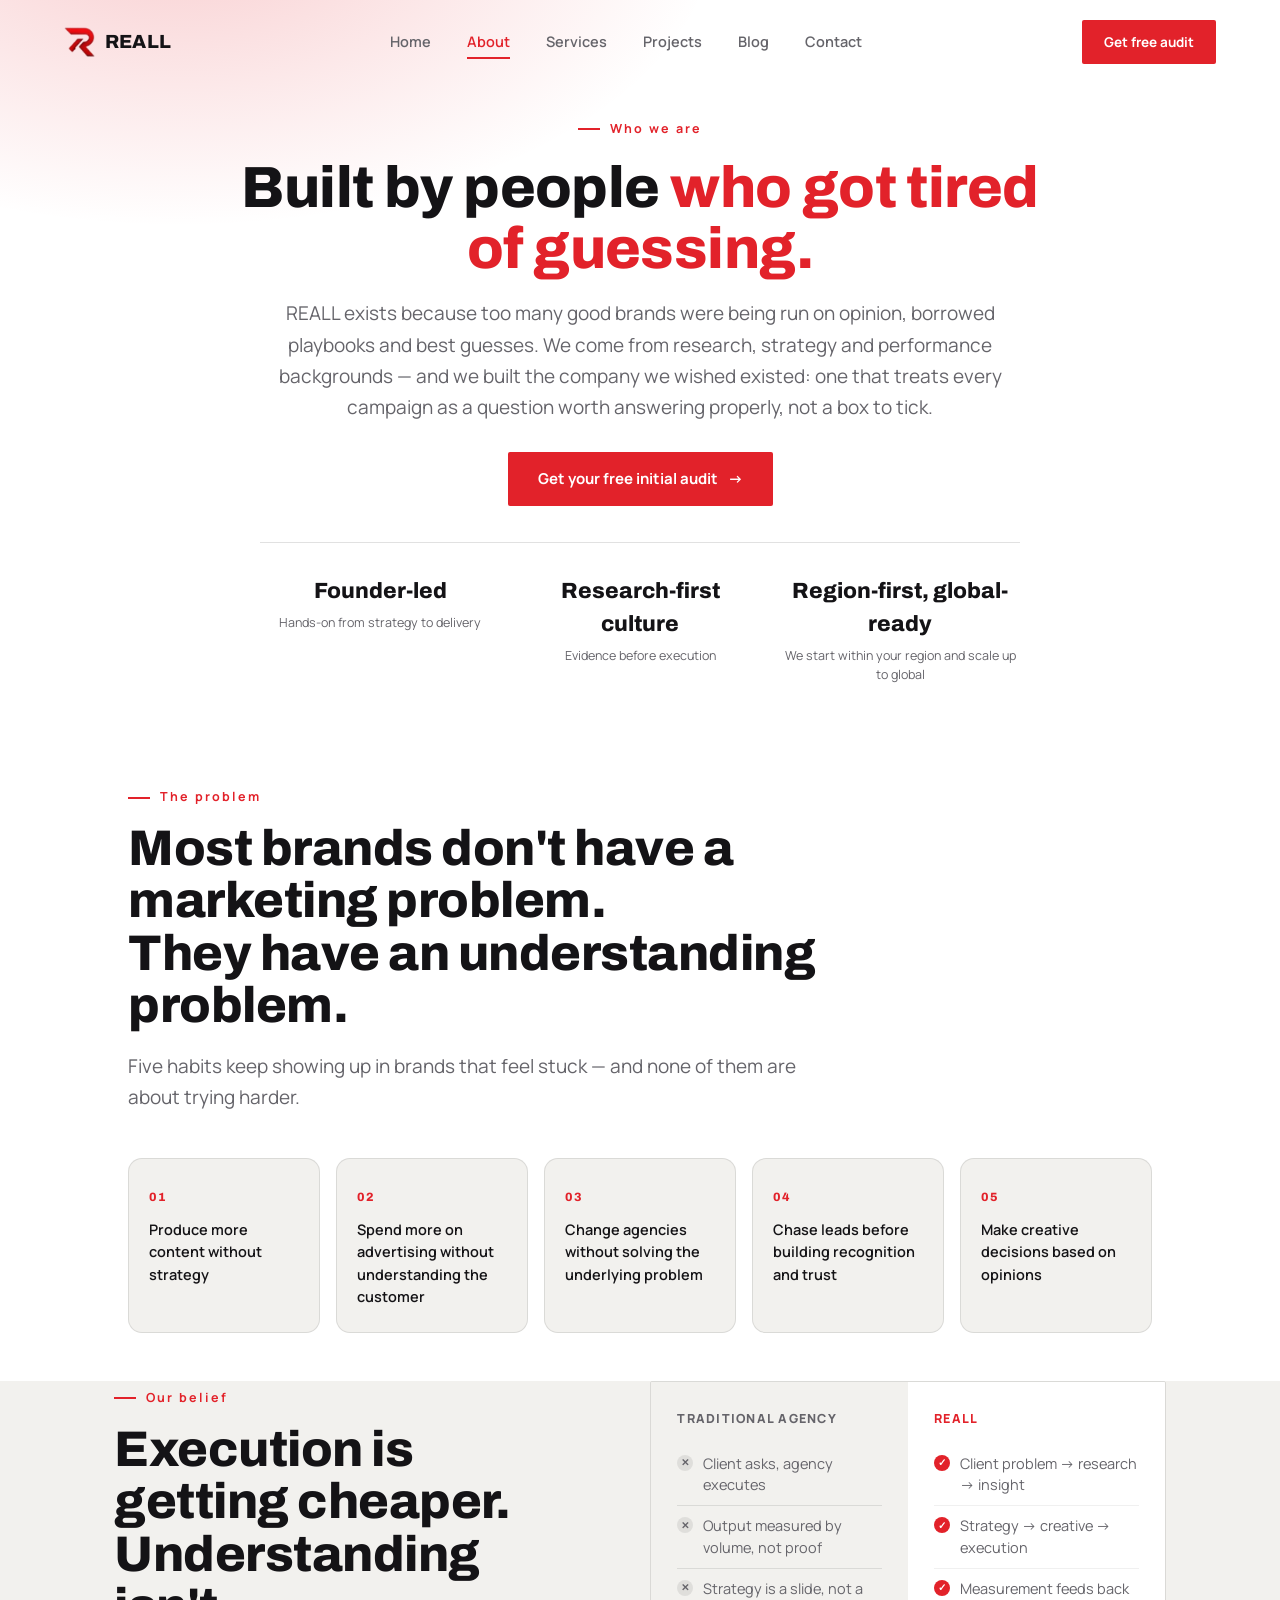
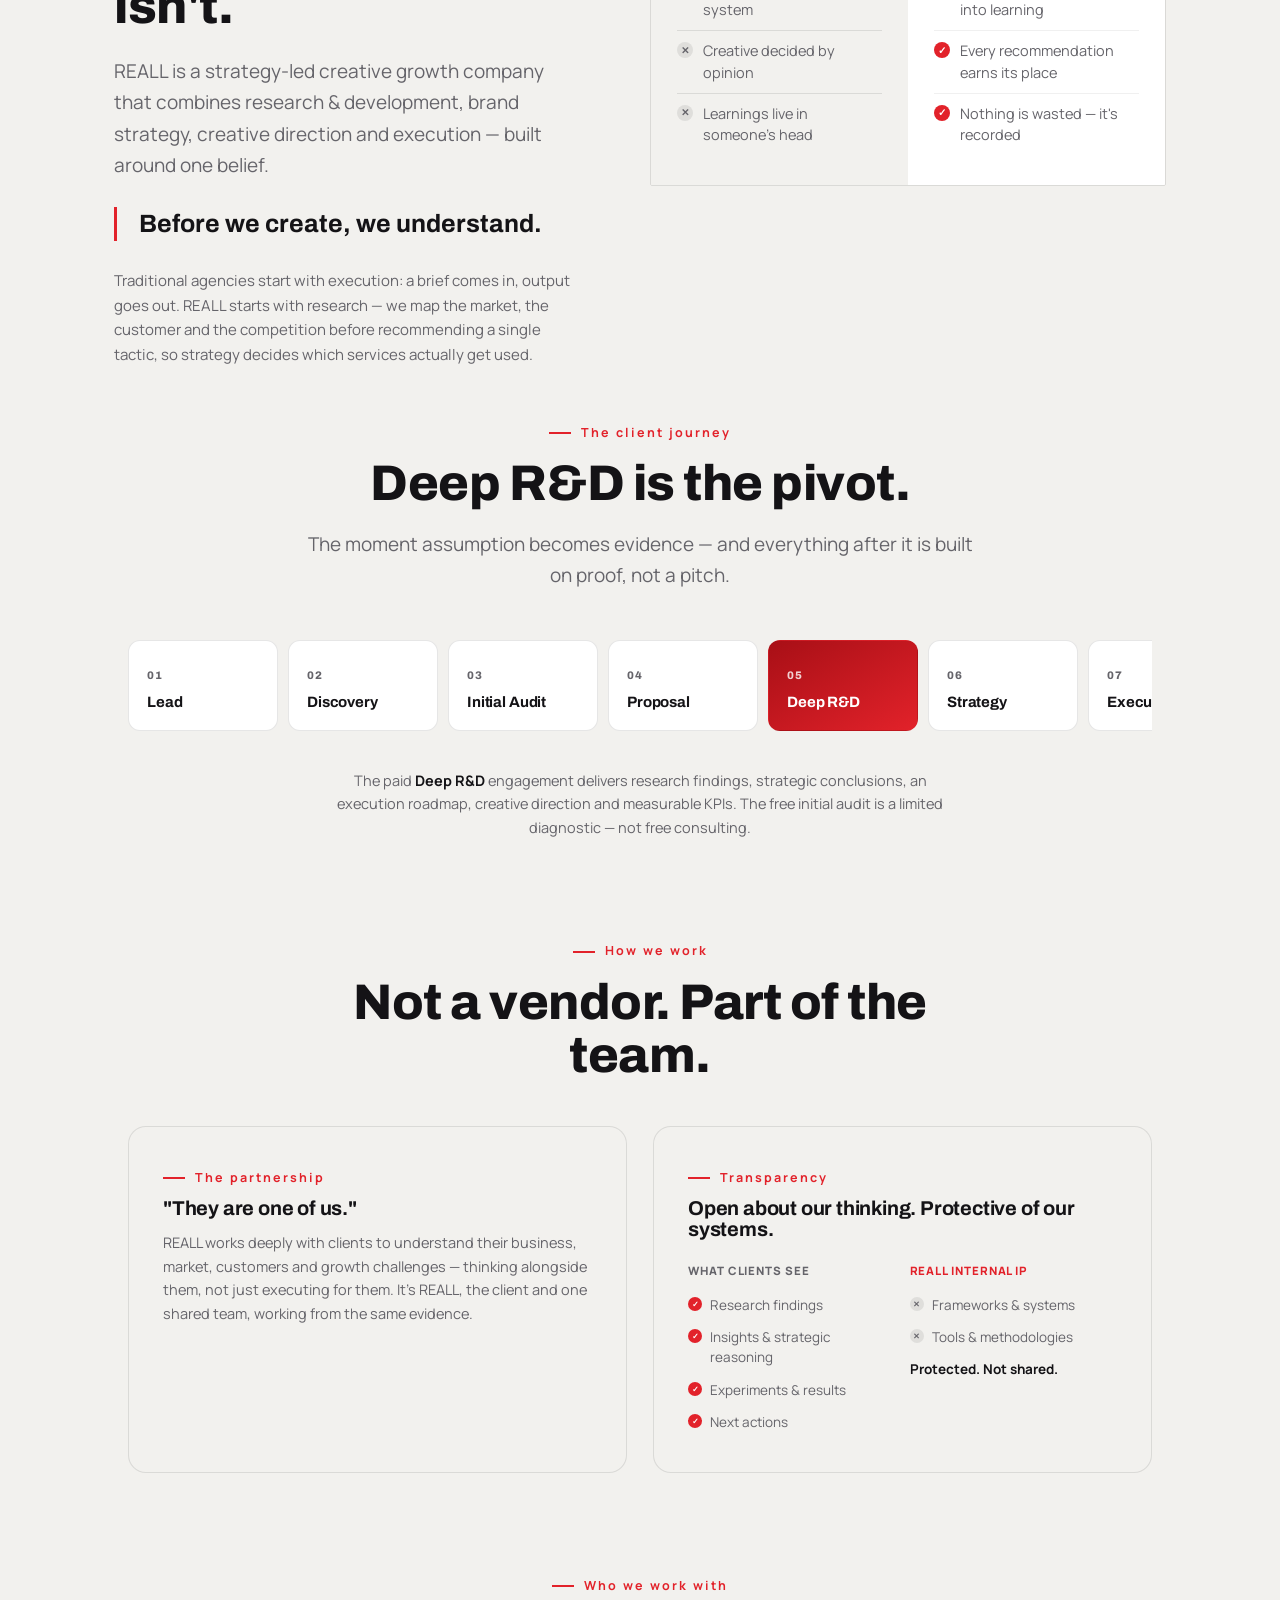
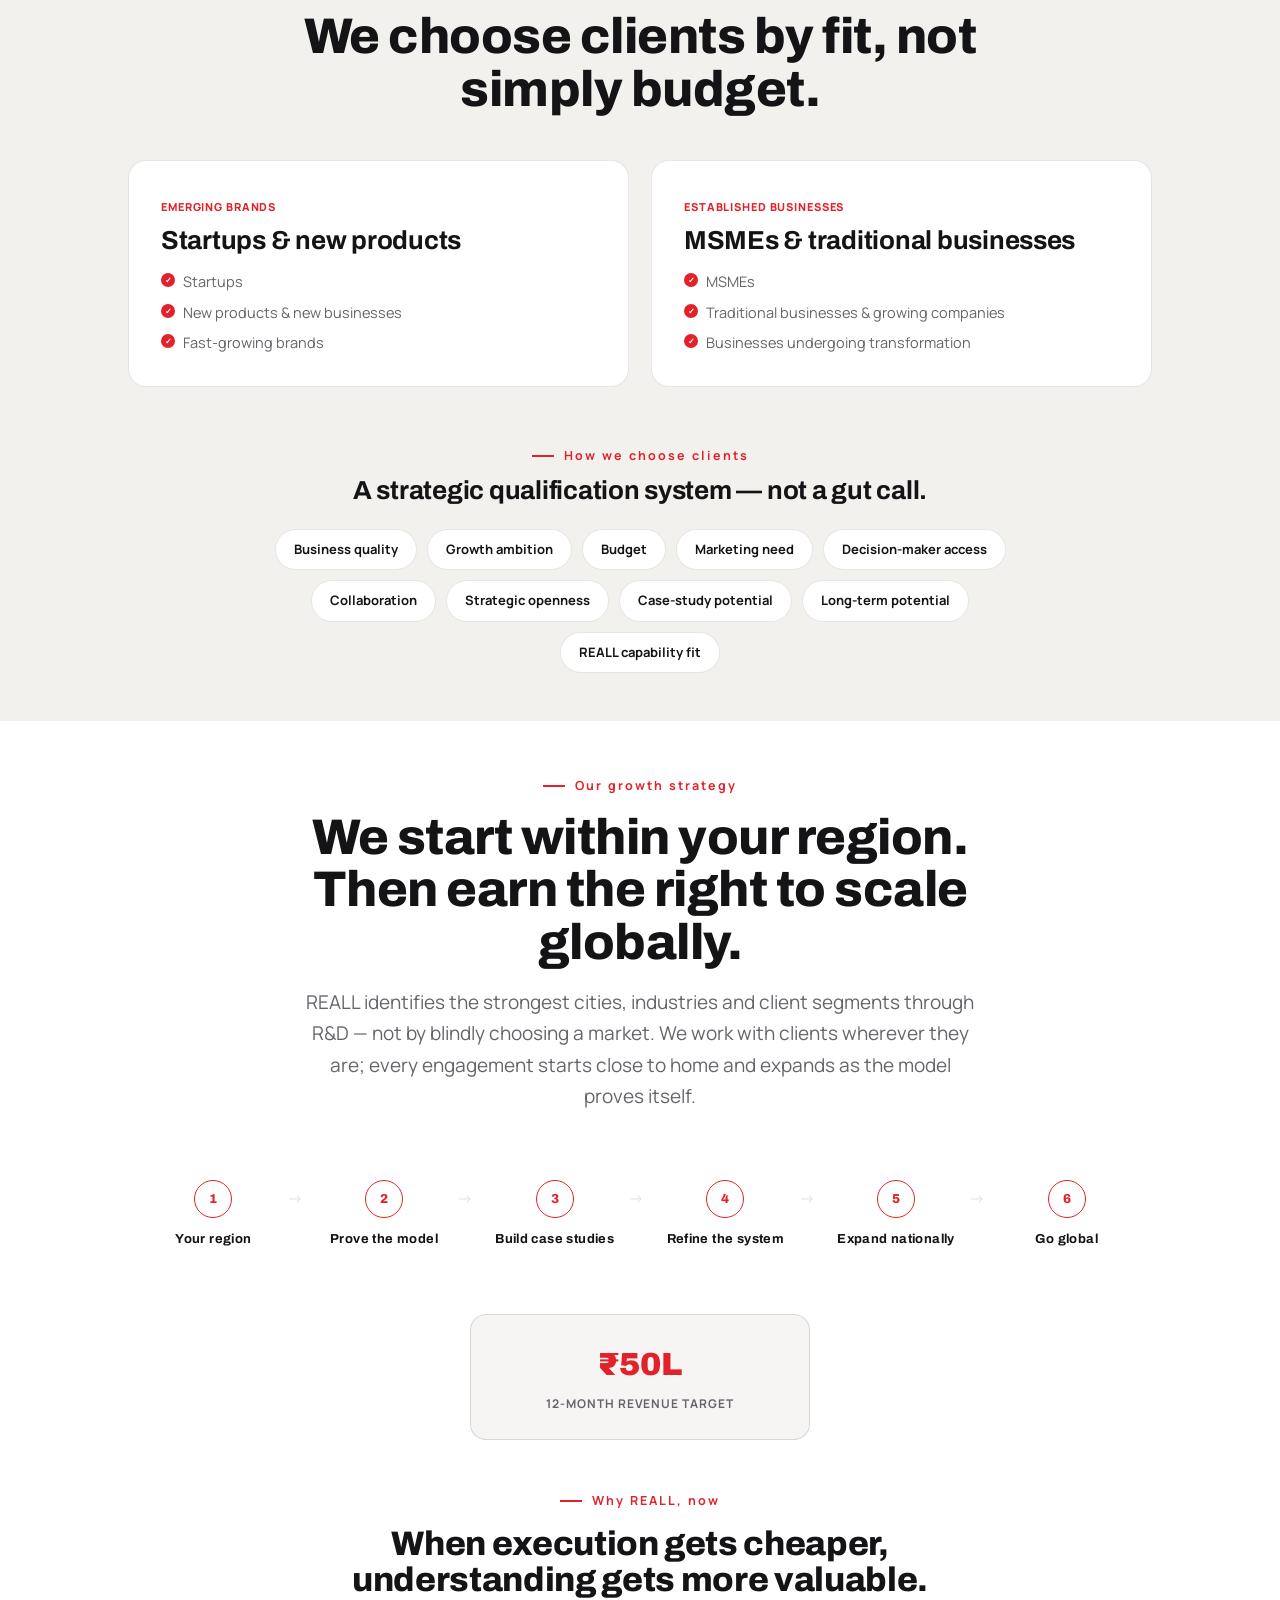
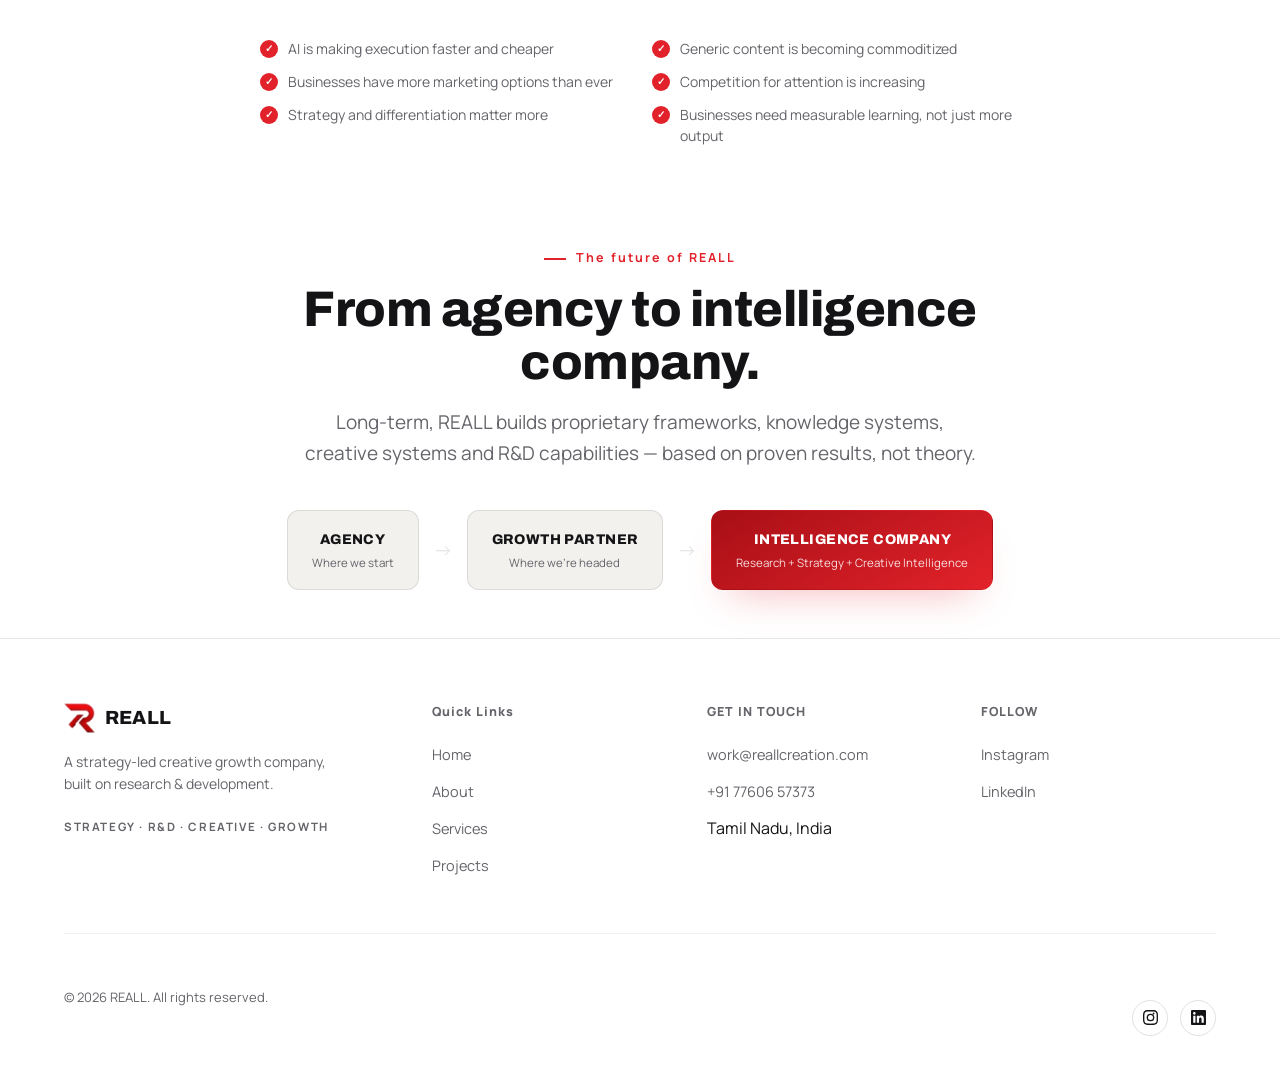
<file: reall/about.html>
<!DOCTYPE html>
<html lang="en">
<head>
<meta charset="UTF-8">
<meta name="viewport" content="width=device-width, initial-scale=1.0, viewport-fit=cover">
<title>About REALL — Strategy-Led Creative Growth, Built on R&D</title>
<meta name="description" content="REALL is a strategy-led creative growth company built on research & development. Learn our philosophy, our R&D engine, who we work with, and where we're headed.">
<link rel="preconnect" href="https://fonts.googleapis.com">
<link rel="preconnect" href="https://fonts.gstatic.com" crossorigin>
<link href="https://fonts.googleapis.com/css2?family=Archivo:wght@500;600;700;800;900&family=Manrope:wght@400;500;600;700;800&display=swap" rel="stylesheet">
<link rel="stylesheet" href="about.css">
</head>
<body>

<!-- ============ NAVBAR ============ -->
<header id="navbar">
  <a href="index.html" class="brand">
    <img src="[data-uri]" alt="REALL logo">
    <span>REALL</span>
  </a>
  <nav class="nav-links">
    <a href="index.html">Home</a>
    <a href="about.html" class="active-link">About</a>
    <a href="service.html">Services</a>
    <a href="project.html">Projects</a>
    <a href="blog.html">Blog</a>
    <a href="contact.html">Contact</a>
  </nav>
  <div class="nav-cta">
    <button class="btn btn-primary js-open-audit" type="button">Get free audit</button>
    <button class="nav-toggle" id="navToggle" aria-label="Open menu" aria-expanded="false">
      <span></span><span></span><span></span>
    </button>
  </div>
</header>

<!-- ============ MOBILE NAV ============ -->
<div id="mobileNav">
   <a href="index.html">Home</a>
    <a href="about.html" class="active-link">About</a>
    <a href="service.html">Services</a>
    <a href="project.html">Projects</a>
    <a href="blog.html">Blog</a>
    <a href="contact.html">Contact</a>
  <button class="btn btn-primary js-open-audit" type="button">Get free audit</button>
</div>

<!-- ============ ABOUT HERO ============ -->
<section id="about-hero">
  <div class="ah-wrap">
    <span class="eyebrow anim-in" style="justify-content:center;animation-delay:.05s">Who we are</span>
    <h1 class="anim-in" style="animation-delay:.15s">Built by people <span class="accent">who got tired of guessing.</span></h1>
    <p class="lede on-dark anim-in" style="animation-delay:.28s;margin-left:auto;margin-right:auto;">REALL exists because too many good brands were being run on opinion, borrowed playbooks and best guesses. We come from research, strategy and performance backgrounds — and we built the company we wished existed: one that treats every campaign as a question worth answering properly, not a box to tick.</p>
    <div class="ah-cta anim-in" style="animation-delay:.4s">
      <button class="btn btn-primary js-open-audit" type="button">Get your free initial audit <span class="btn-arrow">→</span></button>
    </div>
    <div class="ah-stats anim-in" style="animation-delay:.5s">
      <div><span class="n">Founder-led</span><span class="l">Hands-on from strategy to delivery</span></div>
      <div><span class="n">Research-first culture</span><span class="l">Evidence before execution</span></div>
      <div><span class="n">Region-first, global-ready</span><span class="l">We start within your region and scale up to global</span></div>
    </div>
  </div>
</section>

<!-- ============ THE PROBLEM ============ -->
<section id="problem" class="light">
  <div class="wrap">
    <div class="section-head">
      <span class="eyebrow">The problem</span>
      <h2>Most brands don't have a marketing problem.<br>They have an understanding problem.</h2>
      <p class="lede on-light">Five habits keep showing up in brands that feel stuck — and none of them are about trying harder.</p>
    </div>
    <div class="problem-grid">
      <div class="problem-card"><span class="pc-num">01</span><p>Produce more content without strategy</p></div>
      <div class="problem-card"><span class="pc-num">02</span><p>Spend more on advertising without understanding the customer</p></div>
      <div class="problem-card"><span class="pc-num">03</span><p>Change agencies without solving the underlying problem</p></div>
      <div class="problem-card"><span class="pc-num">04</span><p>Chase leads before building recognition and trust</p></div>
      <div class="problem-card"><span class="pc-num">05</span><p>Make creative decisions based on opinions</p></div>
    </div>
  </div>
</section>

<!-- ============ OUR BELIEF (execution-first vs understanding-first) ============ -->
<section id="belief" class="soft">
  <div class="wrap">
    <div class="about-grid">
      <div>
        <span class="eyebrow">Our belief</span>
        <h2 style="margin-top:16px;">Execution is getting cheaper. Understanding isn't.</h2>
        <p class="lede on-light" style="margin-top:22px;">REALL is a strategy-led creative growth company that combines research &amp; development, brand strategy, creative direction and execution — built around one belief.</p>
        <p class="about-quote">Before we create, we understand.</p>
        <p class="lede on-light" style="margin-top:28px;font-size:15px;">Traditional agencies start with execution: a brief comes in, output goes out. REALL starts with research — we map the market, the customer and the competition before recommending a single tactic, so strategy decides which services actually get used.</p>
      </div>
      <div class="compare">
        <div class="exec">
          <h4>TRADITIONAL AGENCY</h4>
          <ul>
            <li><span class="mark no">✕</span> Client asks, agency executes</li>
            <li><span class="mark no">✕</span> Output measured by volume, not proof</li>
            <li><span class="mark no">✕</span> Strategy is a slide, not a system</li>
            <li><span class="mark no">✕</span> Creative decided by opinion</li>
            <li><span class="mark no">✕</span> Learnings live in someone's head</li>
          </ul>
        </div>
        <div class="reall">
          <h4>REALL</h4>
          <ul>
            <li><span class="mark yes">✓</span> Client problem → research → insight</li>
            <li><span class="mark yes">✓</span> Strategy → creative → execution</li>
            <li><span class="mark yes">✓</span> Measurement feeds back into learning</li>
            <li><span class="mark yes">✓</span> Every recommendation earns its place</li>
            <li><span class="mark yes">✓</span> Nothing is wasted — it's recorded</li>
          </ul>
        </div>
      </div>
    </div>
  </div>
</section>

<!-- ============ PHILOSOPHY ============ -->
<!-- ============ CLIENT JOURNEY ============ -->
<section id="journey">
  <div class="wrap">
    <div class="section-head" style="margin:0 auto;text-align:center;max-width:680px;">
      <span class="eyebrow" style="justify-content:center;">The client journey</span>
      <h2>Deep R&amp;D is the pivot.</h2>
      <p class="lede on-light" style="margin-left:auto;margin-right:auto;">The moment assumption becomes evidence — and everything after it is built on proof, not a pitch.</p>
    </div>
    <div class="journey-track" role="list" aria-label="Client journey stages">
      <div class="journey-step" role="listitem"><span class="js-num">01</span><h4>Lead</h4></div>
      <div class="journey-step" role="listitem"><span class="js-num">02</span><h4>Discovery</h4></div>
      <div class="journey-step" role="listitem"><span class="js-num">03</span><h4>Initial Audit</h4></div>
      <div class="journey-step" role="listitem"><span class="js-num">04</span><h4>Proposal</h4></div>
      <div class="journey-step pivot" role="listitem"><span class="js-num">05</span><h4>Deep R&amp;D</h4></div>
      <div class="journey-step" role="listitem"><span class="js-num">06</span><h4>Strategy</h4></div>
      <div class="journey-step" role="listitem"><span class="js-num">07</span><h4>Execution</h4></div>
      <div class="journey-step" role="listitem"><span class="js-num">08</span><h4>Measurement</h4></div>
      <div class="journey-step" role="listitem"><span class="js-num">09</span><h4>Optimization</h4></div>
    </div>
    <p class="journey-note">The paid <b>Deep R&amp;D</b> engagement delivers research findings, strategic conclusions, an execution roadmap, creative direction and measurable KPIs. The free initial audit is a limited diagnostic — not free consulting.</p>
  </div>
</section>

<!-- ============ PARTNERSHIP + TRANSPARENCY ============ -->
<section id="partnership" class="soft">
  <div class="wrap">
    <div class="section-head" style="margin:0 auto 0;text-align:center;max-width:680px;">
      <span class="eyebrow" style="justify-content:center;">How we work</span>
      <h2>Not a vendor. Part of the team.</h2>
    </div>
    <div class="pt-grid">
      <div class="pt-card">
        <span class="eyebrow">The partnership</span>
        <h3 style="margin-top:10px;">"They are one of us."</h3>
        <p>REALL works deeply with clients to understand their business, market, customers and growth challenges — thinking alongside them, not just executing for them. It's REALL, the client and one shared team, working from the same evidence.</p>
      </div>
      <div class="pt-card">
        <span class="eyebrow">Transparency</span>
        <h3 style="margin-top:10px;">Open about our thinking. Protective of our systems.</h3>
        <div class="pt-cols">
          <div class="col">
            <h5>WHAT CLIENTS SEE</h5>
            <ul>
              <li><span class="mark yes" style="width:14px;height:14px;font-size:8px;">✓</span> Research findings</li>
              <li><span class="mark yes" style="width:14px;height:14px;font-size:8px;">✓</span> Insights &amp; strategic reasoning</li>
              <li><span class="mark yes" style="width:14px;height:14px;font-size:8px;">✓</span> Experiments &amp; results</li>
              <li><span class="mark yes" style="width:14px;height:14px;font-size:8px;">✓</span> Next actions</li>
            </ul>
          </div>
          <div class="col protected">
            <h5>REALL INTERNAL IP</h5>
            <ul>
              <li><span class="mark no" style="width:14px;height:14px;font-size:8px;">✕</span> Frameworks &amp; systems</li>
              <li><span class="mark no" style="width:14px;height:14px;font-size:8px;">✕</span> Tools &amp; methodologies</li>
              <li style="font-weight:700;color:var(--text-hi-light);">Protected. Not shared.</li>
            </ul>
          </div>
        </div>
      </div>
    </div>
  </div>
</section>

<!-- ============ WHO WE WORK WITH ============ -->
<section id="audience" class="soft">
  <div class="wrap">
    <div class="section-head" style="margin:0 auto;text-align:center;max-width:680px;">
      <span class="eyebrow" style="justify-content:center;">Who we work with</span>
      <h2>We choose clients by fit, not simply budget.</h2>
    </div>
    <div class="aud-grid">
      <div class="aud-card">
        <span class="tag">EMERGING BRANDS</span>
        <h3>Startups &amp; new products</h3>
        <ul>
          <li><span class="mark yes" style="width:14px;height:14px;font-size:8px;flex:0 0 auto;">✓</span> Startups</li>
          <li><span class="mark yes" style="width:14px;height:14px;font-size:8px;flex:0 0 auto;">✓</span> New products &amp; new businesses</li>
          <li><span class="mark yes" style="width:14px;height:14px;font-size:8px;flex:0 0 auto;">✓</span> Fast-growing brands</li>
        </ul>
      </div>
      <div class="aud-card">
        <span class="tag">ESTABLISHED BUSINESSES</span>
        <h3>MSMEs &amp; traditional businesses</h3>
        <ul>
          <li><span class="mark yes" style="width:14px;height:14px;font-size:8px;flex:0 0 auto;">✓</span> MSMEs</li>
          <li><span class="mark yes" style="width:14px;height:14px;font-size:8px;flex:0 0 auto;">✓</span> Traditional businesses &amp; growing companies</li>
          <li><span class="mark yes" style="width:14px;height:14px;font-size:8px;flex:0 0 auto;">✓</span> Businesses undergoing transformation</li>
        </ul>
      </div>
    </div>
    <div class="qualify-title">
      <span class="eyebrow" style="justify-content:center;">How we choose clients</span>
      <h3 style="margin-top:12px;">A strategic qualification system — not a gut call.</h3>
    </div>
    <div class="qualify-chips">
      <span>Business quality</span><span>Growth ambition</span><span>Budget</span><span>Marketing need</span>
      <span>Decision-maker access</span><span>Collaboration</span><span>Strategic openness</span>
      <span>Case-study potential</span><span>Long-term potential</span><span>REALL capability fit</span>
    </div>
  </div>
</section>

<!-- ============ ROADMAP + WHY NOW ============ -->
<section id="roadmap">
  <div class="wrap">
    <div class="section-head" style="margin:0 auto;text-align:center;max-width:680px;color:var(--text-hi-light);">
      <span class="eyebrow" style="justify-content:center;">Our growth strategy</span>
      <h2>We start within your region. Then earn the right to scale globally.</h2>
      <p class="lede on-dark" style="margin-left:auto;margin-right:auto;">REALL identifies the strongest cities, industries and client segments through R&amp;D — not by blindly choosing a market. We work with clients wherever they are; every engagement starts close to home and expands as the model proves itself.</p>
    </div>
    <div class="roadmap-flow" role="list" aria-label="Growth roadmap">
      <div class="rm-step" role="listitem"><div class="rm-n">1</div><h5>Your region</h5></div>
      <div class="rm-step" role="listitem"><div class="rm-n">2</div><h5>Prove the model</h5></div>
      <div class="rm-step" role="listitem"><div class="rm-n">3</div><h5>Build case studies</h5></div>
      <div class="rm-step" role="listitem"><div class="rm-n">4</div><h5>Refine the system</h5></div>
      <div class="rm-step" role="listitem"><div class="rm-n">5</div><h5>Expand nationally</h5></div>
      <div class="rm-step" role="listitem"><div class="rm-n">6</div><h5>Go global</h5></div>
    </div>
    <div class="rm-target">
      <div class="rt-n">₹50L</div>
      <div class="rt-l">12-MONTH REVENUE TARGET</div>
    </div>

    <div class="section-head" style="margin:44px auto 0;text-align:center;max-width:680px;color:var(--text-hi-light);">
      <span class="eyebrow" style="justify-content:center;">Why REALL, now</span>
      <h2 style="font-size:clamp(24px,3.2vw,34px);">When execution gets cheaper, understanding gets more valuable.</h2>
    </div>
    <ul class="forces-wrap">
      <li><span class="mk">✓</span> AI is making execution faster and cheaper</li>
      <li><span class="mk">✓</span> Generic content is becoming commoditized</li>
      <li><span class="mk">✓</span> Businesses have more marketing options than ever</li>
      <li><span class="mk">✓</span> Competition for attention is increasing</li>
      <li><span class="mk">✓</span> Strategy and differentiation matter more</li>
      <li><span class="mk">✓</span> Businesses need measurable learning, not just more output</li>
    </ul>
  </div>
</section>

<!-- ============ FUTURE OF REALL ============ -->
<section id="future" class="light">
  <div class="wrap">
    <div class="section-head" style="margin:0 auto;text-align:center;max-width:680px;">
      <span class="eyebrow" style="justify-content:center;">The future of REALL</span>
      <h2>From agency to intelligence company.</h2>
      <p class="lede on-light" style="margin-left:auto;margin-right:auto;">Long-term, REALL builds proprietary frameworks, knowledge systems, creative systems and R&amp;D capabilities — based on proven results, not theory.</p>
    </div>
    <div class="future-flow">
      <div class="fv-node"><h5>AGENCY</h5><p>Where we start</p></div>
      <span class="fv-arrow">→</span>
      <div class="fv-node"><h5>GROWTH PARTNER</h5><p>Where we're headed</p></div>
      <span class="fv-arrow">→</span>
      <div class="fv-node emph"><h5>INTELLIGENCE COMPANY</h5><p>Research + Strategy + Creative Intelligence</p></div>
    </div>
  </div>
</section>

<!-- ============ FINAL CTA ============ -->

<!-- ============ FREE AUDIT MODAL (LEAD GENERATION FORM) ============ -->
<div id="auditModal" class="modal-overlay" aria-hidden="true">
  <div class="modal-card" role="dialog" aria-modal="true" aria-labelledby="auditModalTitle">
    <button class="modal-close" id="auditModalClose" aria-label="Close">
      <svg viewBox="0 0 24 24"><path d="M6 6l12 12M18 6L6 18" stroke="currentColor" stroke-width="2" stroke-linecap="round"/></svg>
    </button>
    <span class="eyebrow">Free initial audit</span>
    <h3 id="auditModalTitle" style="color:var(--text-hi-light);margin-top:14px;">Request your free brand audit</h3>
    <p style="font-size:14.5px;color:var(--text-lo-dark);margin-top:10px;margin-bottom:26px;max-width:52ch;">A limited diagnostic look at your current marketing — not a sales call. Tell us a little about your brand and we'll tell you honestly if we're a fit.</p>
    <form id="auditForm" novalidate>
      <div class="field-row">
        <div class="field"><label for="a-name">Full name</label><input id="a-name" name="name" type="text" required placeholder="Your name"></div>
        <div class="field"><label for="a-email">Work email</label><input id="a-email" name="email" type="email" required placeholder="you@company.com"></div>
      </div>
      <div class="field-row">
        <div class="field"><label for="a-phone">Phone</label><input id="a-phone" name="phone" type="tel" required placeholder="+91"></div>
        <div class="field"><label for="a-company">Brand / company name</label><input id="a-company" name="company" type="text" required placeholder="Your brand"></div>
      </div>
      <div class="field-row">
        <div class="field"><label for="a-website">Website (optional)</label><input id="a-website" name="website" type="url" placeholder="https://"></div>
        <div class="field">
          <label for="a-budget">Monthly marketing budget</label>
          <select id="a-budget" name="budget" required>
            <option value="" disabled selected>Select a range</option>
            <option>Under ₹50,000</option>
            <option>₹50,000 – ₹2,00,000</option>
            <option>₹2,00,000 – ₹5,00,000</option>
            <option>Above ₹5,00,000</option>
          </select>
        </div>
      </div>
      <div class="field">
        <label for="a-challenge">What's the main challenge you're facing?</label>
        <textarea id="a-challenge" name="challenge" required placeholder="Tell us briefly what's not working today"></textarea>
      </div>
      <div class="form-foot">
        <small>This is a free, limited diagnostic — not a sales call. We'll only reach out if we're a genuine fit.</small>
        <button type="submit" class="btn btn-primary">Request my free audit</button>
      </div>
    </form>
    <div class="form-success" id="auditSuccess">
      <div class="tick"><svg width="20" height="20" viewBox="0 0 24 24" fill="none"><path d="M5 13l4 4L19 7" stroke="#fff" stroke-width="2.5" stroke-linecap="round" stroke-linejoin="round"/></svg></div>
      <h4>Request received.</h4>
      <p>We'll review your details and get back to you within 2 business days with next steps.</p>
    </div>
  </div>
</div>

<!-- ============ FOOTER ============ -->
<footer>
  <div class="footer-top">
    <div class="footer-brand">
      <a href="#hero" class="brand">
        <img src="[data-uri]" alt="REALL logo">
        <span>REALL</span>
      </a>
      <p>A strategy-led creative growth company, built on research &amp; development.</p>
      <div class="footer-lockup">STRATEGY · R&amp;D · CREATIVE · GROWTH</div>
    </div>
    <div class="footer-col">
      <h5>Quick Links</h5>
      <ul>
        <li><a href="index.html">Home</a></li>
        <li> <a href="about.html">About</a></li>
        <li> <a href="service.html">Services</a></li>
        <li><a href="project.html">Projects</a></li>
      </ul>
    </div>
    <div class="footer-col">
      <h5>GET IN TOUCH</h5>
      <ul>
        <li><a href="mailto:work@reallcreation.com" target="_blank" rel="noopener noreferrer" onclick="return openMail(event)">work@reallcreation.com</a></li>
        <li><a href="tel:+917760657373">+91 77606 57373</a></li>
        <li>Tamil Nadu, India</li>
      </ul>
    </div>
    <div class="footer-col">
      <h5>FOLLOW</h5>
      <ul>
        <li><a href="https://www.instagram.com/reall_creation?utm_source=ig_web_button_share_sheet&stkn=ZDNlZDc0MzIxNw==" target="_blank" rel="noopener noreferrer">Instagram</a></li>
        <li><a href="https://www.linkedin.com/company/111871460/admin/" target="_blank" rel="noopener noreferrer">LinkedIn</a></li>
      </ul>
    </div>
  </div>
  <div class="footer-bottom">
    <span>© 2026 REALL. All rights reserved.</span>
    <div class="social-row">
      <a href="https://www.instagram.com/reall_creation?utm_source=ig_web_button_share_sheet&stkn=ZDNlZDc0MzIxNw==" target="_blank" rel="noopener noreferrer" aria-label="Instagram"><svg viewBox="0 0 24 24"><path d="M12 2.2c3.2 0 3.6 0 4.85.07 3.25.15 4.77 1.69 4.92 4.92.06 1.25.07 1.62.07 4.81 0 3.2 0 3.56-.07 4.81-.15 3.22-1.66 4.77-4.92 4.92-1.25.06-1.62.07-4.85.07-3.2 0-3.56 0-4.81-.07-3.26-.15-4.77-1.7-4.92-4.92-.06-1.25-.07-1.61-.07-4.81 0-3.19 0-3.56.07-4.81.15-3.23 1.66-4.77 4.92-4.92C8.44 2.2 8.8 2.2 12 2.2zM12 0C8.74 0 8.33 0 7.05.07c-4.35.2-6.78 2.62-6.98 6.98C0 8.33 0 8.74 0 12s0 3.67.07 4.95c.2 4.36 2.62 6.78 6.98 6.98C8.33 24 8.74 24 12 24s3.67 0 4.95-.07c4.35-.2 6.79-2.62 6.98-6.98.07-1.28.07-1.69.07-4.95s0-3.67-.07-4.95c-.19-4.35-2.62-6.78-6.98-6.98C15.67 0 15.26 0 12 0zm0 5.84A6.16 6.16 0 1 0 18.16 12 6.16 6.16 0 0 0 12 5.84zm0 10.16A4 4 0 1 1 16 12a4 4 0 0 1-4 4zm6.4-10.4a1.44 1.44 0 1 1-1.44-1.44 1.44 1.44 0 0 1 1.44 1.44z"/></svg></a>
      <a href="https://www.linkedin.com/company/111871460/admin/" target="_blank" rel="noopener noreferrer" aria-label="LinkedIn"><svg viewBox="0 0 24 24"><path d="M20.45 20.45h-3.56v-5.57c0-1.33-.02-3.04-1.85-3.04-1.85 0-2.14 1.45-2.14 2.94v5.67H9.34V9h3.42v1.56h.05c.48-.9 1.64-1.85 3.38-1.85 3.61 0 4.28 2.38 4.28 5.47v6.27zM5.34 7.43a2.06 2.06 0 1 1 0-4.12 2.06 2.06 0 0 1 0 4.12zM7.12 20.45H3.56V9h3.56v11.45zM22.22 0H1.77C.79 0 0 .77 0 1.73v20.54C0 23.23.79 24 1.77 24h20.45c.98 0 1.78-.77 1.78-1.73V1.73C24 .77 23.2 0 22.22 0z"/></svg></a>
         </div>
  </div>
</footer>

<!-- ============ SCROLL TO TOP ============ -->
<button id="scrollTop" aria-label="Scroll to top">
  <svg viewBox="0 0 24 24"><path d="M12 4l-8 8h5v8h6v-8h5z"/></svg>
</button>

<script src="about.js"></script>

</body>
</html>
</file>
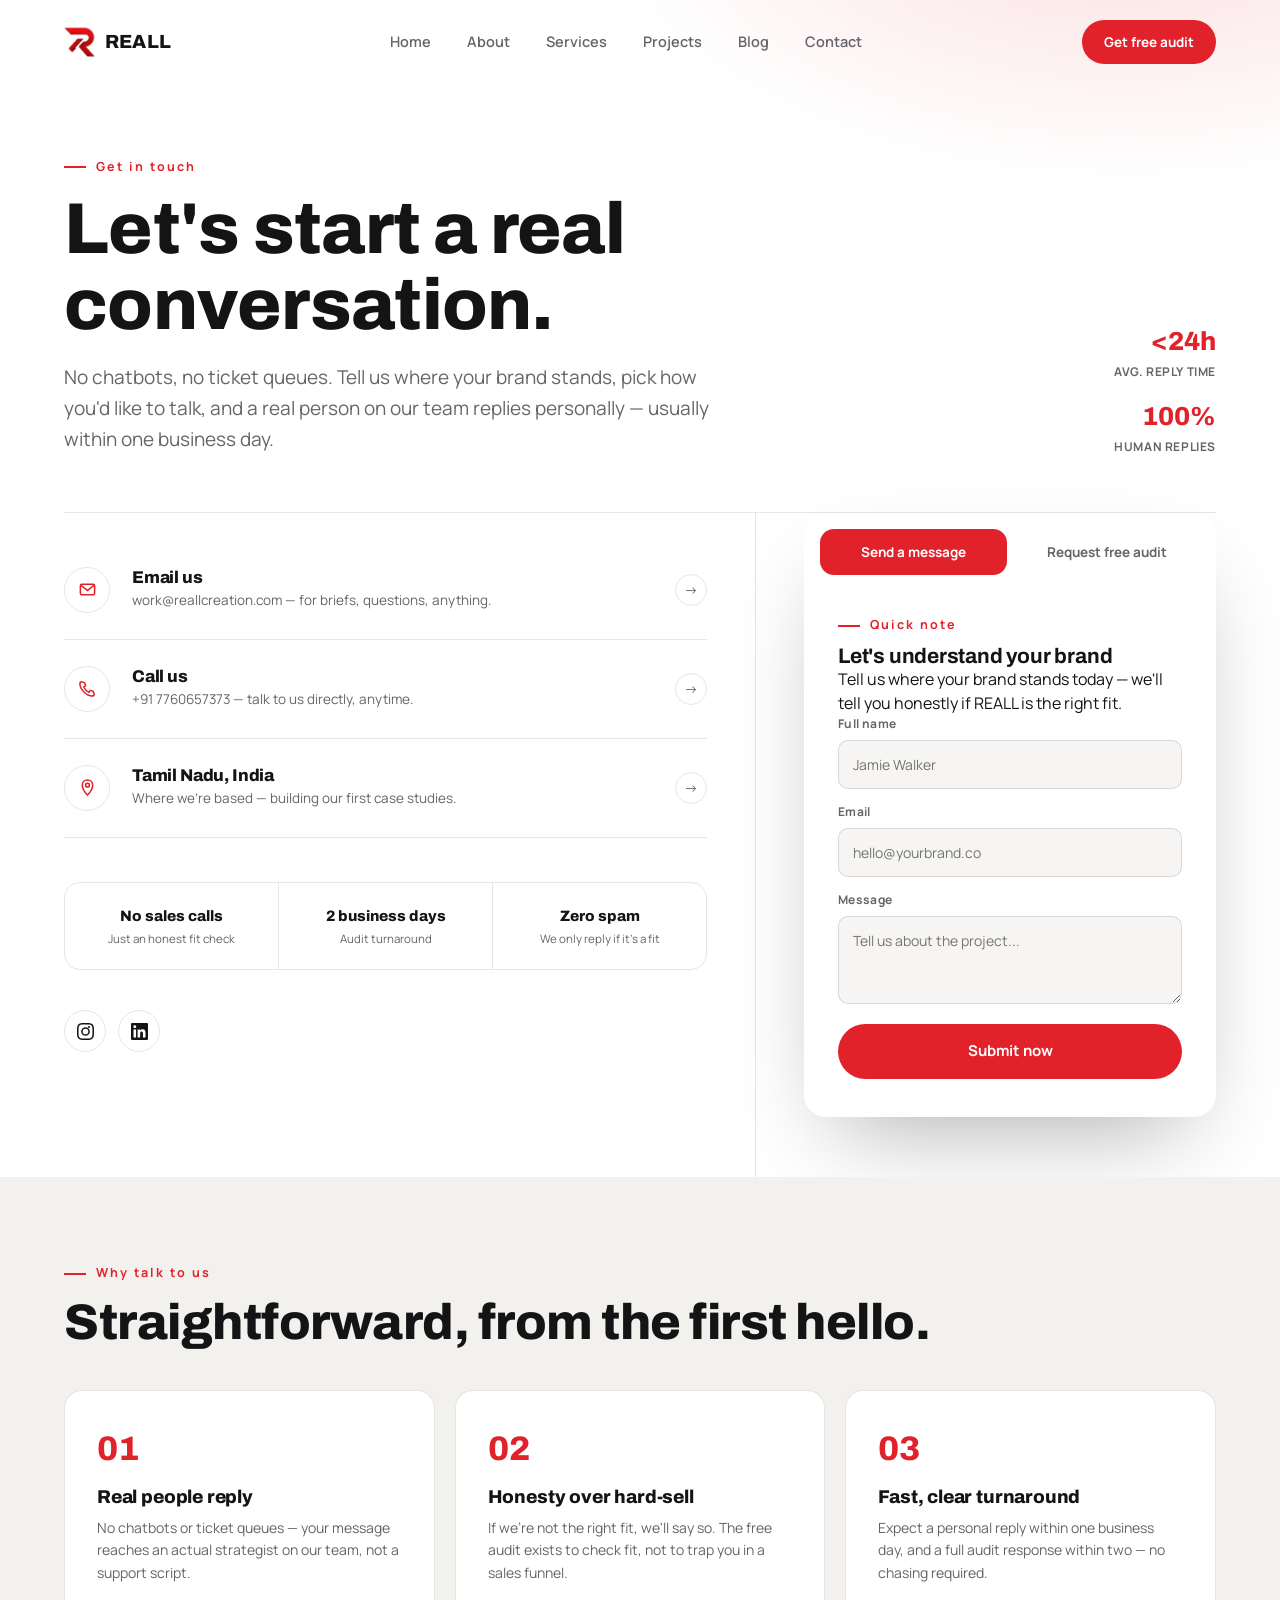
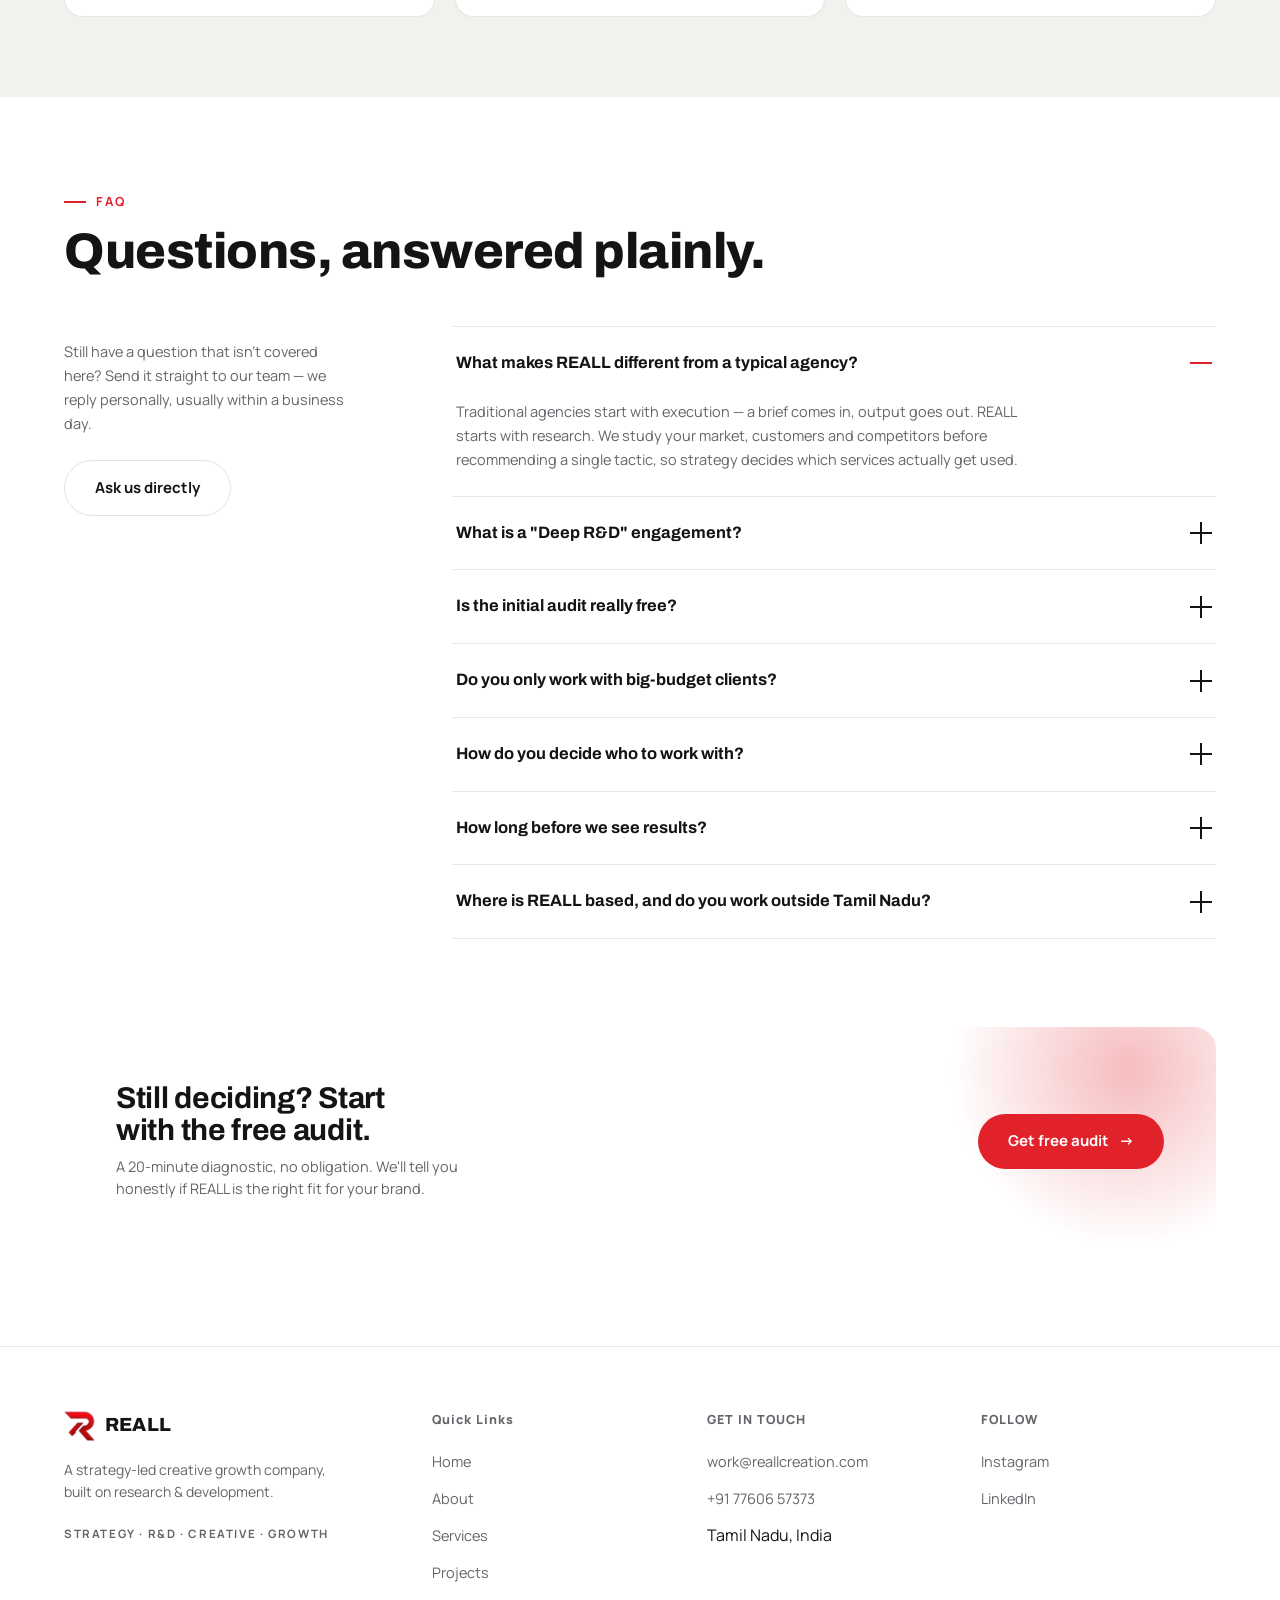
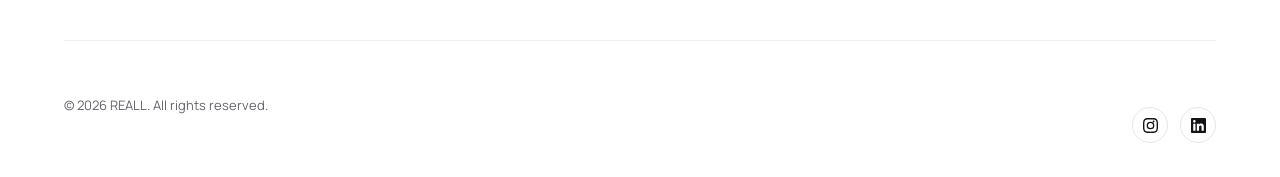
<file: reall/contact.html>
<!DOCTYPE html>
<html lang="en">
<head>
<meta charset="UTF-8">
<meta name="viewport" content="width=device-width, initial-scale=1.0, viewport-fit=cover">
<title>Contact REALL — Let's Talk Strategy</title>
<meta name="description" content="Get in touch with REALL. Request a free brand audit, message our team, or find our contact details — Tamil Nadu, India.">
<link rel="preconnect" href="https://fonts.googleapis.com">
<link rel="preconnect" href="https://fonts.gstatic.com" crossorigin>
<link href="https://fonts.googleapis.com/css2?family=Archivo:wght@500;600;700;800;900&family=Manrope:wght@400;500;600;700;800&display=swap" rel="stylesheet">
<link rel="stylesheet" href="contact.css">
<style>
/* Banner photo — zero-specificity fallbacks (contact.css still wins if it sets these) */
:where(#visual-banner){position:relative;overflow:hidden}
:where(#visual-banner) > :where(img.photo-fill){position:absolute;inset:0;width:100%;height:100%;object-fit:cover;object-position:center 25%;display:block}
</style>
</head>
<body>

<!-- ============ NAVBAR ============ -->
<header id="navbar">
  <a href="index.html" class="brand">
    <img src="[data-uri]" alt="REALL logo">
    <span>REALL</span>
  </a>
  <nav class="nav-links">
   <a href="index.html">Home</a>
    <a href="about.html">About</a>
    <a href="service.html">Services</a>
    <a href="project.html">Projects</a>
    <a href="blog.html">Blog</a>
    <a href="contact.html" class="active-link">Contact</a>
  </nav>
  <div class="nav-cta">
    <button class="btn btn-primary js-open-audit" type="button">Get free audit</button>
    <button class="nav-toggle" id="navToggle" aria-label="Open menu" aria-expanded="false">
      <span></span><span></span><span></span>
    </button>
  </div>
</header>

<!-- ============ MOBILE NAV ============ -->
<div id="mobileNav">
   <a href="index.html">Home</a>
    <a href="about.html">About</a>
    <a href="service.html">Services</a>
    <a href="project.html">Projects</a>
    <a href="blog.html">Blog</a>
    <a href="contact.html" class="active-link">Contact</a>
  <button class="btn btn-primary js-open-audit" type="button">Get free audit</button>
</div>

<!-- ============ HERO + SPLIT CONVERSATION STAGE ============ -->
<section id="contact-hero" class="light">
  <div class="hero-kicker-row">
    <div>
      <span class="eyebrow">Get in touch</span>
      <h1>Let's start a real conversation.</h1>
      <p class="lede on-light">No chatbots, no ticket queues. Tell us where your brand stands, pick how you'd like to talk, and a real person on our team replies personally — usually within one business day.</p>
    </div>
    <div class="hero-badges">
      <div class="hero-badge"><span class="n">&lt;24h</span><span class="l">Avg. reply time</span></div>
      <div class="hero-badge"><span class="n">100%</span><span class="l">Human replies</span></div>
    </div>
  </div>

  <div class="split-stage">
    <!-- LEFT: direct contact list + trust strip -->
    <div class="stage-left">
      <div class="contact-direct-list">
        <a href="mailto:work@reallcreation.com" target="_blank" rel="noopener noreferrer" class="direct-row" onclick="return openMail(event)">
          <span class="direct-icon"><svg viewBox="0 0 20 20" fill="none" stroke="currentColor" stroke-width="1.6"><rect x="2.5" y="4.5" width="15" height="11" rx="1.5"/><path d="M3 5.5l7 5.5 7-5.5"/></svg></span>
          <span class="direct-body">
            <h4>Email us</h4>
            <p>work@reallcreation.com — for briefs, questions, anything.</p>
          </span>
          <span class="direct-go">→</span>
        </a>
        <a href="tel:+91 7760657373" class="direct-row">
          <span class="direct-icon"><svg viewBox="0 0 20 20" fill="none" stroke="currentColor" stroke-width="1.6"><path d="M4 3l3 1 1 3-2 1.5a10 10 0 0 0 5.5 5.5L13 12l3 1 1 3c0 1-1 2-2 2C9 18 2 11 2 5c0-1 1-2 2-2z"/></svg></span>
          <span class="direct-body">
            <h4>Call us</h4>
            <p>+91 7760657373 — talk to us directly, anytime.</p>
          </span>
          <span class="direct-go">→</span>
        </a>
        <a href="#" class="direct-row" onclick="return false;">
          <span class="direct-icon"><svg viewBox="0 0 20 20" fill="none" stroke="currentColor" stroke-width="1.6"><path d="M10 2c-3 0-5.5 2.3-5.5 5.5C4.5 12 10 18 10 18s5.5-6 5.5-10.5C15.5 4.3 13 2 10 2z"/><circle cx="10" cy="7.5" r="2"/></svg></span>
          <span class="direct-body">
            <h4>Tamil Nadu, India</h4>
            <p>Where we're based — building our first case studies.</p>
          </span>
          <span class="direct-go">→</span>
        </a>
      </div>

      <div class="trust-strip">
        <div class="trust-cell"><div class="ti">No sales calls</div><div class="tl">Just an honest fit check</div></div>
        <div class="trust-cell"><div class="ti">2 business days</div><div class="tl">Audit turnaround</div></div>
        <div class="trust-cell"><div class="ti">Zero spam</div><div class="tl">We only reply if it's a fit</div></div>
      </div>

      <div class="social-row">
        <a href="https://www.instagram.com/reall_creation?utm_source=ig_web_button_share_sheet&stkn=ZDNlZDc0MzIxNw==" target="_blank" rel="noopener noreferrer" aria-label="Instagram"><svg viewBox="0 0 24 24"><path d="M12 2.2c3.2 0 3.6 0 4.85.07 3.25.15 4.77 1.69 4.92 4.92.06 1.25.07 1.62.07 4.81 0 3.2 0 3.56-.07 4.81-.15 3.22-1.66 4.77-4.92 4.92-1.25.06-1.62.07-4.85.07-3.2 0-3.56 0-4.81-.07-3.26-.15-4.77-1.7-4.92-4.92-.06-1.25-.07-1.61-.07-4.81 0-3.19 0-3.56.07-4.81.15-3.23 1.66-4.77 4.92-4.92C8.44 2.2 8.8 2.2 12 2.2zM12 0C8.74 0 8.33 0 7.05.07c-4.35.2-6.78 2.62-6.98 6.98C0 8.33 0 8.74 0 12s0 3.67.07 4.95c.2 4.36 2.62 6.78 6.98 6.98C8.33 24 8.74 24 12 24s3.67 0 4.95-.07c4.35-.2 6.79-2.62 6.98-6.98.07-1.28.07-1.69.07-4.95s0-3.67-.07-4.95c-.19-4.35-2.62-6.78-6.98-6.98C15.67 0 15.26 0 12 0zm0 5.84A6.16 6.16 0 1 0 18.16 12 6.16 6.16 0 0 0 12 5.84zm0 10.16A4 4 0 1 1 16 12a4 4 0 0 1-4 4zm6.4-10.4a1.44 1.44 0 1 1-1.44-1.44 1.44 1.44 0 0 1 1.44 1.44z"/></svg></a>
        <a href="https://www.linkedin.com/company/111871460/admin/" target="_blank" rel="noopener noreferrer" aria-label="LinkedIn"><svg viewBox="0 0 24 24"><path d="M20.45 20.45h-3.56v-5.57c0-1.33-.02-3.04-1.85-3.04-1.85 0-2.14 1.45-2.14 2.94v5.67H9.34V9h3.42v1.56h.05c.48-.9 1.64-1.85 3.38-1.85 3.61 0 4.28 2.38 4.28 5.47v6.27zM5.34 7.43a2.06 2.06 0 1 1 0-4.12 2.06 2.06 0 0 1 0 4.12zM7.12 20.45H3.56V9h3.56v11.45zM22.22 0H1.77C.79 0 0 .77 0 1.73v20.54C0 23.23.79 24 1.77 24h20.45c.98 0 1.78-.77 1.78-1.73V1.73C24 .77 23.2 0 22.22 0z"/></svg></a>
       
      </div>
    </div>

    <!-- RIGHT: sticky tabbed conversation card -->
    <div class="stage-right">
      <div class="convo-card">
        <div class="convo-tabs">
          <button class="convo-tab active" data-tab="message" type="button">Send a message</button>
          <button class="convo-tab" data-tab="audit" type="button">Request free audit</button>
        </div>
        <div class="convo-body">

          <!-- MESSAGE PANEL -->
          <div class="convo-panel active" id="panel-message">
            <span class="eyebrow">Quick note</span>
            <h3>Let's understand your brand</h3>
            <p class="sub">Tell us where your brand stands today — we'll tell you honestly if REALL is the right fit.</p>
            <form id="contactForm" novalidate>
              <div class="field">
                <label for="g-name">Full name</label>
                <input id="g-name" name="name" type="text" required placeholder="Jamie Walker">
              </div>
              <div class="field">
                <label for="g-email">Email</label>
                <input id="g-email" name="email" type="email" required placeholder="hello@yourbrand.co">
              </div>
              <div class="field">
                <label for="g-message">Message</label>
                <textarea id="g-message" name="message" required placeholder="Tell us about the project..."></textarea>
              </div>
              <button type="submit" class="btn btn-primary btn-block">Submit now</button>
            </form>
            <div class="form-success" id="generalSuccess">
              <div class="tick"><svg width="18" height="18" viewBox="0 0 24 24" fill="none"><path d="M5 13l4 4L19 7" stroke="#fff" stroke-width="2.5" stroke-linecap="round" stroke-linejoin="round"/></svg></div>
              <h4>Message sent.</h4>
              <p>Thanks for reaching out — we'll reply to your email as soon as we can.</p>
            </div>
          </div>

          <!-- AUDIT PANEL -->
          <div class="convo-panel" id="panel-audit">
            <span class="eyebrow">Free initial audit</span>
            <h3>Request your free brand audit</h3>
            <p class="sub">A limited diagnostic look at your current marketing — not a sales call.</p>
            <form id="auditFormInline" novalidate>
              <div class="field-row">
                <div class="field"><label for="ai-name">Full name</label><input id="ai-name" name="name" type="text" required placeholder="Your name"></div>
                <div class="field"><label for="ai-email">Work email</label><input id="ai-email" name="email" type="email" required placeholder="you@company.com"></div>
              </div>
              <div class="field-row">
                <div class="field"><label for="ai-phone">Phone</label><input id="ai-phone" name="phone" type="tel" required placeholder="+91"></div>
                <div class="field"><label for="ai-company">Brand / company</label><input id="ai-company" name="company" type="text" required placeholder="Your brand"></div>
              </div>
              <div class="field">
                <label for="ai-budget">Monthly marketing budget</label>
                <select id="ai-budget" name="budget" required>
                  <option value="" disabled selected>Select a range</option>
                  <option>Under ₹50,000</option>
                  <option>₹50,000 – ₹2,00,000</option>
                  <option>₹2,00,000 – ₹5,00,000</option>
                  <option>Above ₹5,00,000</option>
                </select>
              </div>
              <div class="field">
                <label for="ai-challenge">Main challenge you're facing</label>
                <textarea id="ai-challenge" name="challenge" required placeholder="Tell us briefly what's not working today"></textarea>
              </div>
              <div class="convo-foot">This is a free, limited diagnostic — not a sales call. We'll only reach out if we're a genuine fit.</div>
              <button type="submit" class="btn btn-primary btn-block">Request my free audit</button>
            </form>
            <div class="form-success" id="auditInlineSuccess">
              <div class="tick"><svg width="18" height="18" viewBox="0 0 24 24" fill="none"><path d="M5 13l4 4L19 7" stroke="#fff" stroke-width="2.5" stroke-linecap="round" stroke-linejoin="round"/></svg></div>
              <h4>Request received.</h4>
              <p>We'll review your details and get back within 2 business days.</p>
            </div>
          </div>

        </div>
      </div>
    </div>
  </div>
</section>

<!-- ============ WHY REACH OUT — TRUST BENTO ============ -->
<section id="why-reach">
  <div class="why-head">
    <div>
      <span class="eyebrow">Why talk to us</span>
      <h2 style="margin-top:14px;">Straightforward, from the first hello.</h2>
    </div>
  </div>
  <div class="why-grid">
    <div class="why-card">
      <div class="wn">01</div>
      <h4>Real people reply</h4>
      <p>No chatbots or ticket queues — your message reaches an actual strategist on our team, not a support script.</p>
    </div>
    <div class="why-card">
      <div class="wn">02</div>
      <h4>Honesty over hard-sell</h4>
      <p>If we're not the right fit, we'll say so. The free audit exists to check fit, not to trap you in a sales funnel.</p>
    </div>
    <div class="why-card">
      <div class="wn">03</div>
      <h4>Fast, clear turnaround</h4>
      <p>Expect a personal reply within one business day, and a full audit response within two — no chasing required.</p>
    </div>
  </div>
</section>

<!-- ============ VISUAL BANNER ============ -->
<!-- ============ FAQ — PREMIUM TWO COLUMN ============ -->
<section id="faq-premium" class="light">
  <div class="faq-head-row">
    <div>
      <span class="eyebrow">FAQ</span>
      <h2 style="margin-top:14px;">Questions, answered plainly.</h2>
    </div>
  </div>
  <div class="faq-grid">
    <div class="faq-side">
      <p>Still have a question that isn't covered here? Send it straight to our team — we reply personally, usually within a business day.</p>
      <a class="btn btn-ghost-dark" href="https://wa.me/917760657373" target="_blank" rel="noopener">Ask us directly</a>
    </div>
    <div class="faq-list-premium">
      <div class="faq-item open">
        <button class="faq-q" aria-expanded="true">
          What makes REALL different from a typical agency?
          <span class="plus"></span>
        </button>
        <div class="faq-a"><p>Traditional agencies start with execution — a brief comes in, output goes out. REALL starts with research. We study your market, customers and competitors before recommending a single tactic, so strategy decides which services actually get used.</p></div>
      </div>
      <div class="faq-item">
        <button class="faq-q" aria-expanded="false">
          What is a "Deep R&amp;D" engagement?
          <span class="plus"></span>
        </button>
        <div class="faq-a"><p>Deep R&amp;D is the paid engagement that turns assumption into evidence. It delivers research findings, strategic conclusions, an execution roadmap, creative direction and measurable KPIs — the foundation everything else is built on.</p></div>
      </div>
      <div class="faq-item">
        <button class="faq-q" aria-expanded="false">
          Is the initial audit really free?
          <span class="plus"></span>
        </button>
        <div class="faq-a"><p>Yes. It's a limited diagnostic look at your current marketing and positioning — not free consulting, and not a sales pitch in disguise. It exists to check fit before either side commits further.</p></div>
      </div>
      <div class="faq-item">
        <button class="faq-q" aria-expanded="false">
          Do you only work with big-budget clients?
          <span class="plus"></span>
        </button>
        <div class="faq-a"><p>No. We work with emerging brands — startups, new products and fast-growing businesses — as well as established MSMEs and traditional businesses going through transformation. Fit matters more to us than budget size alone.</p></div>
      </div>
      <div class="faq-item">
        <button class="faq-q" aria-expanded="false">
          How do you decide who to work with?
          <span class="plus"></span>
        </button>
        <div class="faq-a"><p>Through a structured qualification system — business quality, growth ambition, marketing need, decision-maker access, collaboration and strategic openness — not a gut call.</p></div>
      </div>
      <div class="faq-item">
        <button class="faq-q" aria-expanded="false">
          How long before we see results?
          <span class="plus"></span>
        </button>
        <div class="faq-a"><p>It depends on the starting point revealed in your Deep R&amp;D. We agree on predefined success and failure conditions upfront, then start small, test, learn and prove — before we ever scale spend.</p></div>
      </div>
      <div class="faq-item">
        <button class="faq-q" aria-expanded="false">
          Where is REALL based, and do you work outside Tamil Nadu?
          <span class="plus"></span>
        </button>
        <div class="faq-a"><p>REALL is based in Tamil Nadu, India, and this is where we're building our first case studies. Our roadmap is to expand across India and internationally as the model proves out — reach out and we'll tell you honestly if we're the right fit yet.</p></div>
      </div>
    </div>
  </div>
</section>

<!-- ============ FINAL CTA ============ -->
<section id="final-cta">
  <div class="final-cta-band">
    <div>
      <h3>Still deciding? Start with the free audit.</h3>
      <p>A 20-minute diagnostic, no obligation. We'll tell you honestly if REALL is the right fit for your brand.</p>
    </div>
    <button class="btn btn-primary js-open-audit" type="button">Get free audit <span class="btn-arrow">→</span></button>
  </div>
</section>

<!-- ============ BOOKING MODAL (Get free audit CTA) ============ -->
<div id="auditModal" class="modal-overlay" aria-hidden="true">
  <div class="modal-card booking-modal-card" role="dialog" aria-modal="true" aria-labelledby="auditModalTitle">
    <button class="modal-close" id="auditModalClose" aria-label="Close">
      <svg viewBox="0 0 24 24"><path d="M6 6l12 12M18 6L6 18" stroke="currentColor" stroke-width="2" stroke-linecap="round"/></svg>
    </button>

    <!-- BOOKING FORM VIEW -->
    <div id="bookingFormView">
      <span class="eyebrow">Free initial audit</span>
      <h3 id="auditModalTitle" style="color:var(--text-hi-light);margin-top:14px;">Book your free audit call</h3>
      <p class="sub">Tell us a bit about your brand and we'll be in touch to schedule your 20-minute call.</p>

      <form id="bookingForm" novalidate>
        <div class="field-row">
          <div class="field"><label for="b-name">Full name</label><input id="b-name" name="name" type="text" required placeholder="Your name"></div>
          <div class="field"><label for="b-email">Work email</label><input id="b-email" name="email" type="email" required placeholder="you@company.com"></div>
        </div>
        <div class="field-row">
          <div class="field"><label for="b-phone">Phone</label><input id="b-phone" name="phone" type="tel" required placeholder="+91"></div>
          <div class="field"><label for="b-company">Brand / company</label><input id="b-company" name="company" type="text" required placeholder="Your brand"></div>
        </div>
        <div class="field">
          <label for="b-notes">Anything we should know before the call? (optional)</label>
          <textarea id="b-notes" name="notes" placeholder="A line or two about your brand or biggest challenge right now"></textarea>
        </div>

        <p class="booking-foot">This is a free, limited diagnostic — not a sales call. We'll only reach out if we're a genuine fit.</p>
        <button type="submit" class="btn btn-primary btn-block" id="bookingSubmitBtn">Request my free audit</button>
      </form>
    </div>

    <!-- BOOKING SUCCESS VIEW -->
    <div class="form-success" id="bookingSuccess" style="text-align:center;">
      <div class="tick"><svg width="18" height="18" viewBox="0 0 24 24" fill="none"><path d="M5 13l4 4L19 7" stroke="#fff" stroke-width="2.5" stroke-linecap="round" stroke-linejoin="round"/></svg></div>
      <h4>Call booked.</h4>
      <p id="bookingSuccessText">We've pencilled you in and will send a confirmation email shortly.</p>
    </div>
  </div>
</div>

<!-- ============ FOOTER ============ -->
<footer>
  <div class="footer-top">
    <div class="footer-brand">
      <a href="#hero" class="brand">
        <img src="[data-uri]" alt="REALL logo">
        <span>REALL</span>
      </a>
      <p>A strategy-led creative growth company, built on research &amp; development.</p>
      <div class="footer-lockup">STRATEGY · R&amp;D · CREATIVE · GROWTH</div>
    </div>
    <div class="footer-col">
      <h5>Quick Links</h5>
      <ul>
        <li><a href="index.html">Home</a></li>
        <li> <a href="about.html">About</a></li>
        <li> <a href="service.html">Services</a></li>
        <li><a href="project.html">Projects</a></li>
      </ul>
    </div>
    <div class="footer-col">
      <h5>GET IN TOUCH</h5>
      <ul>
        <li><a href="mailto:work@reallcreation.com" target="_blank" rel="noopener noreferrer" onclick="return openMail(event)">work@reallcreation.com</a></li>
        <li><a href="tel:+917760657373">+91 77606 57373</a></li>
        <li>Tamil Nadu, India</li>
      </ul>
    </div>
    <div class="footer-col">
      <h5>FOLLOW</h5>
      <ul>
        <li><a href="https://www.instagram.com/reall_creation?utm_source=ig_web_button_share_sheet&stkn=ZDNlZDc0MzIxNw==" target="_blank" rel="noopener noreferrer">Instagram</a></li>
        <li><a href="https://www.linkedin.com/company/111871460/admin/" target="_blank" rel="noopener noreferrer">LinkedIn</a></li>
      </ul>
    </div>
  </div>
  <div class="footer-bottom">
    <span>© 2026 REALL. All rights reserved.</span>
    <div class="social-row">
      <a href="https://www.instagram.com/reall_creation?utm_source=ig_web_button_share_sheet&stkn=ZDNlZDc0MzIxNw==" target="_blank" rel="noopener noreferrer" aria-label="Instagram"><svg viewBox="0 0 24 24"><path d="M12 2.2c3.2 0 3.6 0 4.85.07 3.25.15 4.77 1.69 4.92 4.92.06 1.25.07 1.62.07 4.81 0 3.2 0 3.56-.07 4.81-.15 3.22-1.66 4.77-4.92 4.92-1.25.06-1.62.07-4.85.07-3.2 0-3.56 0-4.81-.07-3.26-.15-4.77-1.7-4.92-4.92-.06-1.25-.07-1.61-.07-4.81 0-3.19 0-3.56.07-4.81.15-3.23 1.66-4.77 4.92-4.92C8.44 2.2 8.8 2.2 12 2.2zM12 0C8.74 0 8.33 0 7.05.07c-4.35.2-6.78 2.62-6.98 6.98C0 8.33 0 8.74 0 12s0 3.67.07 4.95c.2 4.36 2.62 6.78 6.98 6.98C8.33 24 8.74 24 12 24s3.67 0 4.95-.07c4.35-.2 6.79-2.62 6.98-6.98.07-1.28.07-1.69.07-4.95s0-3.67-.07-4.95c-.19-4.35-2.62-6.78-6.98-6.98C15.67 0 15.26 0 12 0zm0 5.84A6.16 6.16 0 1 0 18.16 12 6.16 6.16 0 0 0 12 5.84zm0 10.16A4 4 0 1 1 16 12a4 4 0 0 1-4 4zm6.4-10.4a1.44 1.44 0 1 1-1.44-1.44 1.44 1.44 0 0 1 1.44 1.44z"/></svg></a>
      <a href="https://www.linkedin.com/company/111871460/admin/" target="_blank" rel="noopener noreferrer" aria-label="LinkedIn"><svg viewBox="0 0 24 24"><path d="M20.45 20.45h-3.56v-5.57c0-1.33-.02-3.04-1.85-3.04-1.85 0-2.14 1.45-2.14 2.94v5.67H9.34V9h3.42v1.56h.05c.48-.9 1.64-1.85 3.38-1.85 3.61 0 4.28 2.38 4.28 5.47v6.27zM5.34 7.43a2.06 2.06 0 1 1 0-4.12 2.06 2.06 0 0 1 0 4.12zM7.12 20.45H3.56V9h3.56v11.45zM22.22 0H1.77C.79 0 0 .77 0 1.73v20.54C0 23.23.79 24 1.77 24h20.45c.98 0 1.78-.77 1.78-1.73V1.73C24 .77 23.2 0 22.22 0z"/></svg></a>
         </div>
  </div>
</footer>

<!-- ============ SCROLL TO TOP ============ -->
<button id="scrollTop" aria-label="Scroll to top">
  <svg viewBox="0 0 24 24"><path d="M12 4l-8 8h5v8h6v-8h5z"/></svg>
</button>

<script src="contact.js"></script>

</body>
</html>
</file>
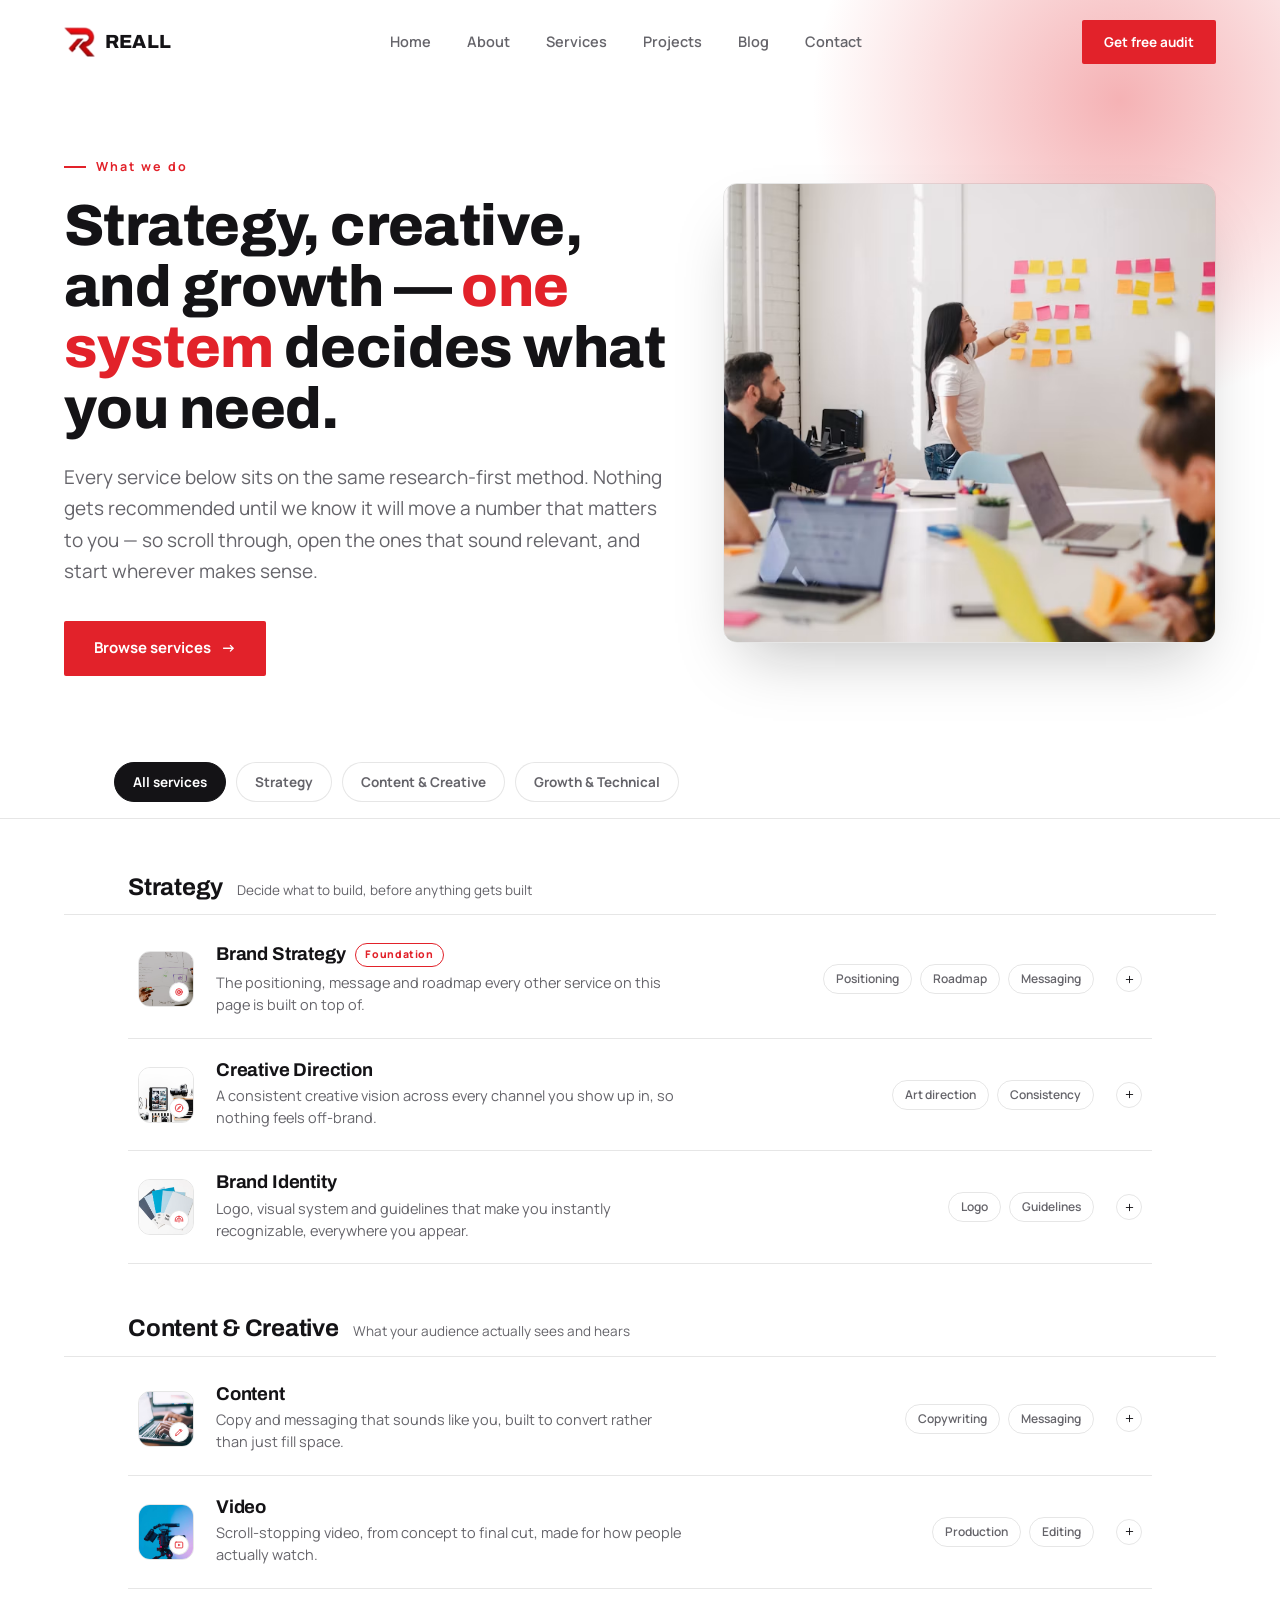
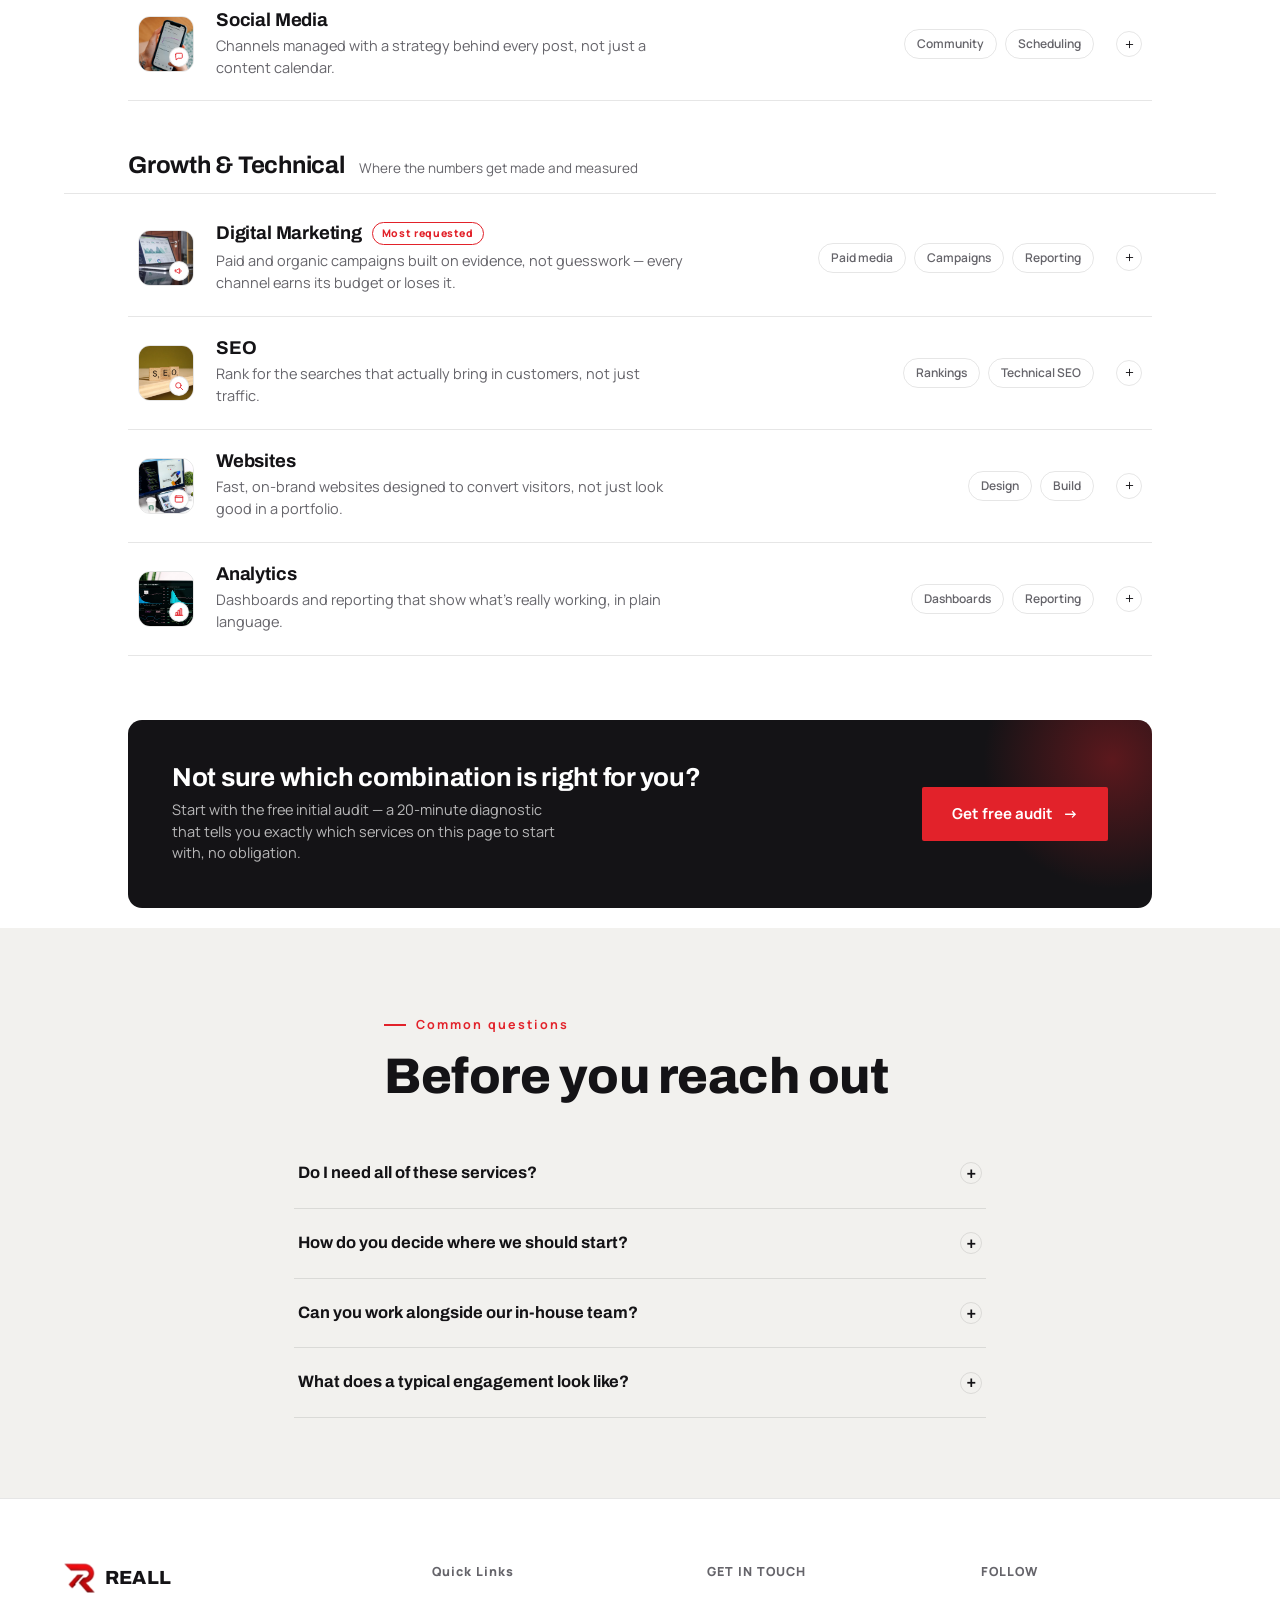
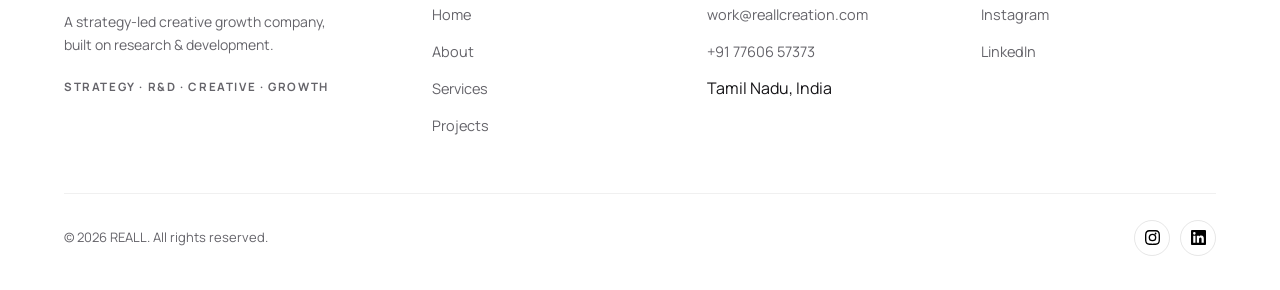
<file: reall/service.html>
<!DOCTYPE html>
<html lang="en">
<head>
<meta charset="UTF-8">
<meta name="viewport" content="width=device-width, initial-scale=1.0, viewport-fit=cover">
<title>Services — REALL | Strategy, Creative &amp; Growth Under One System</title>
<meta name="description" content="Every REALL service in one place: Brand Strategy, Creative Direction, Brand Identity, Content, Video, Social Media, Digital Marketing, SEO, Websites and Analytics — decided by strategy, not a menu.">
<link rel="preconnect" href="https://fonts.googleapis.com">
<link rel="preconnect" href="https://fonts.gstatic.com" crossorigin>
<link href="https://fonts.googleapis.com/css2?family=Archivo:wght@500;600;700;800;900&family=Manrope:wght@400;500;600;700;800&display=swap" rel="stylesheet">
<link rel="stylesheet" href="service.css">
</head>
<body>

<!-- ============ NAVBAR ============ -->
<header id="navbar">
  <a href="index.html#hero" class="brand">
    <img src="[data-uri]" alt="REALL logo">
    <span>REALL</span>
  </a>
  <nav class="nav-links">
    <a href="index.html">Home</a>
    <a href="about.html">About</a>
    <a href="service.html"class="active-link">Services</a>
    <a href="project.html">Projects</a>
    <a href="blog.html">Blog</a>
    <a href="contact.html">Contact</a>
  </nav>
  <div class="nav-cta">
    <button type="button" class="btn btn-primary js-open-booking">Get free audit</button>
    <button class="nav-toggle" id="navToggle" aria-label="Open menu" aria-expanded="false">
      <span></span><span></span><span></span>
    </button>
  </div>
</header>

<!-- ============ MOBILE NAV ============ -->
<div id="mobileNav">
  <a href="index.html">Home</a>
    <a href="about.html">About</a>
    <a href="service.html"class="active-link">Services</a>
    <a href="project.html">Projects</a>
    <a href="blog.html">Blog</a>
    <a href="contact.html">Contact</a>
  <button type="button" class="btn btn-primary js-open-booking">Get free audit</button>
</div>

<!-- ============ SERVICE HERO ============ -->
<section id="svc-hero">
  <div class="svc-hero-grid">
    <div class="svc-hero-copy">
      <span class="eyebrow">What we do</span>
      <h1 class="reveal">Strategy, creative, and growth — <span class="accent">one system</span> decides what you need.</h1>
      <p class="lede reveal">Every service below sits on the same research-first method. Nothing gets recommended until we know it will move a number that matters to you — so scroll through, open the ones that sound relevant, and start wherever makes sense.</p>
      <div class="hero-cta reveal">
        <a href="#svc-index" class="btn btn-primary">Browse services <span class="btn-arrow">→</span></a>
      </div>
    </div>
    <div class="svc-hero-media reveal">
      <img src="service hero image.avif" alt="Team collaborating on brand strategy" loading="lazy">
    </div>
  </div>
</section>

<!-- ============ FILTER BAR ============ -->
<div id="filterbar">
  <div class="filterbar-inner">
    <button class="filter-pill active" data-filter="all">All services</button>
    <button class="filter-pill" data-filter="strategy">Strategy</button>
    <button class="filter-pill" data-filter="creative">Content &amp; Creative</button>
    <button class="filter-pill" data-filter="growth">Growth &amp; Technical</button>
  </div>
</div>

<!-- ============ SERVICE INDEX ============ -->
<section id="svc-index">
  <div class="idx-group" data-group="strategy">
    <div class="wrap idx-group-head">
      <h3>Strategy</h3>
      <span class="idx-group-sub">Decide what to build, before anything gets built</span>
    </div>
    <div class="wrap">
      <div class="idx-row" data-category="strategy">
        <div class="idx-row-head" role="button" tabindex="0" aria-expanded="false">
          <span class="idx-thumb">
            <img src="brand strategy.avif" alt="Brand Strategy" loading="lazy">
            <span class="idx-thumb-icon"><svg viewBox="0 0 24 24"><circle cx="12" cy="12" r="8"></circle><circle cx="12" cy="12" r="4.2"></circle><circle cx="12" cy="12" r="0.6" fill="currentColor"></circle></svg></span>
          </span>
          <div class="idx-titleblock">
            <div class="idx-title-line"><h4>Brand Strategy</h4><span class="idx-badge">Foundation</span></div>
            <p>The positioning, message and roadmap every other service on this page is built on top of.</p>
          </div>
          <div class="idx-chips"><span>Positioning</span><span>Roadmap</span><span>Messaging</span></div>
          <span class="idx-chevron"><svg viewBox="0 0 24 24" fill="none" stroke="currentColor" stroke-width="2" stroke-linecap="round"><line x1="12" y1="5" x2="12" y2="19"></line><line x1="5" y1="12" x2="19" y2="12"></line></svg></span>
        </div>
        <div class="idx-panel">
          <div class="idx-panel-inner">
            <div class="idx-panel-content">
              <div class="idx-panel-image"><img src="brand strategy.avif" alt="Brand Strategy" loading="lazy"></div>
              <div class="idx-panel-text">
                <p>We start by mapping your market, your competitors and the people you're actually trying to reach, then turn that research into a single point of view your brand can hold for years, not months. Nothing else on this page gets made until this is right.</p>
                <div class="idx-included">
                  <h5>WHAT'S INCLUDED</h5>
                  <ul><li><span class="dot"></span><span>Market &amp; competitor mapping</span></li><li><span class="dot"></span><span>Positioning &amp; messaging framework</span></li><li><span class="dot"></span><span>12-month brand roadmap</span></li></ul>
                </div>
              </div>
              <div class="idx-panel-cta">
                <button type="button" class="btn btn-primary js-open-booking" data-service="Brand Strategy">Get this service <span class="btn-arrow">→</span></button>
                <span class="idx-panel-note">Free 20-minute audit first — no obligation, no generic quote.</span>
              </div>
            </div>
          </div>
        </div>
      </div>
      <div class="idx-row" data-category="strategy">
        <div class="idx-row-head" role="button" tabindex="0" aria-expanded="false">
          <span class="idx-thumb">
            <img src="creative dimension.avif" alt="Creative Direction" loading="lazy">
            <span class="idx-thumb-icon"><svg viewBox="0 0 24 24"><circle cx="12" cy="12" r="9"></circle><polygon points="15.5,8.5 13,13 8.5,15.5 11,11"></polygon></svg></span>
          </span>
          <div class="idx-titleblock">
            <div class="idx-title-line"><h4>Creative Direction</h4></div>
            <p>A consistent creative vision across every channel you show up in, so nothing feels off-brand.</p>
          </div>
          <div class="idx-chips"><span>Art direction</span><span>Consistency</span></div>
          <span class="idx-chevron"><svg viewBox="0 0 24 24" fill="none" stroke="currentColor" stroke-width="2" stroke-linecap="round"><line x1="12" y1="5" x2="12" y2="19"></line><line x1="5" y1="12" x2="19" y2="12"></line></svg></span>
        </div>
        <div class="idx-panel">
          <div class="idx-panel-inner">
            <div class="idx-panel-content">
              <div class="idx-panel-image"><img src="creative dimension.avif" alt="Creative Direction" loading="lazy"></div>
              <div class="idx-panel-text">
                <p>One creative lead sets the visual and tonal rules once, then applies them across every asset your team ships — so a social post, an ad and a pitch deck still look like they came from the same company.</p>
                <div class="idx-included">
                  <h5>WHAT'S INCLUDED</h5>
                  <ul><li><span class="dot"></span><span>Art direction guidelines</span></li><li><span class="dot"></span><span>Cross-channel consistency checks</span></li><li><span class="dot"></span><span>Creative sign-off on every deliverable</span></li></ul>
                </div>
              </div>
              <div class="idx-panel-cta">
                <button type="button" class="btn btn-primary js-open-booking" data-service="Creative Direction">Get this service <span class="btn-arrow">→</span></button>
                <span class="idx-panel-note">Free 20-minute audit first — no obligation, no generic quote.</span>
              </div>
            </div>
          </div>
        </div>
      </div>
      <div class="idx-row" data-category="strategy">
        <div class="idx-row-head" role="button" tabindex="0" aria-expanded="false">
          <span class="idx-thumb">
            <img src="brand identity.avif" alt="Brand Identity" loading="lazy">
            <span class="idx-thumb-icon"><svg viewBox="0 0 24 24"><path d="M12 3a9 9 0 0 1 9 9v3"></path><path d="M12 3a9 9 0 0 0-9 9v3"></path><path d="M12 7a5 5 0 0 1 5 5v3"></path><path d="M12 7a5 5 0 0 0-5 5v4"></path><path d="M12 11v6"></path></svg></span>
          </span>
          <div class="idx-titleblock">
            <div class="idx-title-line"><h4>Brand Identity</h4></div>
            <p>Logo, visual system and guidelines that make you instantly recognizable, everywhere you appear.</p>
          </div>
          <div class="idx-chips"><span>Logo</span><span>Guidelines</span></div>
          <span class="idx-chevron"><svg viewBox="0 0 24 24" fill="none" stroke="currentColor" stroke-width="2" stroke-linecap="round"><line x1="12" y1="5" x2="12" y2="19"></line><line x1="5" y1="12" x2="19" y2="12"></line></svg></span>
        </div>
        <div class="idx-panel">
          <div class="idx-panel-inner">
            <div class="idx-panel-content">
              <div class="idx-panel-image"><img src="brand identity.avif" alt="Brand Identity" loading="lazy"></div>
              <div class="idx-panel-text">
                <p>Your mark, colour palette, typography and imagery rules, documented clearly enough that anyone on your team — or a new hire, or a printer — can apply them correctly without having to ask.</p>
                <div class="idx-included">
                  <h5>WHAT'S INCLUDED</h5>
                  <ul><li><span class="dot"></span><span>Logo &amp; mark design</span></li><li><span class="dot"></span><span>Colour, type &amp; imagery system</span></li><li><span class="dot"></span><span>Brand guideline document</span></li></ul>
                </div>
              </div>
              <div class="idx-panel-cta">
                <button type="button" class="btn btn-primary js-open-booking" data-service="Brand Identity">Get this service <span class="btn-arrow">→</span></button>
                <span class="idx-panel-note">Free 20-minute audit first — no obligation, no generic quote.</span>
              </div>
            </div>
          </div>
        </div>
      </div>

    </div>
  </div>

  <div class="idx-group" data-group="creative">
    <div class="wrap idx-group-head">
      <h3>Content &amp; Creative</h3>
      <span class="idx-group-sub">What your audience actually sees and hears</span>
    </div>
    <div class="wrap">
      <div class="idx-row" data-category="creative">
        <div class="idx-row-head" role="button" tabindex="0" aria-expanded="false">
          <span class="idx-thumb">
            <img src="content.avif" alt="Content" loading="lazy">
            <span class="idx-thumb-icon"><svg viewBox="0 0 24 24"><path d="M4 20l1-4.2L15.8 5 19 8.2 8.2 19z"></path><line x1="13.5" y1="6.5" x2="17.5" y2="10.5"></line></svg></span>
          </span>
          <div class="idx-titleblock">
            <div class="idx-title-line"><h4>Content</h4></div>
            <p>Copy and messaging that sounds like you, built to convert rather than just fill space.</p>
          </div>
          <div class="idx-chips"><span>Copywriting</span><span>Messaging</span></div>
          <span class="idx-chevron"><svg viewBox="0 0 24 24" fill="none" stroke="currentColor" stroke-width="2" stroke-linecap="round"><line x1="12" y1="5" x2="12" y2="19"></line><line x1="5" y1="12" x2="19" y2="12"></line></svg></span>
        </div>
        <div class="idx-panel">
          <div class="idx-panel-inner">
            <div class="idx-panel-content">
              <div class="idx-panel-image"><img src="content.avif" alt="Content" loading="lazy"></div>
              <div class="idx-panel-text">
                <p>Every headline, caption and page is written to move someone to the next step, in a voice that actually sounds like the people behind the brand — not a generic template.</p>
                <div class="idx-included">
                  <h5>WHAT'S INCLUDED</h5>
                  <ul><li><span class="dot"></span><span>Website &amp; landing page copy</span></li><li><span class="dot"></span><span>Ongoing content calendar</span></li><li><span class="dot"></span><span>Tone-of-voice guide</span></li></ul>
                </div>
              </div>
              <div class="idx-panel-cta">
                <button type="button" class="btn btn-primary js-open-booking" data-service="Content">Get this service <span class="btn-arrow">→</span></button>
                <span class="idx-panel-note">Free 20-minute audit first — no obligation, no generic quote.</span>
              </div>
            </div>
          </div>
        </div>
      </div>
      <div class="idx-row" data-category="creative">
        <div class="idx-row-head" role="button" tabindex="0" aria-expanded="false">
          <span class="idx-thumb">
            <img src="video.avif" alt="Video" loading="lazy">
            <span class="idx-thumb-icon"><svg viewBox="0 0 24 24"><rect x="3" y="5" width="18" height="14" rx="2"></rect><polygon points="10,9 16,12 10,15" fill="currentColor" stroke="none"></polygon></svg></span>
          </span>
          <div class="idx-titleblock">
            <div class="idx-title-line"><h4>Video</h4></div>
            <p>Scroll-stopping video, from concept to final cut, made for how people actually watch.</p>
          </div>
          <div class="idx-chips"><span>Production</span><span>Editing</span></div>
          <span class="idx-chevron"><svg viewBox="0 0 24 24" fill="none" stroke="currentColor" stroke-width="2" stroke-linecap="round"><line x1="12" y1="5" x2="12" y2="19"></line><line x1="5" y1="12" x2="19" y2="12"></line></svg></span>
        </div>
        <div class="idx-panel">
          <div class="idx-panel-inner">
            <div class="idx-panel-content">
              <div class="idx-panel-image"><img src="video.avif" alt="Video" loading="lazy"></div>
              <div class="idx-panel-text">
                <p>We script, shoot and edit for the platform it's going on — whether that's a six-second hook for Reels or a three-minute brand film for your homepage.</p>
                <div class="idx-included">
                  <h5>WHAT'S INCLUDED</h5>
                  <ul><li><span class="dot"></span><span>Concept &amp; scripting</span></li><li><span class="dot"></span><span>Production &amp; filming</span></li><li><span class="dot"></span><span>Editing, sound &amp; captions</span></li></ul>
                </div>
              </div>
              <div class="idx-panel-cta">
                <button type="button" class="btn btn-primary js-open-booking" data-service="Video">Get this service <span class="btn-arrow">→</span></button>
                <span class="idx-panel-note">Free 20-minute audit first — no obligation, no generic quote.</span>
              </div>
            </div>
          </div>
        </div>
      </div>
      <div class="idx-row" data-category="creative">
        <div class="idx-row-head" role="button" tabindex="0" aria-expanded="false">
          <span class="idx-thumb">
            <img src="social media.avif" alt="Social Media" loading="lazy">
            <span class="idx-thumb-icon"><svg viewBox="0 0 24 24"><path d="M4 5.5A2.5 2.5 0 0 1 6.5 3h11A2.5 2.5 0 0 1 20 5.5v7A2.5 2.5 0 0 1 17.5 15H10l-5 4v-4.5A2.5 2.5 0 0 1 4 12.5v-7z"></path></svg></span>
          </span>
          <div class="idx-titleblock">
            <div class="idx-title-line"><h4>Social Media</h4></div>
            <p>Channels managed with a strategy behind every post, not just a content calendar.</p>
          </div>
          <div class="idx-chips"><span>Community</span><span>Scheduling</span></div>
          <span class="idx-chevron"><svg viewBox="0 0 24 24" fill="none" stroke="currentColor" stroke-width="2" stroke-linecap="round"><line x1="12" y1="5" x2="12" y2="19"></line><line x1="5" y1="12" x2="19" y2="12"></line></svg></span>
        </div>
        <div class="idx-panel">
          <div class="idx-panel-inner">
            <div class="idx-panel-content">
              <div class="idx-panel-image"><img src="social media.avif" alt="Social Media" loading="lazy"></div>
              <div class="idx-panel-text">
                <p>Each post exists to move a specific number — awareness, engagement or leads — and we manage the community conversation that follows it, so channels stay active between campaigns too.</p>
                <div class="idx-included">
                  <h5>WHAT'S INCLUDED</h5>
                  <ul><li><span class="dot"></span><span>Content calendar &amp; posting</span></li><li><span class="dot"></span><span>Community management</span></li><li><span class="dot"></span><span>Monthly performance review</span></li></ul>
                </div>
              </div>
              <div class="idx-panel-cta">
                <button type="button" class="btn btn-primary js-open-booking" data-service="Social Media">Get this service <span class="btn-arrow">→</span></button>
                <span class="idx-panel-note">Free 20-minute audit first — no obligation, no generic quote.</span>
              </div>
            </div>
          </div>
        </div>
      </div>

    </div>
  </div>

  <div class="idx-group" data-group="growth">
    <div class="wrap idx-group-head">
      <h3>Growth &amp; Technical</h3>
      <span class="idx-group-sub">Where the numbers get made and measured</span>
    </div>
    <div class="wrap">
      <div class="idx-row" data-category="growth">
        <div class="idx-row-head" role="button" tabindex="0" aria-expanded="false">
          <span class="idx-thumb">
            <img src="digital marketing.avif" alt="Digital Marketing" loading="lazy">
            <span class="idx-thumb-icon"><svg viewBox="0 0 24 24"><path d="M3 10v4h3l7 4V6l-7 4H3z"></path><path d="M16 9a4 4 0 0 1 0 6"></path></svg></span>
          </span>
          <div class="idx-titleblock">
            <div class="idx-title-line"><h4>Digital Marketing</h4><span class="idx-badge">Most requested</span></div>
            <p>Paid and organic campaigns built on evidence, not guesswork — every channel earns its budget or loses it.</p>
          </div>
          <div class="idx-chips"><span>Paid media</span><span>Campaigns</span><span>Reporting</span></div>
          <span class="idx-chevron"><svg viewBox="0 0 24 24" fill="none" stroke="currentColor" stroke-width="2" stroke-linecap="round"><line x1="12" y1="5" x2="12" y2="19"></line><line x1="5" y1="12" x2="19" y2="12"></line></svg></span>
        </div>
        <div class="idx-panel">
          <div class="idx-panel-inner">
            <div class="idx-panel-content">
              <div class="idx-panel-image"><img src="digital marketing.avif" alt="Digital Marketing" loading="lazy"></div>
              <div class="idx-panel-text">
                <p>We test small, track everything, and move spend toward whatever channel is actually returning customers — cutting the ones that aren't within weeks, not quarters.</p>
                <div class="idx-included">
                  <h5>WHAT'S INCLUDED</h5>
                  <ul><li><span class="dot"></span><span>Paid media campaigns</span></li><li><span class="dot"></span><span>Channel &amp; budget strategy</span></li><li><span class="dot"></span><span>Weekly performance reporting</span></li></ul>
                </div>
              </div>
              <div class="idx-panel-cta">
                <button type="button" class="btn btn-primary js-open-booking" data-service="Digital Marketing">Get this service <span class="btn-arrow">→</span></button>
                <span class="idx-panel-note">Free 20-minute audit first — no obligation, no generic quote.</span>
              </div>
            </div>
          </div>
        </div>
      </div>
      <div class="idx-row" data-category="growth">
        <div class="idx-row-head" role="button" tabindex="0" aria-expanded="false">
          <span class="idx-thumb">
            <img src="seo.avif" alt="SEO" loading="lazy">
            <span class="idx-thumb-icon"><svg viewBox="0 0 24 24"><circle cx="10.5" cy="10.5" r="6.5"></circle><line x1="15.2" y1="15.2" x2="21" y2="21"></line></svg></span>
          </span>
          <div class="idx-titleblock">
            <div class="idx-title-line"><h4>SEO</h4></div>
            <p>Rank for the searches that actually bring in customers, not just traffic.</p>
          </div>
          <div class="idx-chips"><span>Rankings</span><span>Technical SEO</span></div>
          <span class="idx-chevron"><svg viewBox="0 0 24 24" fill="none" stroke="currentColor" stroke-width="2" stroke-linecap="round"><line x1="12" y1="5" x2="12" y2="19"></line><line x1="5" y1="12" x2="19" y2="12"></line></svg></span>
        </div>
        <div class="idx-panel">
          <div class="idx-panel-inner">
            <div class="idx-panel-content">
              <div class="idx-panel-image"><img src="seo.avif" alt="SEO" loading="lazy"></div>
              <div class="idx-panel-text">
                <p>We start from the keywords your buyers actually type, fix what's holding your site back technically, then build the content and links needed to earn — and keep — the ranking.</p>
                <div class="idx-included">
                  <h5>WHAT'S INCLUDED</h5>
                  <ul><li><span class="dot"></span><span>Technical SEO audit &amp; fixes</span></li><li><span class="dot"></span><span>Keyword &amp; content strategy</span></li><li><span class="dot"></span><span>Link building</span></li></ul>
                </div>
              </div>
              <div class="idx-panel-cta">
                <button type="button" class="btn btn-primary js-open-booking" data-service="SEO">Get this service <span class="btn-arrow">→</span></button>
                <span class="idx-panel-note">Free 20-minute audit first — no obligation, no generic quote.</span>
              </div>
            </div>
          </div>
        </div>
      </div>
      <div class="idx-row" data-category="growth">
        <div class="idx-row-head" role="button" tabindex="0" aria-expanded="false">
          <span class="idx-thumb">
            <img src="websites.avif" alt="Websites" loading="lazy">
            <span class="idx-thumb-icon"><svg viewBox="0 0 24 24"><rect x="3" y="4.5" width="18" height="15" rx="2"></rect><line x1="3" y1="8.5" x2="21" y2="8.5"></line><circle cx="6" cy="6.5" r="0.6" fill="currentColor" stroke="none"></circle><circle cx="8.4" cy="6.5" r="0.6" fill="currentColor" stroke="none"></circle></svg></span>
          </span>
          <div class="idx-titleblock">
            <div class="idx-title-line"><h4>Websites</h4></div>
            <p>Fast, on-brand websites designed to convert visitors, not just look good in a portfolio.</p>
          </div>
          <div class="idx-chips"><span>Design</span><span>Build</span></div>
          <span class="idx-chevron"><svg viewBox="0 0 24 24" fill="none" stroke="currentColor" stroke-width="2" stroke-linecap="round"><line x1="12" y1="5" x2="12" y2="19"></line><line x1="5" y1="12" x2="19" y2="12"></line></svg></span>
        </div>
        <div class="idx-panel">
          <div class="idx-panel-inner">
            <div class="idx-panel-content">
              <div class="idx-panel-image"><img src="websites.avif" alt="Websites" loading="lazy"></div>
              <div class="idx-panel-text">
                <p>Every page is built around one job — get the visitor to take the next step — and speed-tested so load time never quietly costs you the conversion.</p>
                <div class="idx-included">
                  <h5>WHAT'S INCLUDED</h5>
                  <ul><li><span class="dot"></span><span>UX &amp; page design</span></li><li><span class="dot"></span><span>Build &amp; CMS setup</span></li><li><span class="dot"></span><span>Speed &amp; mobile optimisation</span></li></ul>
                </div>
              </div>
              <div class="idx-panel-cta">
                <button type="button" class="btn btn-primary js-open-booking" data-service="Websites">Get this service <span class="btn-arrow">→</span></button>
                <span class="idx-panel-note">Free 20-minute audit first — no obligation, no generic quote.</span>
              </div>
            </div>
          </div>
        </div>
      </div>
      <div class="idx-row" data-category="growth">
        <div class="idx-row-head" role="button" tabindex="0" aria-expanded="false">
          <span class="idx-thumb">
            <img src="analytics.avif" alt="Analytics" loading="lazy">
            <span class="idx-thumb-icon"><svg viewBox="0 0 24 24"><line x1="3" y1="20" x2="21" y2="20"></line><rect x="5.5" y="13" width="3" height="7"></rect><rect x="10.5" y="8" width="3" height="12"></rect><rect x="15.5" y="4" width="3" height="16"></rect></svg></span>
          </span>
          <div class="idx-titleblock">
            <div class="idx-title-line"><h4>Analytics</h4></div>
            <p>Dashboards and reporting that show what's really working, in plain language.</p>
          </div>
          <div class="idx-chips"><span>Dashboards</span><span>Reporting</span></div>
          <span class="idx-chevron"><svg viewBox="0 0 24 24" fill="none" stroke="currentColor" stroke-width="2" stroke-linecap="round"><line x1="12" y1="5" x2="12" y2="19"></line><line x1="5" y1="12" x2="19" y2="12"></line></svg></span>
        </div>
        <div class="idx-panel">
          <div class="idx-panel-inner">
            <div class="idx-panel-content">
              <div class="idx-panel-image"><img src="analytics.avif" alt="Analytics" loading="lazy"></div>
              <div class="idx-panel-text">
                <p>No vanity metrics — just a dashboard your whole team can actually read, showing exactly which channels and campaigns are driving revenue.</p>
                <div class="idx-included">
                  <h5>WHAT'S INCLUDED</h5>
                  <ul><li><span class="dot"></span><span>Dashboard setup</span></li><li><span class="dot"></span><span>Custom KPI tracking</span></li><li><span class="dot"></span><span>Monthly insights report</span></li></ul>
                </div>
              </div>
              <div class="idx-panel-cta">
                <button type="button" class="btn btn-primary js-open-booking" data-service="Analytics">Get this service <span class="btn-arrow">→</span></button>
                <span class="idx-panel-note">Free 20-minute audit first — no obligation, no generic quote.</span>
              </div>
            </div>
          </div>
        </div>
      </div>

    </div>
  </div>

  <div class="wrap">
    <div class="svc-banner reveal">
      <div>
        <h3>Not sure which combination is right for you?</h3>
        <p>Start with the free initial audit — a 20-minute diagnostic that tells you exactly which services on this page to start with, no obligation.</p>
      </div>
      <button type="button" class="btn btn-primary js-open-booking">Get free audit <span class="btn-arrow">→</span></button>
    </div>
  </div>
</section>

<!-- ============ MINI FAQ ============ -->
<section id="svc-faq" class="soft">
  <div class="wrap faq-head">
    <span class="eyebrow">Common questions</span>
    <h2 style="margin-top:16px;">Before you reach out</h2>
  </div>
  <div class="wrap faq-list">

    <div class="faq-item">
      <button class="faq-q"><span>Do I need all of these services?</span><span class="plus">+</span></button>
      <div class="faq-a"><div class="faq-a-inner"><p>No. Most clients start with two or three, chosen during Brand Strategy, and add the rest only when the roadmap actually calls for them. You never pay for output your brand doesn't need yet.</p></div></div>
    </div>

    <div class="faq-item">
      <button class="faq-q"><span>How do you decide where we should start?</span><span class="plus">+</span></button>
      <div class="faq-a"><div class="faq-a-inner"><p>With a free 20-minute audit. We look at your current positioning, site and channels, then tell you which one or two services on this page will move the needle first — before you commit to anything.</p></div></div>
    </div>

    <div class="faq-item">
      <button class="faq-q"><span>Can you work alongside our in-house team?</span><span class="plus">+</span></button>
      <div class="faq-a"><div class="faq-a-inner"><p>Yes. Every service is modular, so we can plug into whatever gap exists in your current team — running strategy while you execute, or executing while your team handles strategy.</p></div></div>
    </div>

    <div class="faq-item">
      <button class="faq-q"><span>What does a typical engagement look like?</span><span class="plus">+</span></button>
      <div class="faq-a"><div class="faq-a-inner"><p>Research first, then a plan, then the work — the same REALL Method behind every service on this page. Timelines depend on scope, and we'll give you a clear one before anything starts.</p></div></div>
    </div>

  </div>
</section>

<!-- ============ FOOTER ============ -->
<footer>
  <div class="footer-top">
    <div class="footer-brand">
      <a href="#hero" class="brand">
        <img src="[data-uri]" alt="REALL logo">
        <span>REALL</span>
      </a>
      <p>A strategy-led creative growth company, built on research &amp; development.</p>
      <div class="footer-lockup">STRATEGY · R&amp;D · CREATIVE · GROWTH</div>
    </div>
    <div class="footer-col">
      <h5>Quick Links</h5>
      <ul>
        <li><a href="index.html">Home</a></li>
        <li> <a href="about.html">About</a></li>
        <li> <a href="service.html">Services</a></li>
        <li><a href="project.html">Projects</a></li>
      </ul>
    </div>
    <div class="footer-col">
      <h5>GET IN TOUCH</h5>
      <ul>
       <li><a href="mailto:work@reallcreation.com" target="_blank" rel="noopener noreferrer" onclick="return openMail(event)">work@reallcreation.com</a></li>
        <li><a href="tel:+917760657373">+91 77606 57373</a></li>
        <li>Tamil Nadu, India</li>
      </ul>
    </div>
    <div class="footer-col">
      <h5>FOLLOW</h5>
      <ul>
        <li><a href="https://www.instagram.com/reall_creation?utm_source=ig_web_button_share_sheet&stkn=ZDNlZDc0MzIxNw==" target="_blank" rel="noopener noreferrer">Instagram</a></li>
        <li><a href="https://www.linkedin.com/company/111871460/admin/" target="_blank" rel="noopener noreferrer">LinkedIn</a></li>
      </ul>
    </div>
  </div>
  <div class="footer-bottom">
    <span>© 2026 REALL. All rights reserved.</span>
    <div class="social-row">
      <a href="https://www.instagram.com/reall_creation?utm_source=ig_web_button_share_sheet&stkn=ZDNlZDc0MzIxNw==" target="_blank" rel="noopener noreferrer" aria-label="Instagram"><svg viewBox="0 0 24 24"><path d="M12 2.2c3.2 0 3.6 0 4.85.07 3.25.15 4.77 1.69 4.92 4.92.06 1.25.07 1.62.07 4.81 0 3.2 0 3.56-.07 4.81-.15 3.22-1.66 4.77-4.92 4.92-1.25.06-1.62.07-4.85.07-3.2 0-3.56 0-4.81-.07-3.26-.15-4.77-1.7-4.92-4.92-.06-1.25-.07-1.61-.07-4.81 0-3.19 0-3.56.07-4.81.15-3.23 1.66-4.77 4.92-4.92C8.44 2.2 8.8 2.2 12 2.2zM12 0C8.74 0 8.33 0 7.05.07c-4.35.2-6.78 2.62-6.98 6.98C0 8.33 0 8.74 0 12s0 3.67.07 4.95c.2 4.36 2.62 6.78 6.98 6.98C8.33 24 8.74 24 12 24s3.67 0 4.95-.07c4.35-.2 6.79-2.62 6.98-6.98.07-1.28.07-1.69.07-4.95s0-3.67-.07-4.95c-.19-4.35-2.62-6.78-6.98-6.98C15.67 0 15.26 0 12 0zm0 5.84A6.16 6.16 0 1 0 18.16 12 6.16 6.16 0 0 0 12 5.84zm0 10.16A4 4 0 1 1 16 12a4 4 0 0 1-4 4zm6.4-10.4a1.44 1.44 0 1 1-1.44-1.44 1.44 1.44 0 0 1 1.44 1.44z"/></svg></a>
      <a href="https://www.linkedin.com/company/111871460/admin/" target="_blank" rel="noopener noreferrer" aria-label="LinkedIn"><svg viewBox="0 0 24 24"><path d="M20.45 20.45h-3.56v-5.57c0-1.33-.02-3.04-1.85-3.04-1.85 0-2.14 1.45-2.14 2.94v5.67H9.34V9h3.42v1.56h.05c.48-.9 1.64-1.85 3.38-1.85 3.61 0 4.28 2.38 4.28 5.47v6.27zM5.34 7.43a2.06 2.06 0 1 1 0-4.12 2.06 2.06 0 0 1 0 4.12zM7.12 20.45H3.56V9h3.56v11.45zM22.22 0H1.77C.79 0 0 .77 0 1.73v20.54C0 23.23.79 24 1.77 24h20.45c.98 0 1.78-.77 1.78-1.73V1.73C24 .77 23.2 0 22.22 0z"/></svg></a>
         </div>
  </div>
</footer>

<!-- ============ SCROLL TO TOP ============ -->
<button id="scrollTop" aria-label="Scroll to top">
  <svg viewBox="0 0 24 24"><path d="M12 4l-8 8h5v8h6v-8h5z"/></svg>
</button>

<!-- ============ BOOKING MODAL ============ -->
<div class="modal-overlay" id="bookingOverlay" aria-hidden="true">
  <div class="modal-card" role="dialog" aria-modal="true" aria-labelledby="bookingTitle">
    <button class="modal-close" id="bookingClose" type="button" aria-label="Close">&times;</button>

    <div id="bookingFormView">
      <div class="modal-header">
        <span class="eyebrow">Free 20-minute audit</span>
        <h3 id="bookingTitle">Book your slot</h3>
        <p>Tell us a little about you and we'll confirm a time within one business day — no obligation.</p>
      </div>
      <form id="bookingForm">
        <div class="field">
          <label for="bkName">Name</label>
          <input id="bkName" type="text" required placeholder="Your full name">
        </div>
        <div class="field">
          <label for="bkEmail">Email</label>
          <input id="bkEmail" type="email" required placeholder="you@company.com">
        </div>
        <div class="field">
          <label for="bkPhone">Phone</label>
          <input id="bkPhone" type="tel" placeholder="+91 00000 00000">
        </div>
        <div class="field">
          <label for="bkService">Service you're interested in</label>
          <select id="bkService">
            <option>Free audit / not sure yet</option>
            <option>Brand Strategy</option>
            <option>Creative Direction</option>
            <option>Brand Identity</option>
            <option>Content</option>
            <option>Video</option>
            <option>Social Media</option>
            <option>Digital Marketing</option>
            <option>SEO</option>
            <option>Websites</option>
            <option>Analytics</option>
          </select>
        </div>
        <div class="field">
          <label for="bkMessage">Anything else? (optional)</label>
          <textarea id="bkMessage" rows="3" placeholder="A bit about your brand or goals"></textarea>
        </div>
        <button type="submit" class="btn btn-primary btn-block">Request my slot <span class="btn-arrow">→</span></button>
      </form>
    </div>

    <div class="modal-success" id="bookingSuccessView" hidden>
      <span class="eyebrow">Request received</span>
      <h3>We'll be in touch shortly.</h3>
      <p>Thanks — someone from REALL will email you within one business day to confirm your 20-minute audit slot.</p>
      <button type="button" class="btn btn-ghost" id="bookingDone">Close</button>
    </div>
  </div>
</div>

<script src="service.js"></script>

</body>
</html>
</file>
<file: reall/about.css>
/* ============ RESET & TOKENS ============ */
  *,*::before,*::after{box-sizing:border-box;margin:0;padding:0;}
  :root{
    --ink:#ffffff;
    --ink-soft:#f6f5f3;
    --ink-line: rgba(10,10,10,0.12);
    --ink-line-soft: rgba(10,10,10,0.06);
    --paper:#ffffff;
    --paper-soft:#f2f1ee;
    --paper-line: rgba(10,10,10,0.1);
    --red:#e2222a;
    --red-deep:#a80f16;
    --red-glow: rgba(226,34,42,0.35);
    --text-hi-dark:#141316;
    --text-lo-dark:#65646a;
    --text-hi-light:#141316;
    --text-lo-light:#65646a;
    --display: "Archivo", sans-serif;
    --body: "Manrope", sans-serif;
    --maxw: 1180px;
    --edge: clamp(20px, 5vw, 64px);
    --radius: 2px;
  }
  html{scroll-behavior:smooth;}
  body{
    font-family:var(--body);
    background:var(--paper);
    color:var(--text-hi-light);
    line-height:1.5;
    -webkit-font-smoothing:antialiased;
    overflow-x:hidden;
  }
  img{max-width:100%;display:block;}
  a{color:inherit;text-decoration:none;}
  ul{list-style:none;}
  button{font:inherit;cursor:pointer;border:none;background:none;color:inherit;}
  input,textarea,select{font:inherit;color:inherit;}
  section{position:relative;}
  .wrap{max-width:var(--maxw);margin:0 auto;padding:0 var(--edge);}
  .dark{background:var(--ink);color:var(--text-hi-dark);}
  .light{background:var(--paper);color:var(--text-hi-light);}
  .soft{background:var(--paper-soft);color:var(--text-hi-light);}
  ::selection{background:var(--red);color:#fff;}
  :focus-visible{outline:2px solid var(--red);outline-offset:3px;}

  /* ============ TYPE ============ */
  .eyebrow{
    font-family:var(--body);
    font-weight:700;
    font-size:12.5px;
    letter-spacing:0.16em;
    color:var(--red);
    display:inline-flex;
    align-items:center;
    gap:10px;
  }
  .eyebrow::before{content:"";width:22px;height:2px;background:var(--red);display:inline-block;}
  h1,h2,h3,h4{
    font-family:var(--display);
    font-weight:800;
    line-height:1.05;
    letter-spacing:-0.01em;
  }
  h2{font-size:clamp(30px,4.2vw,50px);font-weight:800;}
  h3{font-size:clamp(20px,2.4vw,26px);font-weight:700;}
  p{color:inherit;}
  .lede{font-size:clamp(16px,1.6vw,19px);line-height:1.65;max-width:56ch;}
  .lede.on-dark{color:var(--text-lo-dark);}
  .lede.on-light{color:var(--text-lo-light);}

  .section-head{margin-bottom:24px;max-width:720px;}
  .section-head h2{margin-top:16px;}
  .section-head p{margin-top:18px;}

  /* ============ BUTTONS ============ */
  .btn{
    display:inline-flex;align-items:center;justify-content:center;gap:10px;
    padding:16px 30px;
    font-family:var(--body);font-weight:700;font-size:15px;
    border-radius:var(--radius);
    transition:transform .25s ease, box-shadow .25s ease, background .25s ease, border-color .25s ease, color .25s ease;
    white-space:nowrap;
  }
  .btn-primary{background:var(--red);color:#fff;}
  .btn-primary:hover{background:var(--red-deep);box-shadow:0 10px 30px -8px var(--red-glow);transform:translateY(-2px);}
  .btn-ghost-dark{border:1.5px solid var(--ink-line);color:var(--text-hi-dark);}
  .btn-ghost-dark:hover{border-color:var(--red);color:var(--red);}
  .btn-ghost-light{border:1.5px solid var(--paper-line);color:var(--text-hi-light);}
  .btn-ghost-light:hover{border-color:var(--red);color:var(--red);}
  .btn-arrow{transition:transform .25s ease;}
  .btn:hover .btn-arrow{transform:translateX(4px);}
  .btn-block{width:100%;}

  /* ============ NAVBAR ============ */
  #navbar{
    position:fixed;top:0;left:0;right:0;z-index:900;
    padding:20px var(--edge);
    display:flex;align-items:center;justify-content:space-between;
    transition:background .35s ease, padding .35s ease, border-color .35s ease, backdrop-filter .35s ease;
    border-bottom:1px solid transparent;
  }
  #navbar.scrolled{
    background:rgba(255,255,255,0.88);
    backdrop-filter:blur(14px);
    -webkit-backdrop-filter:blur(14px);
    padding:14px var(--edge);
    border-bottom-color:var(--ink-line-soft);
  }
  .brand{display:flex;align-items:center;gap:10px;z-index:2;}
  .brand img{height:30px;width:auto;}
  .brand span{font-family:var(--display);font-weight:800;font-size:19px;color:var(--text-hi-light);letter-spacing:0.01em;}
  .nav-links{display:flex;align-items:center;gap:36px;}
  .nav-links a{
    font-size:14.5px;font-weight:600;color:var(--text-lo-light);
    position:relative;padding:4px 0;
    transition:color .2s ease;
  }
  .nav-links a::after{
    content:"";position:absolute;left:0;bottom:-2px;width:0;height:2px;background:var(--red);
    transition:width .25s ease;
  }
  .nav-links a:hover{color:var(--red);}
  .nav-links a:hover::after{width:100%;}
  .nav-cta{display:flex;align-items:center;gap:18px;}
  .nav-cta .btn{padding:12px 22px;font-size:13.5px;}
  .nav-toggle{
    display:none;flex-direction:column;gap:5px;width:26px;z-index:2;
    background:none;border:none;padding:6px;
  }
  .nav-toggle span{display:block;height:2px;width:100%;background:var(--text-hi-light);border-radius:2px;transition:transform .3s ease, opacity .3s ease;}
  .nav-toggle.open span:nth-child(1){transform:translateY(7px) rotate(45deg);}
  .nav-toggle.open span:nth-child(2){opacity:0;}
  .nav-toggle.open span:nth-child(3){transform:translateY(-7px) rotate(-45deg);}

  /* ============ HERO ============ */
  #hero{
    padding:128px var(--edge) 56px;
    background:
      radial-gradient(ellipse 900px 500px at 82% -8%, rgba(226,34,42,0.22), transparent 60%),
      var(--ink);
    color:var(--text-hi-dark);
    overflow:hidden;
  }
  .hero-grid{
    max-width:var(--maxw);margin:0 auto;
    display:grid;grid-template-columns:1.15fr 0.85fr;gap:60px;align-items:center;
  }
  .hero-copy h1{
    font-size:clamp(38px,5.6vw,68px);
    margin-top:22px;
    color:var(--text-hi-light);
  }
  .hero-copy h1 .accent{color:var(--red);}
  .hero-copy p.lede{margin-top:24px;}
  .hero-cta{display:flex;gap:16px;margin-top:38px;flex-wrap:wrap;}
  .hero-proof{display:flex;gap:28px;margin-top:52px;flex-wrap:wrap;}
  .hero-proof div{display:flex;flex-direction:column;gap:4px;}
  .hero-proof .n{font-family:var(--display);font-weight:800;font-size:15px;color:var(--text-hi-light);}
  .hero-proof .l{font-size:12.5px;color:var(--text-lo-dark);}
  .hero-proof div:not(:last-child){border-right:1px solid var(--ink-line);padding-right:28px;}

  .hero-visual{position:relative;display:flex;align-items:center;justify-content:center;}
  .hero-visual svg{width:100%;height:auto;max-width:440px;}

  .anim-in{opacity:0;transform:translateY(16px);animation:riseIn .8s cubic-bezier(.2,.7,.3,1) forwards;}
  @keyframes riseIn{to{opacity:1;transform:translateY(0);}}

  /* ============ ABOUT ============ */
  #about{padding:64px var(--edge);}
  .about-grid{max-width:var(--maxw);margin:0 auto;display:grid;grid-template-columns:0.95fr 1.05fr;gap:70px;align-items:start;}
  .about-quote{
    font-family:var(--display);font-weight:700;font-size:clamp(20px,2vw,25px);
    line-height:1.35;margin-top:26px;color:var(--text-hi-light);
    padding-left:22px;border-left:3px solid var(--red);
  }
  .compare{display:grid;grid-template-columns:1fr 1fr;gap:0;border:1px solid var(--paper-line);border-radius:var(--radius);overflow:hidden;}
  .compare > div{padding:30px 26px;}
  .compare .exec{background:var(--paper-soft);}
  .compare .reall{background:var(--ink);color:var(--text-hi-dark);}
  .compare h4{font-family:var(--body);font-size:12.5px;font-weight:800;letter-spacing:0.1em;margin-bottom:18px;}
  .compare .exec h4{color:var(--text-lo-light);}
  .compare .reall h4{color:var(--red);}
  .compare li{display:flex;gap:10px;align-items:flex-start;font-size:14.5px;line-height:1.5;padding:9px 0;}
  .compare .exec li{color:var(--text-lo-light);border-top:1px solid var(--paper-line);}
  .compare .reall li{color:var(--text-lo-light);border-top:1px solid var(--ink-line-soft);}
  .compare li:first-child{border-top:none;}
  .mark{flex:0 0 auto;width:16px;height:16px;border-radius:50%;display:flex;align-items:center;justify-content:center;font-size:10px;font-weight:800;margin-top:2px;}
  .mark.no{background:rgba(0,0,0,0.08);color:var(--text-lo-light);}
  .mark.yes{background:var(--red);color:#fff;}

  /* ============ WHY US — REASONS TO CHOOSE ============ */
  #why{padding:64px var(--edge);background:var(--ink);color:var(--text-hi-dark);}
  .why-top{max-width:var(--maxw);margin:0 auto 20px;}

  .why-quote{
    max-width:760px;margin:56px auto 0;
    font-family:var(--display);font-size:clamp(21px,2.4vw,28px);font-weight:700;line-height:1.35;
    color:var(--text-hi-light);text-align:left;padding-left:24px;border-left:3px solid var(--red);
  }
  .why-quote span{color:var(--red);}

  /* ---- flip-card reasons grid ---- */
  .reasons-grid{
    max-width:var(--maxw);margin:56px auto 0;
    display:grid;grid-template-columns:repeat(4,1fr);gap:22px;
  }
  .reason-flip{height:290px;perspective:1500px;}
  .reason-flip-inner{
    position:relative;width:100%;height:100%;
    transition:transform .65s cubic-bezier(.22,.8,.24,1);
    transform-style:preserve-3d;
  }
  .reason-flip:hover .reason-flip-inner,
  .reason-flip:focus-within .reason-flip-inner,
  .reason-flip.is-flipped .reason-flip-inner{transform:rotateY(180deg);}
  .reason-face{
    position:absolute;inset:0;backface-visibility:hidden;-webkit-backface-visibility:hidden;
    border-radius:16px;padding:28px;display:flex;flex-direction:column;
  }
  .reason-front{
    background:var(--ink-soft);border:1px solid var(--ink-line);
    justify-content:flex-start;cursor:pointer;
  }
  .reason-front .icon{
    width:40px;height:40px;border-radius:50%;border:1px solid var(--ink-line);
    display:flex;align-items:center;justify-content:center;color:var(--red);
  }
  .reason-front .icon svg{width:19px;height:19px;}
  .reason-front .num{
    margin-top:20px;font-family:var(--display);font-weight:800;font-size:12px;
    letter-spacing:.08em;color:var(--red);
  }
  .reason-front h4{font-family:var(--display);font-size:18.5px;font-weight:700;color:var(--text-hi-light);margin-top:10px;}
  .reason-front .flip-hint{
    margin-top:auto;padding-top:16px;font-size:11.5px;font-weight:700;color:var(--text-lo-dark);
    display:flex;align-items:center;gap:6px;
  }
  .reason-back{
    background:linear-gradient(150deg,var(--red-deep) 0%, var(--red) 120%);
    color:#fff;transform:rotateY(180deg);justify-content:center;cursor:pointer;
  }
  .reason-back .stat{font-family:var(--display);font-weight:800;font-size:30px;display:block;}
  .reason-back p{font-size:14px;line-height:1.6;margin-top:10px;color:rgba(255,255,255,0.92);}

  @media(max-width:980px){
    .reasons-grid{grid-template-columns:repeat(2,1fr);}
  }
  @media(max-width:560px){
    .reasons-grid{grid-template-columns:1fr;gap:16px;}
    .reason-flip{height:230px;}
  }

  .principles{position:relative;max-width:760px;margin:80px auto 0;padding-left:52px;}
  .principles::before{content:"";position:absolute;left:14px;top:4px;bottom:4px;width:2px;background:var(--ink-line);}
  .principle{position:relative;padding-bottom:44px;}
  .principle:last-child{padding-bottom:0;}
  .principle .num{
    position:absolute;left:-52px;top:0;width:32px;height:32px;border-radius:50%;
    border:1.5px solid var(--red);background:var(--ink);color:var(--red);
    display:flex;align-items:center;justify-content:center;font-family:var(--display);font-weight:800;font-size:12.5px;
  }
  .principle h4{font-family:var(--display);font-size:17px;font-weight:700;color:var(--text-hi-light);}
  .principle p{font-size:14.5px;color:var(--text-lo-dark);margin-top:8px;line-height:1.6;}

  /* ============ SERVICES (premium showcase) ============ */
  #services{padding:64px var(--edge);position:relative;overflow:hidden;}
  #services::before{
    content:"";position:absolute;top:-120px;right:-160px;width:520px;height:520px;border-radius:50%;
    background:radial-gradient(circle, rgba(226,34,42,0.09), transparent 70%);pointer-events:none;
  }
  .services-top{
    max-width:var(--maxw);margin:0 auto;display:flex;justify-content:space-between;align-items:flex-end;
    gap:24px;flex-wrap:wrap;position:relative;z-index:1;
  }
  .services-stat{text-align:right;flex:0 0 auto;}
  .services-stat-badge{
    display:inline-flex;align-items:center;gap:8px;font-size:12px;font-weight:800;
    letter-spacing:0.06em;color:var(--red);border:1px solid rgba(226,34,42,0.3);
    border-radius:999px;padding:8px 16px;
  }

  .service-filters{
    max-width:var(--maxw);margin:40px auto 0;display:flex;gap:10px;flex-wrap:wrap;position:relative;z-index:1;
  }
  .service-filter{
    padding:10px 20px;border-radius:999px;border:1px solid var(--paper-line);
    font-size:13.5px;font-weight:700;color:var(--text-lo-light);background:var(--paper);
    transition:all .25s ease;
  }
  .service-filter:hover{border-color:var(--red);color:var(--text-hi-light);}
  .service-filter.active{background:var(--red);border-color:var(--red);color:#fff;}

  .service-bento{
    max-width:var(--maxw);margin:34px auto 0;display:grid;
    grid-template-columns:repeat(4,1fr);gap:18px;position:relative;z-index:1;
  }
  .service-card{
    grid-column:span 1;background:var(--paper);border:1px solid var(--paper-line);border-radius:16px;
    padding:30px 28px;position:relative;overflow:hidden;
    display:flex;flex-direction:column;
    transition:transform .3s ease, border-color .3s ease, box-shadow .3s ease, opacity .25s ease;
  }
  .service-card.featured{grid-column:span 2;}
  .service-card::after{
    content:"";position:absolute;inset:0;border-radius:16px;padding:1px;
    background:linear-gradient(135deg, var(--red), transparent 40%);
    -webkit-mask:linear-gradient(#000 0 0) content-box, linear-gradient(#000 0 0);
    -webkit-mask-composite:xor;mask-composite:exclude;
    opacity:0;transition:opacity .3s ease;pointer-events:none;
  }
  .service-card:hover{transform:translateY(-6px);border-color:transparent;box-shadow:0 24px 48px -24px rgba(10,10,10,0.22);}
  .service-card:hover::after{opacity:1;}
  .service-card.hidden{display:none;}

  .service-card-top{display:flex;align-items:flex-start;justify-content:space-between;gap:14px;}
  .service-icon{
    width:48px;height:48px;border-radius:12px;background:rgba(226,34,42,0.08);
    display:flex;align-items:center;justify-content:center;flex:0 0 auto;
    transition:background .3s ease, transform .3s ease;
  }
  .service-icon svg{width:22px;height:22px;color:var(--red);fill:none;stroke:currentColor;stroke-width:1.6;stroke-linecap:round;stroke-linejoin:round;transition:color .3s ease;}
  .service-card:hover .service-icon{background:var(--red);transform:scale(1.06) rotate(-4deg);}
  .service-card:hover .service-icon svg{color:#fff;}
  .service-badge{
    font-size:10.5px;font-weight:800;letter-spacing:0.08em;color:var(--red);
    border:1px solid rgba(226,34,42,0.35);border-radius:999px;padding:5px 11px;flex:0 0 auto;
  }
  .service-card .tag{font-size:11px;font-weight:800;letter-spacing:0.1em;color:var(--text-lo-light);margin-top:22px;}
  .service-card h3{margin-top:8px;font-size:20px;}
  .service-card.featured h3{font-size:24px;}
  .service-card p{margin-top:10px;font-size:14px;color:var(--text-lo-light);line-height:1.6;flex:1;}
  .service-chips{display:flex;flex-wrap:wrap;gap:8px;margin-top:16px;}
  .service-chips span{font-size:11.5px;font-weight:700;color:var(--text-lo-light);background:var(--paper-soft);border-radius:6px;padding:5px 10px;}
  .service-cta{
    margin-top:20px;display:inline-flex;align-items:center;gap:8px;font-size:13.5px;font-weight:700;
    color:var(--text-hi-light);align-self:flex-start;
  }
  .service-card:hover .service-cta{color:var(--red);}
  .service-cta .arr{transition:transform .25s ease;}
  .service-card:hover .service-cta .arr{transform:translateX(4px);}

  .services-banner{
    max-width:var(--maxw);margin:52px auto 0;background:var(--ink);border-radius:18px;
    padding:44px 48px;display:flex;justify-content:space-between;align-items:center;gap:28px;flex-wrap:wrap;
    position:relative;overflow:hidden;
  }
  .services-banner::before{
    content:"";position:absolute;top:-60%;right:-10%;width:340px;height:340px;border-radius:50%;
    background:radial-gradient(circle, rgba(226,34,42,0.28), transparent 70%);
  }
  .services-banner h3{color:var(--text-hi-light);font-size:clamp(20px,2.4vw,26px);position:relative;z-index:1;}
  .services-banner p{color:var(--text-lo-dark);margin-top:8px;font-size:14.5px;max-width:44ch;position:relative;z-index:1;}
  .services-banner .btn{position:relative;z-index:1;flex:0 0 auto;}

  /* ============ PROCESS ============ */
  #process{padding:64px var(--edge);background:var(--ink);color:var(--text-hi-dark);}

  /* ---- interactive pipeline (click a stage to reveal detail) ---- */
  .pipeline-interactive{
    max-width:var(--maxw);margin:56px auto 0;
    display:grid;grid-template-columns:0.85fr 1.15fr;gap:44px;align-items:start;
  }
  .pipeline-nav{display:flex;flex-direction:column;}
  .pipeline-nav-item{
    display:flex;align-items:center;gap:18px;width:100%;text-align:left;
    padding:20px 6px;border-top:1px solid var(--ink-line);
    background:none;cursor:pointer;position:relative;
  }
  .pipeline-nav-item:last-child{border-bottom:1px solid var(--ink-line);}
  .pipeline-nav-item::before{
    content:"";position:absolute;left:-1px;top:0;bottom:0;width:2px;background:var(--red);
    transform:scaleY(0);transform-origin:top;transition:transform .3s ease;
  }
  .pipeline-nav-item.active::before{transform:scaleY(1);}
  .pnav-num{
    font-family:var(--display);font-weight:800;font-size:13px;color:var(--text-lo-dark);
    flex:0 0 auto;width:26px;transition:color .25s ease;
  }
  .pnav-label{
    font-family:var(--display);font-weight:700;font-size:19px;color:var(--text-lo-dark);
    transition:color .25s ease, transform .25s ease;flex:1;
  }
  .pnav-arrow{
    flex:0 0 auto;width:30px;height:30px;border-radius:50%;
    border:1px solid var(--ink-line);color:var(--text-lo-dark);font-size:14px;
    display:flex;align-items:center;justify-content:center;
    transition:background .25s ease, border-color .25s ease, color .25s ease, transform .25s ease;
  }
  .pipeline-nav-item:hover .pnav-label{color:var(--red);}
  .pipeline-nav-item:hover .pnav-arrow{border-color:var(--red);color:var(--red);}
  .pipeline-nav-item.active .pnav-num{color:var(--red);}
  .pipeline-nav-item.active .pnav-label{color:var(--red);transform:translateX(4px);}
  .pipeline-nav-item.active .pnav-arrow{background:var(--red);border-color:var(--red);color:#fff;}

  /* on mobile, the CTA icon points down to where the detail opens (below); on desktop it points right (detail is on the right) */
  @media (max-width:900px){
    .pnav-arrow{transform:rotate(90deg);}
    .pipeline-nav-item.active .pnav-arrow{transform:rotate(90deg);}
  }

  .pipeline-panel{
    background:var(--ink-soft);border:1px solid var(--ink-line);border-radius:10px;
    overflow:hidden;padding:14px;width:100%;position:relative;
  }
  .pipeline-art{
    height:220px;border-radius:6px;overflow:hidden;position:relative;
    display:flex;align-items:center;justify-content:center;
  }
  .pipeline-art svg{width:100%;height:100%;}
  .pipeline-body{padding:26px 12px 14px;}
  .pipeline-icon{
    width:40px;height:40px;border-radius:50%;background:var(--red);
    display:flex;align-items:center;justify-content:center;margin-bottom:18px;
  }
  .pipeline-icon svg{width:19px;height:19px;fill:none;stroke:#fff;stroke-width:2;}
  .pipeline-title{font-family:var(--display);font-weight:800;font-size:24px;color:var(--text-hi-light);}
  .pipeline-desc{margin-top:10px;font-size:14.5px;color:var(--text-lo-dark);line-height:1.6;max-width:46ch;}
  .pipeline-close{
    display:none;position:absolute;top:14px;right:14px;width:32px;height:32px;
    border-radius:50%;border:1px solid var(--ink-line);align-items:center;justify-content:center;
    color:var(--text-lo-dark);font-size:14px;background:var(--ink-soft);z-index:2;
  }
  .pipeline-close:hover{border-color:var(--red);color:var(--red);}
  .pipeline-panel.swap .pipeline-art,.pipeline-panel.swap .pipeline-body{animation:panelFade .4s ease;}
  @keyframes panelFade{from{opacity:0;transform:translateY(6px);}to{opacity:1;transform:translateY(0);}}

  /* ============ WORK — STACKED CARD FAN ============ */
  #work{padding:64px var(--edge);overflow:hidden;}
  .work-fan{
    position:relative;
    max-width:640px;
    margin:64px auto 0;
    height:440px;
  }
  .fan-card{
    position:absolute;top:50%;left:50%;
    width:300px;min-height:300px;
    padding:26px;
    background:var(--paper);
    border:1px solid var(--paper-line);
    border-radius:16px;
    box-shadow:0 30px 60px -32px rgba(10,10,10,0.35);
    cursor:pointer;
    transform-origin:50% 105%;
    transition:transform .55s cubic-bezier(.22,.8,.24,1), box-shadow .4s ease, opacity .45s ease;
    display:flex;flex-direction:column;
    will-change:transform;
  }
  .fan-card:focus-visible{outline:2px solid var(--red);outline-offset:4px;}
  .fan-card .work-art{height:118px;border-radius:9px;position:relative;overflow:hidden;flex-shrink:0;}
  .fan-card .work-art svg{position:absolute;inset:0;width:100%;height:100%;}
  .fan-card:nth-child(1) .work-art{background:linear-gradient(135deg,#151517 0%, #2a2a2e 100%);}
  .fan-card:nth-child(2) .work-art{background:linear-gradient(135deg,#1a1a1c 0%, var(--red-deep) 130%);}
  .fan-card:nth-child(3) .work-art{background:linear-gradient(135deg,#101012 0%, #3a1113 100%);}
  .fan-card .tag{font-size:11px;font-weight:800;letter-spacing:0.08em;color:var(--red);margin-top:20px;}
  .fan-card h3{margin-top:10px;font-size:19px;}
  .fan-card p{
    font-size:14px;color:var(--text-lo-light);line-height:1.55;
    max-height:0;opacity:0;margin-top:0;overflow:hidden;
    transition:max-height .5s ease, opacity .4s ease, margin-top .4s ease;
  }
  .fan-card.is-center{box-shadow:0 44px 90px -30px rgba(10,10,10,0.45);}
  .fan-card.is-center p{max-height:220px;opacity:1;margin-top:10px;}
  .fan-card .fan-hint{
    margin-top:auto;padding-top:14px;font-size:12px;font-weight:700;color:var(--red);
    opacity:0;transition:opacity .3s ease;
  }
  .fan-card:not(.is-center) .fan-hint{opacity:1;}
  .fan-card.is-center .fan-hint{display:none;}
  .fan-dots{display:flex;gap:10px;justify-content:center;margin-top:36px;}
  .fan-dot{width:8px;height:8px;border-radius:50%;background:var(--paper-line);transition:background .25s ease, transform .25s ease;}
  .fan-dot.active{background:var(--red);transform:scale(1.35);}
  @media(max-width:620px){
    .work-fan{height:400px;max-width:340px;}
    .fan-card{width:250px;min-height:270px;padding:22px;}
  }
  .work-cta{margin-top:64px;max-width:var(--maxw);margin-left:auto;margin-right:auto;padding:38px;border:1px dashed var(--paper-line);border-radius:var(--radius);display:flex;justify-content:space-between;align-items:center;gap:20px;flex-wrap:wrap;}
  .work-cta p{font-size:15px;color:var(--text-lo-light);max-width:44ch;}

  /* ============ ARTICLES ============ */
  #articles{padding:64px var(--edge);background:var(--paper-soft);}
  .article-layout{max-width:var(--maxw);margin:0 auto;display:grid;grid-template-columns:1.3fr 1fr;gap:28px;align-items:stretch;}

  .article-feature{
    background:var(--ink);color:var(--text-hi-dark);border-radius:12px;
    padding:38px 36px;display:flex;flex-direction:column;justify-content:flex-end;
    min-height:360px;transition:transform .25s ease;
  }
  .article-feature:hover{transform:translateY(-4px);}
  .article-feature .article-meta{color:var(--red);font-size:11.5px;font-weight:700;letter-spacing:.08em;margin-bottom:16px;}
  .article-feature .article-meta .dot{color:var(--red);}
  .article-feature h3{font-size:clamp(22px,2.4vw,28px);color:var(--text-hi-light);line-height:1.22;margin-bottom:14px;}
  .article-feature p{font-size:14.5px;color:var(--text-lo-dark);line-height:1.65;max-width:46ch;margin-bottom:20px;}
  .article-feature .article-link{color:var(--text-hi-light);}
  .article-feature:hover .article-link{color:var(--red);}

  .article-list{
    background:var(--paper);border:1px solid var(--paper-line);border-radius:12px;
    padding:6px 28px;display:flex;flex-direction:column;
  }
  .article-row{padding:22px 0;border-bottom:1px solid var(--paper-line);cursor:pointer;}
  .article-row:last-of-type{border-bottom:none;}
  .article-row .article-meta{font-size:11px;font-weight:700;letter-spacing:.06em;color:var(--text-lo-light);}
  .article-row .article-meta .dot{color:var(--red);}
  .article-row h4{font-family:var(--display);font-weight:700;font-size:16px;color:var(--text-hi-light);margin:8px 0 6px;line-height:1.35;transition:color .2s ease;}
  .article-row:hover h4{color:var(--red);}
  .article-row p{font-size:13px;color:var(--text-lo-light);line-height:1.5;}

  .article-viewall{
    margin-top:auto;padding-top:18px;font-weight:700;font-size:13.5px;color:var(--red);
    display:inline-flex;align-items:center;gap:8px;
  }
  .article-viewall .arr{transition:transform .25s ease;}
  .article-viewall:hover .arr{transform:translateX(4px);}

  .article-link{font-weight:700;font-size:14px;display:inline-flex;align-items:center;gap:8px;transition:color .2s ease;}
  .article-link .arr{transition:transform .25s ease;}
  .article-link:hover .arr{transform:translateX(4px);}

  @media(max-width:900px){
    .article-layout{grid-template-columns:1fr;}
    .article-feature{min-height:280px;}
  }

  /* ============ FAQ ============ */
  #faq{padding:64px var(--edge);}
  .faq-wrap{max-width:820px;margin:0 auto;}
  .faq-item{border-bottom:1px solid var(--paper-line);}
  .faq-q{
    width:100%;display:flex;justify-content:space-between;align-items:center;gap:20px;
    padding:26px 4px;text-align:left;font-family:var(--display);font-weight:700;font-size:17px;
  }
  .faq-q .plus{flex:0 0 auto;width:22px;height:22px;position:relative;}
  .faq-q .plus::before,.faq-q .plus::after{content:"";position:absolute;background:var(--text-hi-light);transition:transform .3s ease, background .3s ease;}
  .faq-q .plus::before{left:0;top:50%;width:100%;height:2px;transform:translateY(-50%);}
  .faq-q .plus::after{top:0;left:50%;height:100%;width:2px;transform:translateX(-50%);}
  .faq-item.open .faq-q .plus::after{transform:translateX(-50%) rotate(90deg);opacity:0;}
  .faq-item.open .faq-q .plus::before{background:var(--red);}
  .faq-a{max-height:0;overflow:hidden;transition:max-height .35s ease;}
  .faq-a p{padding:0 4px 26px;color:var(--text-lo-light);font-size:15px;max-width:68ch;line-height:1.65;}

  /* ============ CONTACT ============ */
  #contact{padding:64px var(--edge);background:var(--ink);color:var(--text-hi-dark);}

  .contact-head{max-width:var(--maxw);margin:0 auto 44px;}
  .contact-head h2{font-size:clamp(36px,5vw,56px);margin-top:0;}
  .contact-head p{margin-top:12px;color:var(--text-lo-dark);font-size:15px;}

  .contact-methods{max-width:var(--maxw);margin:0 auto;display:grid;grid-template-columns:1fr 1fr;gap:22px;}
  .contact-method{
    background:var(--paper-soft);
    border:1px solid var(--paper-line);border-radius:18px;
    padding:34px 28px;text-align:center;
    transition:border-color .25s ease, transform .25s ease;
  }
  .contact-method:hover{border-color:var(--red);transform:translateY(-3px);}
  .contact-method .cm-icon{
    width:52px;height:52px;border-radius:50%;background:var(--red);
    display:flex;align-items:center;justify-content:center;margin:0 auto 18px;
  }
  .contact-method .cm-icon svg{width:22px;height:22px;color:#fff;}
  .contact-method h3{font-family:var(--display);font-size:19px;font-weight:700;color:var(--text-hi-light);}
  .contact-method p{font-size:14px;color:var(--text-lo-dark);margin-top:8px;}

  .contact-split{max-width:var(--maxw);margin:22px auto 0;display:grid;grid-template-columns:0.95fr 1.05fr;gap:22px;align-items:stretch;}

  .contact-form-card{
    background:var(--ink-soft);border:1px solid var(--ink-line);border-radius:18px;
    padding:34px;display:flex;flex-direction:column;
  }
  .contact-form-card .eyebrow{margin-bottom:4px;}
  .contact-form-card h3{color:var(--text-hi-light);font-size:21px;margin-top:8px;}
  .contact-form-card > p{font-size:14px;color:var(--text-lo-dark);margin-top:8px;margin-bottom:24px;}
  .contact-form-card .field{margin-bottom:16px;}
  .contact-form-card .btn{border-radius:999px;margin-top:4px;}

  .contact-visual{
    position:relative;border-radius:18px;overflow:hidden;
    background:radial-gradient(ellipse 480px 380px at 72% 18%, rgba(226,34,42,0.32), transparent 62%), linear-gradient(165deg,#17171a,#0b0b0d);
    border:1px solid rgba(255,255,255,0.11);
    min-height:460px;
  }
  .contact-visual .cv-scene{position:absolute;inset:0;width:100%;height:100%;display:block;}
  .contact-visual .cv-overlay{
    position:absolute;left:0;right:0;bottom:0;height:46%;
    background:linear-gradient(to top, rgba(11,11,13,0.92) 10%, rgba(11,11,13,0.55) 55%, transparent 100%);
    pointer-events:none;
  }
  .contact-visual .cv-caption{position:absolute;left:26px;bottom:24px;right:26px;font-size:13px;color:rgba(255,255,255,0.8);z-index:2;}
  .contact-visual .cv-caption b{color:#fff;display:block;font-family:var(--display);font-size:15.5px;margin-bottom:4px;}

  @media(max-width:900px){
    .contact-methods{grid-template-columns:1fr;}
    .contact-split{grid-template-columns:1fr;}
    .contact-visual{display:none;}
  }

  .social-row{display:flex;gap:12px;margin-top:40px;}
  .social-row a{
    width:42px;height:42px;border:1px solid var(--ink-line);border-radius:50%;
    display:flex;align-items:center;justify-content:center;transition:border-color .25s ease, background .25s ease, transform .25s ease;
  }
  .social-row a:hover{border-color:var(--red);background:var(--red);transform:translateY(-3px);}
  .social-row svg{width:17px;height:17px;fill:var(--text-hi-light);transition:fill .25s ease;}
  .social-row a:hover svg{fill:#fff;}

  .field-row{display:grid;grid-template-columns:1fr 1fr;gap:16px;}
  .field{margin-bottom:18px;}
  .field label{display:block;font-size:12.5px;font-weight:700;color:var(--text-lo-dark);margin-bottom:8px;letter-spacing:0.03em;}
  .field input,.field textarea,.field select{
    width:100%;background:var(--paper);border:1px solid var(--paper-line);border-radius:var(--radius);
    padding:13px 14px;color:var(--text-hi-light);font-size:14.5px;transition:border-color .2s ease;
  }
  .field select{appearance:none;background-image:linear-gradient(45deg,transparent 50%, var(--text-lo-dark) 50%),linear-gradient(135deg, var(--text-lo-dark) 50%, transparent 50%);background-position:calc(100% - 20px) center, calc(100% - 15px) center;background-size:5px 5px, 5px 5px;background-repeat:no-repeat;}
  .field input:focus,.field textarea:focus,.field select:focus{border-color:var(--red);}
  .field textarea{resize:vertical;min-height:100px;}
  .form-foot{display:flex;align-items:center;justify-content:space-between;gap:16px;margin-top:6px;flex-wrap:wrap;}
  .form-foot small{color:var(--text-lo-dark);font-size:12.5px;max-width:34ch;line-height:1.5;}
  .form-success{display:none;text-align:center;padding:40px 10px;}
  .form-success.show{display:block;animation:riseIn .4s ease forwards;}
  .form-success .tick{width:52px;height:52px;border-radius:50%;background:var(--red);display:flex;align-items:center;justify-content:center;margin:0 auto 20px;}
  .form-success h4{font-family:var(--display);font-size:20px;color:var(--text-hi-light);}
  .form-success p{font-size:14.5px;color:var(--text-lo-dark);margin-top:10px;max-width:38ch;margin-left:auto;margin-right:auto;}


  /* ============ AUDIT MODAL ============ */
  .modal-overlay{
    position:fixed;inset:0;z-index:1000;
    background:rgba(6,6,7,0.72);
    backdrop-filter:blur(6px);-webkit-backdrop-filter:blur(6px);
    display:flex;align-items:center;justify-content:center;
    padding:24px;
    opacity:0;visibility:hidden;
    transition:opacity .3s ease, visibility .3s ease;
  }
  .modal-overlay.open{opacity:1;visibility:visible;}
  .modal-card{
    position:relative;width:100%;max-width:680px;max-height:88vh;overflow-y:auto;
    background:var(--ink-soft);border:1px solid var(--ink-line);border-radius:var(--radius);
    padding:44px;color:var(--text-hi-dark);
    transform:translateY(18px) scale(.98);opacity:0;
    transition:transform .35s cubic-bezier(.2,.7,.3,1), opacity .35s ease;
  }
  .modal-overlay.open .modal-card{transform:translateY(0) scale(1);opacity:1;}
  .modal-close{
    position:absolute;top:20px;right:20px;width:36px;height:36px;border-radius:50%;
    border:1px solid var(--ink-line);display:flex;align-items:center;justify-content:center;
    color:var(--text-hi-dark);transition:border-color .2s ease, color .2s ease, transform .2s ease;
  }
  .modal-close:hover{border-color:var(--red);color:var(--red);transform:rotate(90deg);}
  .modal-close svg{width:16px;height:16px;}
  body.modal-open{overflow:hidden;}
  @media (max-width:600px){
    .modal-card{padding:30px 22px;max-height:92vh;}
  }

  /* ============ FOOTER ============ */
  footer{background:var(--paper);color:var(--text-hi-dark);padding:64px var(--edge) 0;border-top:1px solid var(--paper-line);}
  .footer-top{max-width:var(--maxw);margin:0 auto;display:grid;grid-template-columns:1.4fr 1fr 1fr 1fr;gap:40px;padding-bottom:56px;border-bottom:1px solid var(--ink-line-soft);}
  .footer-brand .brand{margin-bottom:18px;}
  .footer-brand p{font-size:14px;color:var(--text-lo-dark);max-width:32ch;line-height:1.6;}
  .footer-lockup{margin-top:22px;font-size:11.5px;letter-spacing:0.14em;color:var(--text-lo-dark);font-weight:700;}
  .footer-col h5{font-size:12.5px;font-weight:800;letter-spacing:0.08em;color:var(--text-lo-dark);margin-bottom:20px;}
  .footer-col ul{display:flex;flex-direction:column;gap:13px;}
  .footer-col a{font-size:14.5px;color:var(--text-lo-light);transition:color .2s ease;}
  .footer-col a:hover{color:var(--red);}
  .footer-bottom{max-width:var(--maxw);margin:0 auto;padding:26px 0 34px;display:flex;justify-content:space-between;align-items:center;gap:16px;flex-wrap:wrap;font-size:13px;color:var(--text-lo-dark);}
  .footer-bottom .social-row a{width:36px;height:36px;}
  .footer-bottom .social-row svg{width:15px;height:15px;}

  /* ============ SCROLL TOP ============ */
  #scrollTop{
    position:fixed;right:24px;bottom:24px;width:48px;height:48px;border-radius:50%;
    background:var(--red);color:#fff;display:flex;align-items:center;justify-content:center;
    box-shadow:0 10px 26px -8px rgba(0,0,0,0.5);z-index:800;
    opacity:0;visibility:hidden;transform:translateY(12px);
    transition:opacity .3s ease, transform .3s ease, visibility .3s ease, background .25s ease;
  }
  #scrollTop.show{opacity:1;visibility:visible;transform:translateY(0);}
  #scrollTop:hover{background:var(--red-deep);}
  #scrollTop svg{width:18px;height:18px;fill:#fff;}

  /* ============ MOBILE NAV OVERLAY ============ */
  #mobileNav{
    position:fixed;inset:0;background:var(--ink);z-index:850;
    display:flex;flex-direction:column;justify-content:center;padding:0 var(--edge);
    transform:translateY(-100%);transition:transform .4s cubic-bezier(.2,.7,.3,1);
  }
  #mobileNav.open{transform:translateY(0);}
  #mobileNav a{
    font-family:var(--display);font-size:30px;font-weight:800;color:var(--text-hi-light);padding:14px 0;display:block;border-bottom:1px solid var(--ink-line-soft);
  }
  #mobileNav .btn{margin-top:28px;}

  /* ============ RESPONSIVE ============ */
  @media (max-width:980px){
    .nav-links{display:none;}
    .nav-cta .btn:not(.mobile-cta-hide){display:none;}
    .nav-toggle{display:flex;}
    .hero-grid{grid-template-columns:1fr;}
    .hero-visual{order:-1;max-width:280px;margin:0 auto 8px;}
    .about-grid{grid-template-columns:1fr;gap:46px;}
    .compare{grid-template-columns:1fr;}
    .service-bento{grid-template-columns:repeat(2,1fr);}
    .service-card.featured{grid-column:span 2;}
    .pipeline-interactive{grid-template-columns:1fr;gap:0;}
    .pipeline-nav{gap:0;}
    .pipeline-nav-item{border-bottom:none;}
    .pipeline-panel{margin:14px 0 18px;}
    .pipeline-art{height:190px;}
    .pipeline-close{display:flex;}
    .footer-top{grid-template-columns:1fr 1fr;gap:36px 20px;}
    .field-row{grid-template-columns:1fr;}
    .work-cta{flex-direction:column;align-items:flex-start;}
  }
  @media (max-width:600px){
    :root{--edge:20px;}
    #hero{padding-top:128px;}
    .hero-proof{gap:20px;}
    .hero-proof div:not(:last-child){padding-right:20px;}
    .pnav-label{font-size:16.5px;}
    .service-bento{grid-template-columns:1fr;}
    .service-card.featured{grid-column:span 1;}
    .services-stat{text-align:left;}
    .services-banner{flex-direction:column;align-items:flex-start;padding:34px 26px;}
    .footer-top{grid-template-columns:1fr;}
    .footer-bottom{flex-direction:column;align-items:flex-start;}
    #scrollTop{right:16px;bottom:16px;width:44px;height:44px;}
    .contact-form-card{padding:26px 20px;}
    .article-feature{padding:28px 24px;}
    .article-list{padding:6px 22px;}
  }

  /* ============ ABOUT PAGE: ACTIVE NAV LINK ============ */
  .nav-links a.active-link,#mobileNav a.active-link{color:var(--red);}
  .nav-links a.active-link::after{width:100%;}

  /* ============ ABOUT HERO ============ */
  #about-hero{
    padding:112px var(--edge) 48px;
    background:
      radial-gradient(ellipse 900px 500px at 14% -10%, rgba(226,34,42,0.22), transparent 60%),
      var(--ink);
    color:var(--text-hi-dark);
    text-align:center;
  }
  .ah-wrap{max-width:860px;margin:0 auto;}
  #about-hero h1{margin-top:20px;color:var(--text-hi-light);font-size:clamp(34px,5.4vw,58px);}
  #about-hero h1 .accent{color:var(--red);}
  #about-hero .lede{margin:18px auto 0;max-width:64ch;}
  .ah-cta{display:flex;gap:16px;justify-content:center;margin-top:28px;flex-wrap:wrap;}
  .ah-stats{
    max-width:760px;margin:36px auto 0;display:grid;grid-template-columns:repeat(3,1fr);
    border-top:1px solid var(--ink-line);padding-top:32px;gap:20px;
  }
  .ah-stats div{display:flex;flex-direction:column;gap:6px;}
  .ah-stats .n{font-family:var(--display);font-weight:800;font-size:clamp(18px,2.2vw,22px);color:var(--text-hi-light);}
  .ah-stats .l{font-size:12.5px;color:var(--text-lo-dark);}
  @media(max-width:640px){.ah-stats{grid-template-columns:1fr;text-align:left;gap:18px;}}

  /* ============ PROBLEM GRID ============ */
  #problem{padding:48px var(--edge);}
  .problem-grid{max-width:var(--maxw);margin:44px auto 0;display:grid;grid-template-columns:repeat(5,1fr);gap:16px;}
  .problem-card{
    background:var(--paper-soft);border:1px solid var(--paper-line);border-radius:14px;
    padding:24px 20px;transition:transform .25s ease, border-color .25s ease, box-shadow .25s ease;
  }
  .problem-card:hover{transform:translateY(-4px);border-color:var(--red);box-shadow:0 18px 40px -20px rgba(10,10,10,0.25);}
  .problem-card .pc-num{font-family:var(--display);font-weight:800;font-size:12px;letter-spacing:.08em;color:var(--red);}
  .problem-card p{margin-top:12px;font-size:14.5px;line-height:1.55;color:var(--text-hi-light);font-weight:600;}
  @media(max-width:980px){.problem-grid{grid-template-columns:repeat(2,1fr);}}
  @media(max-width:560px){.problem-grid{grid-template-columns:1fr;}}

  /* ============ CLIENT JOURNEY FUNNEL ============ */
  #journey{padding:48px var(--edge);background:var(--paper-soft);}
  .journey-track{
    max-width:var(--maxw);margin:48px auto 0;display:flex;gap:10px;overflow-x:auto;padding-bottom:10px;
    scrollbar-width:thin;
  }
  .journey-step{
    flex:0 0 auto;min-width:150px;background:var(--paper);border:1px solid var(--paper-line);border-radius:12px;
    padding:20px 18px;position:relative;
  }
  .journey-step .js-num{font-family:var(--display);font-weight:800;font-size:11px;color:var(--text-lo-light);letter-spacing:.08em;}
  .journey-step h4{margin-top:10px;font-family:var(--display);font-size:15px;font-weight:700;}
  .journey-step.pivot{background:linear-gradient(150deg,var(--red-deep),var(--red));color:#fff;border-color:transparent;}
  .journey-step.pivot .js-num{color:rgba(255,255,255,0.8);}
  .journey-step.pivot h4{color:#fff;}
  .journey-note{max-width:640px;margin:28px auto 0;text-align:center;font-size:14.5px;color:var(--text-lo-light);line-height:1.6;}
  .journey-note b{color:var(--text-hi-light);}

  /* ============ PARTNERSHIP + TRANSPARENCY ============ */
  #partnership{padding:48px var(--edge);}
  .pt-grid{max-width:var(--maxw);margin:44px auto 0;display:grid;grid-template-columns:1fr 1fr;gap:26px;}
  .pt-card{background:var(--paper-soft);border:1px solid var(--paper-line);border-radius:18px;padding:34px;}
  .pt-card h3{font-size:20px;}
  .pt-card > p{margin-top:12px;font-size:14.5px;color:var(--text-lo-light);line-height:1.65;}
  .pt-cols{display:grid;grid-template-columns:1fr 1fr;gap:14px;margin-top:22px;}
  .pt-cols .col h5{font-size:11.5px;font-weight:800;letter-spacing:.08em;color:var(--text-lo-light);margin-bottom:10px;}
  .pt-cols .col.protected h5{color:var(--red);}
  .pt-cols li{display:flex;gap:8px;align-items:flex-start;font-size:13.5px;color:var(--text-lo-light);padding:6px 0;}
  @media(max-width:900px){.pt-grid{grid-template-columns:1fr;}}

  /* ============ WHO WE WORK WITH ============ */
  #audience{padding:48px var(--edge);background:var(--paper-soft);}
  .aud-grid{max-width:var(--maxw);margin:44px auto 0;display:grid;grid-template-columns:1fr 1fr;gap:22px;}
  .aud-card{background:var(--paper);border:1px solid var(--paper-line);border-radius:18px;padding:32px;}
  .aud-card .tag{font-size:11px;font-weight:800;letter-spacing:.08em;color:var(--red);}
  .aud-card h3{margin-top:10px;}
  .aud-card ul{margin-top:16px;display:flex;flex-direction:column;gap:9px;}
  .aud-card li{font-size:14.5px;color:var(--text-lo-light);display:flex;gap:8px;align-items:flex-start;}
  @media(max-width:820px){.aud-grid{grid-template-columns:1fr;}}
  .qualify-title{max-width:var(--maxw);margin:52px auto 0;text-align:center;}
  .qualify-chips{max-width:760px;margin:24px auto 0;display:flex;flex-wrap:wrap;gap:10px;justify-content:center;}
  .qualify-chips span{
    background:var(--paper);border:1px solid var(--paper-line);border-radius:999px;padding:10px 18px;
    font-size:13px;font-weight:700;color:var(--text-hi-light);transition:border-color .2s ease,color .2s ease;
  }
  .qualify-chips span:hover{border-color:var(--red);color:var(--red);}

  /* ============ ROADMAP ============ */
  #roadmap{padding:48px var(--edge);background:var(--ink);color:var(--text-hi-dark);}
  .roadmap-flow{max-width:var(--maxw);margin:48px auto 0;display:flex;gap:0;flex-wrap:wrap;justify-content:center;}
  .rm-step{flex:1 1 140px;min-width:130px;text-align:center;padding:20px 10px;position:relative;}
  .rm-step:not(:last-child)::after{
    content:"→";position:absolute;right:-4px;top:26px;color:var(--ink-line);font-size:16px;
  }
  .rm-step .rm-n{
    width:38px;height:38px;border-radius:50%;border:1.5px solid var(--red);color:var(--red);
    display:flex;align-items:center;justify-content:center;margin:0 auto 12px;font-family:var(--display);font-weight:800;font-size:13px;
  }
  .rm-step h5{font-family:var(--display);font-size:13px;font-weight:700;letter-spacing:.03em;color:var(--text-hi-light);}
  @media(max-width:760px){.roadmap-flow{flex-direction:column;}.rm-step::after{display:none;}}
  .rm-target{
    max-width:340px;margin:44px auto 0;text-align:center;background:var(--ink-soft);border:1px solid var(--ink-line);
    border-radius:16px;padding:26px;
  }
  .rm-target .rt-n{font-family:var(--display);font-weight:900;font-size:32px;color:var(--red);}
  .rm-target .rt-l{font-size:12px;font-weight:700;letter-spacing:.08em;color:var(--text-lo-dark);margin-top:6px;}

  /* ============ MARKET FORCES ============ */
  .forces-wrap{max-width:760px;margin:40px auto 0;display:grid;grid-template-columns:1fr 1fr;gap:12px 24px;}
  .forces-wrap li{display:flex;gap:10px;align-items:flex-start;font-size:14px;color:var(--text-lo-dark);line-height:1.5;}
  .forces-wrap .mk{flex:0 0 auto;width:18px;height:18px;border-radius:50%;background:var(--red);color:#fff;font-size:10px;font-weight:800;display:flex;align-items:center;justify-content:center;margin-top:2px;}
  @media(max-width:600px){.forces-wrap{grid-template-columns:1fr;}}

  /* ============ FUTURE VISION ============ */
  #future{padding:48px var(--edge);}
  .future-flow{display:flex;align-items:center;justify-content:center;gap:14px;flex-wrap:wrap;max-width:var(--maxw);margin:40px auto 0;}
  .fv-node{
    background:var(--paper-soft);border:1px solid var(--paper-line);border-radius:12px;padding:18px 24px;text-align:center;
  }
  .fv-node.emph{background:linear-gradient(150deg,var(--red-deep),var(--red));color:#fff;border-color:transparent;box-shadow:0 20px 40px -20px var(--red-glow);}
  .fv-node h5{font-family:var(--display);font-size:14px;font-weight:800;letter-spacing:.03em;}
  .fv-node p{font-size:11.5px;color:var(--text-lo-light);margin-top:4px;}
  .fv-node.emph h5{color:#fff;}
  .fv-node.emph p{color:rgba(255,255,255,0.85);}
  .fv-arrow{color:var(--paper-line);font-size:20px;}

  /* ============ FINAL CTA ============ */
  #final-cta{padding:56px var(--edge);background:var(--ink);color:var(--text-hi-dark);text-align:center;}
  #final-cta h2{max-width:820px;margin:18px auto 0;color:var(--text-hi-light);}
  #final-cta .lede{margin:20px auto 0;max-width:56ch;text-align:center;}
  #final-cta .ah-cta{margin-top:34px;}
</file>
<file: reall/contact.css>
/* ============ RESET & TOKENS (same palette as REALL site) ============ */
  *,*::before,*::after{box-sizing:border-box;margin:0;padding:0;}
  :root{
    --ink:#ffffff;
    --ink-soft:#f6f5f3;
    --ink-line: rgba(10,10,10,0.12);
    --ink-line-soft: rgba(10,10,10,0.06);
    --paper:#ffffff;
    --paper-soft:#f2f1ee;
    --paper-line: rgba(10,10,10,0.1);
    --red:#e2222a;
    --red-deep:#a80f16;
    --red-glow: rgba(226,34,42,0.35);
    --text-hi-dark:#141316;
    --text-lo-dark:#65646a;
    --text-hi-light:#141316;
    --text-lo-light:#65646a;
    --display: "Archivo", sans-serif;
    --body: "Manrope", sans-serif;
    --maxw: 1180px;
    --edge: clamp(20px, 5vw, 64px);
    --radius: 2px;
  }
  html{scroll-behavior:smooth;}
  body{
    font-family:var(--body);
    background:var(--paper);
    color:var(--text-hi-light);
    line-height:1.5;
    -webkit-font-smoothing:antialiased;
    overflow-x:hidden;
  }
  img{max-width:100%;display:block;}
  a{color:inherit;text-decoration:none;}
  ul{list-style:none;}
  button{font:inherit;cursor:pointer;border:none;background:none;color:inherit;}
  input,textarea,select{font:inherit;color:inherit;}
  section{position:relative;}
  .wrap{max-width:var(--maxw);margin:0 auto;padding:0 var(--edge);}
  .dark{background:var(--ink);color:var(--text-hi-dark);}
  .light{background:var(--paper);color:var(--text-hi-light);}
  .soft{background:var(--paper-soft);color:var(--text-hi-light);}
  ::selection{background:var(--red);color:#fff;}
  :focus-visible{outline:2px solid var(--red);outline-offset:3px;}

  /* ============ TYPE ============ */
  .eyebrow{
    font-family:var(--body);font-weight:700;font-size:12.5px;letter-spacing:0.16em;color:var(--red);
    display:inline-flex;align-items:center;gap:10px;
  }
  .eyebrow::before{content:"";width:22px;height:2px;background:var(--red);display:inline-block;}
  h1,h2,h3,h4{font-family:var(--display);font-weight:800;line-height:1.05;letter-spacing:-0.01em;}
  h2{font-size:clamp(30px,4.2vw,50px);font-weight:800;}
  h3{font-size:clamp(20px,2.4vw,26px);font-weight:700;}
  p{color:inherit;}
  .lede{font-size:clamp(16px,1.6vw,19px);line-height:1.65;max-width:56ch;}
  .lede.on-dark{color:var(--text-lo-dark);}
  .lede.on-light{color:var(--text-lo-light);}

  /* ============ BUTTONS ============ */
  .btn{
    display:inline-flex;align-items:center;justify-content:center;gap:10px;
    padding:16px 30px;font-family:var(--body);font-weight:700;font-size:15px;border-radius:999px;
    transition:transform .25s ease, box-shadow .25s ease, background .25s ease, border-color .25s ease, color .25s ease;
    white-space:nowrap;
  }
  .btn-primary{background:var(--red);color:#fff;}
  .btn-primary:hover{background:var(--red-deep);box-shadow:0 10px 30px -8px var(--red-glow);transform:translateY(-2px);}
  .btn-ghost-dark{border:1.5px solid var(--ink-line);color:var(--text-hi-dark);}
  .btn-ghost-dark:hover{border-color:var(--red);color:var(--red);}
  .btn-ghost-light{border:1.5px solid var(--paper-line);color:var(--text-hi-light);}
  .btn-ghost-light:hover{border-color:var(--red);color:var(--red);}
  .btn-arrow{transition:transform .25s ease;}
  .btn:hover .btn-arrow{transform:translateX(4px);}
  .btn-block{width:100%;}

  /* ============ NAVBAR ============ */
  #navbar{
    position:fixed;top:0;left:0;right:0;z-index:900;padding:20px var(--edge);
    display:flex;align-items:center;justify-content:space-between;
    transition:background .35s ease, padding .35s ease, border-color .35s ease, backdrop-filter .35s ease;
    border-bottom:1px solid transparent;
  }
  #navbar.scrolled{background:rgba(255,255,255,0.88);backdrop-filter:blur(14px);-webkit-backdrop-filter:blur(14px);padding:14px var(--edge);border-bottom-color:var(--ink-line-soft);}
  .brand{display:flex;align-items:center;gap:10px;z-index:2;}
  .brand img{height:30px;width:auto;}
  .brand span{font-family:var(--display);font-weight:800;font-size:19px;color:var(--text-hi-light);letter-spacing:0.01em;}
  .nav-links{display:flex;align-items:center;gap:36px;}
  .nav-links a{font-size:14.5px;font-weight:600;color:var(--text-lo-light);position:relative;padding:4px 0;transition:color .2s ease;}
  .nav-links a::after{content:"";position:absolute;left:0;bottom:-2px;width:0;height:2px;background:var(--red);transition:width .25s ease;}
  .nav-links a:hover{color:var(--red);}
  .nav-links a:hover::after{width:100%;}
  .nav-cta{display:flex;align-items:center;gap:18px;}
  .nav-cta .btn{padding:12px 22px;font-size:13.5px;}
  .nav-toggle{display:none;flex-direction:column;gap:5px;width:26px;z-index:2;background:none;border:none;padding:6px;}
  .nav-toggle span{display:block;height:2px;width:100%;background:var(--text-hi-light);border-radius:2px;transition:transform .3s ease, opacity .3s ease;}
  .nav-toggle.open span:nth-child(1){transform:translateY(7px) rotate(45deg);}
  .nav-toggle.open span:nth-child(2){opacity:0;}
  .nav-toggle.open span:nth-child(3){transform:translateY(-7px) rotate(-45deg);}

  #mobileNav{
    position:fixed;inset:0;background:var(--ink);z-index:850;display:flex;flex-direction:column;justify-content:center;padding:0 var(--edge);
    transform:translateY(-100%);transition:transform .4s cubic-bezier(.2,.7,.3,1);
  }
  #mobileNav.open{transform:translateY(0);}
  #mobileNav a{font-family:var(--display);font-size:30px;font-weight:800;color:var(--text-hi-light);padding:14px 0;display:block;border-bottom:1px solid var(--ink-line-soft);}
  #mobileNav .btn{margin-top:28px;}

  /* ============ PREMIUM HERO / SPLIT CONVERSATION LAYOUT ============ */
  #contact-hero{
    padding:150px var(--edge) 0;
    background:
      radial-gradient(ellipse 900px 500px at 88% -10%, rgba(226,34,42,0.16), transparent 60%),
      var(--paper);
    overflow:hidden;
  }
  .hero-kicker-row{max-width:var(--maxw);margin:0 auto;display:flex;justify-content:space-between;align-items:flex-end;gap:30px;flex-wrap:wrap;}
  .hero-kicker-row h1{font-size:clamp(38px,6vw,72px);margin-top:16px;max-width:14ch;}
  .hero-kicker-row .lede{margin-top:18px;}
  .hero-badges{display:flex;flex-direction:column;gap:16px;flex:0 0 auto;text-align:right;}
  .hero-badge{display:flex;flex-direction:column;gap:2px;align-items:flex-end;}
  .hero-badge .n{font-family:var(--display);font-weight:800;font-size:26px;color:var(--red);}
  .hero-badge .l{font-size:12px;font-weight:700;letter-spacing:.05em;color:var(--text-lo-light);text-transform:uppercase;}

  .split-stage{
    max-width:var(--maxw);margin:56px auto 0;
    display:grid;grid-template-columns:1fr 460px;gap:0;
    border-top:1px solid var(--paper-line);
  }

  /* LEFT: reasons / direct info column */
  .stage-left{padding:48px 48px 60px 0;border-right:1px solid var(--paper-line);}
  .contact-direct-list{display:flex;flex-direction:column;}
  .direct-row{
    display:flex;align-items:center;gap:22px;padding:26px 0;border-bottom:1px solid var(--paper-line);
    transition:padding-left .3s ease;
  }
  .direct-row:hover{padding-left:10px;}
  .direct-row:first-child{padding-top:6px;}
  .direct-icon{
    width:46px;height:46px;border-radius:50%;border:1.5px solid var(--paper-line);flex:0 0 auto;
    display:flex;align-items:center;justify-content:center;color:var(--red);transition:background .25s ease, border-color .25s ease, color .25s ease;
  }
  .direct-row:hover .direct-icon{background:var(--red);border-color:var(--red);color:#fff;}
  .direct-icon svg{width:19px;height:19px;}
  .direct-body{flex:1;}
  .direct-body h4{font-size:17px;}
  .direct-body p{font-size:13.5px;color:var(--text-lo-light);margin-top:3px;}
  .direct-go{flex:0 0 auto;width:32px;height:32px;border-radius:50%;border:1px solid var(--paper-line);display:flex;align-items:center;justify-content:center;font-size:14px;color:var(--text-lo-light);transition:all .25s ease;}
  .direct-row:hover .direct-go{border-color:var(--red);color:var(--red);transform:translateX(3px);}

  .trust-strip{display:flex;gap:0;margin-top:44px;border:1px solid var(--paper-line);border-radius:16px;overflow:hidden;}
  .trust-cell{flex:1;padding:22px 20px;text-align:center;border-right:1px solid var(--paper-line);}
  .trust-cell:last-child{border-right:none;}
  .trust-cell .ti{font-family:var(--display);font-weight:800;font-size:15px;color:var(--text-hi-light);}
  .trust-cell .tl{font-size:11.5px;color:var(--text-lo-light);margin-top:4px;line-height:1.4;}

  .social-row{display:flex;gap:12px;margin-top:40px;}
  .social-row a{width:42px;height:42px;border:1px solid var(--paper-line);border-radius:50%;display:flex;align-items:center;justify-content:center;transition:border-color .25s ease, background .25s ease, transform .25s ease;}
  .social-row a:hover{border-color:var(--red);background:var(--red);transform:translateY(-3px);}
  .social-row svg{width:17px;height:17px;fill:var(--text-hi-light);transition:fill .25s ease;}
  .social-row a:hover svg{fill:#fff;}

  /* RIGHT: sticky tabbed conversation card */
  .stage-right{position:relative;padding:0 0 60px 48px;}
  .convo-card{
    position:sticky;top:110px;background:var(--ink);color:var(--text-hi-dark);border-radius:22px;
    padding:8px;box-shadow:0 40px 90px -34px rgba(10,10,10,0.35);
  }
  .convo-tabs{display:flex;gap:6px;padding:8px;}
  .convo-tab{
    flex:1;padding:13px 10px;text-align:center;border-radius:14px;font-size:13.5px;font-weight:700;
    color:var(--text-lo-dark);transition:background .25s ease, color .25s ease;
  }
  .convo-tab.active{background:var(--red);color:#fff;}
  .convo-body{padding:26px 26px 30px;}
  .convo-body .eyebrow{margin-bottom:2px;}
  .convo-body h3{color:var(--text-hi-light);font-size:21px;margin-top:8px;}
  .convo-body > p.sub{font-size:13.5px;color:var(--text-lo-dark);margin-top:8px;margin-bottom:22px;}
  .convo-panel{display:none;}
  .convo-panel.active{display:block;animation:panelIn .4s ease;}
  @keyframes panelIn{from{opacity:0;transform:translateY(8px);}to{opacity:1;transform:translateY(0);}}

  .field-row{display:grid;grid-template-columns:1fr 1fr;gap:14px;}
  .field{margin-bottom:14px;}
  .field label{display:block;font-size:12px;font-weight:700;color:var(--text-lo-dark);margin-bottom:7px;letter-spacing:0.03em;}
  .field input,.field textarea,.field select{
    width:100%;background:var(--ink-soft);border:1px solid var(--ink-line);border-radius:10px;
    padding:13px 14px;color:var(--text-hi-light);font-size:14px;transition:border-color .2s ease;
  }
  .field select{appearance:none;background-image:linear-gradient(45deg,transparent 50%, var(--text-lo-dark) 50%),linear-gradient(135deg, var(--text-lo-dark) 50%, transparent 50%);background-position:calc(100% - 20px) center, calc(100% - 15px) center;background-size:5px 5px, 5px 5px;background-repeat:no-repeat;}
  .field input:focus,.field textarea:focus,.field select:focus{border-color:var(--red);}
  .field textarea{resize:vertical;min-height:88px;}
  .convo-foot{font-size:11.5px;color:var(--text-lo-dark);line-height:1.5;margin-top:2px;margin-bottom:14px;}
  .form-success{display:none;text-align:center;padding:34px 6px;}
  .form-success.show{display:block;animation:panelIn .4s ease forwards;}
  .form-success .tick{width:48px;height:48px;border-radius:50%;background:var(--red);display:flex;align-items:center;justify-content:center;margin:0 auto 18px;}
  .form-success h4{font-family:var(--display);font-size:18px;color:var(--text-hi-light);}
  .form-success p{font-size:13.5px;color:var(--text-lo-dark);margin-top:8px;max-width:36ch;margin-left:auto;margin-right:auto;}

  @media(max-width:980px){
    .split-stage{grid-template-columns:1fr;}
    .stage-left{border-right:none;border-bottom:1px solid var(--paper-line);padding:40px 0;}
    .stage-right{padding:40px 0 40px;}
    .convo-card{position:static;}
  }

  /* ============ TRUST BENTO (why reach out) ============ */
  #why-reach{padding:80px var(--edge);background:var(--paper-soft);}
  .why-head{max-width:var(--maxw);margin:0 auto 40px;display:flex;justify-content:space-between;align-items:flex-end;gap:20px;flex-wrap:wrap;}
  .why-grid{max-width:var(--maxw);margin:0 auto;display:grid;grid-template-columns:repeat(3,1fr);gap:20px;}
  .why-card{background:var(--paper);border:1px solid var(--paper-line);border-radius:18px;padding:32px;transition:transform .3s ease, box-shadow .3s ease;}
  .why-card:hover{transform:translateY(-5px);box-shadow:0 24px 48px -28px rgba(10,10,10,0.25);}
  .why-card .wn{font-family:var(--display);font-weight:800;font-size:34px;color:var(--red);}
  .why-card h4{margin-top:14px;font-size:18.5px;}
  .why-card p{margin-top:10px;font-size:14px;color:var(--text-lo-light);line-height:1.6;}
  @media(max-width:820px){.why-grid{grid-template-columns:1fr;}}

  /* ============ VISUAL BANNER ============ */
  #visual-banner{position:relative;min-height:340px;overflow:hidden;}
  #visual-banner img{width:100%;height:100%;position:absolute;inset:0;object-fit:cover;}
  #visual-banner .vb-overlay{position:absolute;inset:0;background:linear-gradient(100deg, rgba(11,11,13,0.92) 20%, rgba(11,11,13,0.55) 55%, rgba(11,11,13,0.15) 100%);}
  .vb-content{position:relative;z-index:1;max-width:var(--maxw);margin:0 auto;padding:80px var(--edge);color:#fff;}
  .vb-content h3{font-size:clamp(24px,3vw,34px);max-width:20ch;color:#fff;}
  .vb-content p{margin-top:14px;font-size:15px;color:rgba(255,255,255,0.78);max-width:48ch;line-height:1.6;}

  /* ============ FAQ — TWO COLUMN CATEGORY LAYOUT ============ */
  #faq-premium{padding:88px var(--edge);}
  .faq-head-row{max-width:var(--maxw);margin:0 auto 48px;display:flex;justify-content:space-between;align-items:flex-end;gap:20px;flex-wrap:wrap;}
  .faq-grid{max-width:var(--maxw);margin:0 auto;display:grid;grid-template-columns:0.6fr 1.4fr;gap:60px;}
  .faq-side{position:sticky;top:120px;align-self:start;}
  .faq-side p{margin-top:14px;font-size:14.5px;color:var(--text-lo-light);max-width:32ch;line-height:1.65;}
  .faq-side .btn{margin-top:24px;}
  .faq-list-premium .faq-item{border-bottom:1px solid var(--paper-line);}
  .faq-list-premium .faq-item:first-child{border-top:1px solid var(--paper-line);}
  .faq-q{width:100%;display:flex;justify-content:space-between;align-items:center;gap:20px;padding:24px 4px;text-align:left;font-family:var(--display);font-weight:700;font-size:16.5px;}
  .faq-q .plus{flex:0 0 auto;width:22px;height:22px;position:relative;}
  .faq-q .plus::before,.faq-q .plus::after{content:"";position:absolute;background:var(--text-hi-light);transition:transform .3s ease, background .3s ease;}
  .faq-q .plus::before{left:0;top:50%;width:100%;height:2px;transform:translateY(-50%);}
  .faq-q .plus::after{top:0;left:50%;height:100%;width:2px;transform:translateX(-50%);}
  .faq-item.open .faq-q .plus::after{transform:translateX(-50%) rotate(90deg);opacity:0;}
  .faq-item.open .faq-q .plus::before{background:var(--red);}
  .faq-a{max-height:0;overflow:hidden;transition:max-height .35s ease;}
  .faq-a p{padding:0 4px 24px;color:var(--text-lo-light);font-size:14.5px;max-width:64ch;line-height:1.65;}
  @media(max-width:900px){.faq-grid{grid-template-columns:1fr;gap:26px;}.faq-side{position:static;}}

  /* ============ FINAL CTA ============ */
  #final-cta{padding:0 var(--edge) 90px;}
  .final-cta-band{
    max-width:var(--maxw);margin:0 auto;background:var(--ink);border-radius:22px;padding:56px 52px;
    display:flex;justify-content:space-between;align-items:center;gap:30px;flex-wrap:wrap;position:relative;overflow:hidden;
  }
  .final-cta-band::before{content:"";position:absolute;top:-60%;right:-8%;width:360px;height:360px;border-radius:50%;background:radial-gradient(circle, rgba(226,34,42,0.3), transparent 70%);}
  .final-cta-band h3{color:var(--text-hi-light);font-size:clamp(22px,2.6vw,30px);position:relative;z-index:1;max-width:16ch;}
  .final-cta-band p{color:var(--text-lo-dark);margin-top:10px;font-size:14.5px;max-width:44ch;position:relative;z-index:1;}
  .final-cta-band .btn{position:relative;z-index:1;flex:0 0 auto;}

  /* ============ FOOTER ============ */
  footer{background:var(--paper);color:var(--text-hi-dark);padding:64px var(--edge) 0;border-top:1px solid var(--paper-line);}
  .footer-top{max-width:var(--maxw);margin:0 auto;display:grid;grid-template-columns:1.4fr 1fr 1fr 1fr;gap:40px;padding-bottom:56px;border-bottom:1px solid var(--ink-line-soft);}
  .footer-brand .brand{margin-bottom:18px;}
  .footer-brand p{font-size:14px;color:var(--text-lo-dark);max-width:32ch;line-height:1.6;}
  .footer-lockup{margin-top:22px;font-size:11.5px;letter-spacing:0.14em;color:var(--text-lo-dark);font-weight:700;}
  .footer-col h5{font-size:12.5px;font-weight:800;letter-spacing:0.08em;color:var(--text-lo-dark);margin-bottom:20px;}
  .footer-col ul{display:flex;flex-direction:column;gap:13px;}
  .footer-col a{font-size:14.5px;color:var(--text-lo-light);transition:color .2s ease;}
  .footer-col a:hover{color:var(--red);}
  .footer-bottom{max-width:var(--maxw);margin:0 auto;padding:26px 0 34px;display:flex;justify-content:space-between;align-items:center;gap:16px;flex-wrap:wrap;font-size:13px;color:var(--text-lo-dark);}
  .footer-bottom .social-row a{width:36px;height:36px;}
  .footer-bottom .social-row svg{width:15px;height:15px;}

  /* ============ SCROLL TOP ============ */
  #scrollTop{
    position:fixed;right:24px;bottom:24px;width:48px;height:48px;border-radius:50%;
    background:var(--red);color:#fff;display:flex;align-items:center;justify-content:center;
    box-shadow:0 10px 26px -8px rgba(0,0,0,0.5);z-index:800;
    opacity:0;visibility:hidden;transform:translateY(12px);
    transition:opacity .3s ease, transform .3s ease, visibility .3s ease, background .25s ease;
  }
  #scrollTop.show{opacity:1;visibility:visible;transform:translateY(0);}
  #scrollTop:hover{background:var(--red-deep);}
  #scrollTop svg{width:18px;height:18px;fill:#fff;}

  /* ============ AUDIT QUICK MODAL (kept for nav shortcut) ============ */
  .modal-overlay{
    position:fixed;inset:0;z-index:1000;background:rgba(6,6,7,0.72);backdrop-filter:blur(6px);-webkit-backdrop-filter:blur(6px);
    display:flex;align-items:center;justify-content:center;padding:24px;opacity:0;visibility:hidden;
    transition:opacity .3s ease, visibility .3s ease;
  }
  .modal-overlay.open{opacity:1;visibility:visible;}
  .modal-card{
    position:relative;width:100%;max-width:480px;background:var(--ink-soft);border:1px solid var(--ink-line);border-radius:20px;
    padding:40px;color:var(--text-hi-dark);text-align:center;
    transform:translateY(18px) scale(.98);opacity:0;transition:transform .35s cubic-bezier(.2,.7,.3,1), opacity .35s ease;
  }
  .modal-overlay.open .modal-card{transform:translateY(0) scale(1);opacity:1;}
  .modal-close{
    position:absolute;top:18px;right:18px;width:34px;height:34px;border-radius:50%;border:1px solid var(--ink-line);
    display:flex;align-items:center;justify-content:center;color:var(--text-hi-dark);transition:border-color .2s ease, color .2s ease, transform .2s ease;
  }
  .modal-close:hover{border-color:var(--red);color:var(--red);transform:rotate(90deg);}
  .modal-close svg{width:16px;height:16px;}
  body.modal-open{overflow:hidden;}

  /* ============ BOOKING MODAL ============ */
  .booking-modal-card{
    max-width:640px;text-align:left;max-height:88vh;overflow-y:auto;
  }
  .booking-modal-card .sub{font-size:14px;color:var(--text-lo-dark);margin-top:8px;margin-bottom:24px;max-width:48ch;}
  .booking-foot{font-size:12px;color:var(--text-lo-dark);margin:16px 0;max-width:48ch;line-height:1.5;}
  @media (max-width:600px){
    .booking-modal-card{padding:26px 20px;}
  }

  /* ============ RESPONSIVE ============ */
  @media (max-width:980px){
    .nav-links{display:none;}
    .nav-cta .btn:not(.mobile-cta-hide){display:none;}
    .nav-toggle{display:flex;}
    .footer-top{grid-template-columns:1fr 1fr;gap:36px 20px;}
    .field-row{grid-template-columns:1fr;}
  }
  @media (max-width:600px){
    :root{--edge:20px;}
    #contact-hero{padding-top:120px;}
    .hero-badges{flex-direction:row;text-align:left;flex-wrap:wrap;}
    .hero-badge{align-items:flex-start;}
    .footer-top{grid-template-columns:1fr;}
    .footer-bottom{flex-direction:column;align-items:flex-start;}
    #scrollTop{right:16px;bottom:16px;width:44px;height:44px;}
    .final-cta-band{padding:40px 26px;}
  }
</file>
<file: reall/service.css>
/* ============ RESET & TOKENS (matched to reall.in) ============ */
  *,*::before,*::after{box-sizing:border-box;margin:0;padding:0;}
  :root{
    --ink:#ffffff;
    --ink-soft:#f6f5f3;
    --ink-line: rgba(10,10,10,0.12);
    --ink-line-soft: rgba(10,10,10,0.06);
    --paper:#ffffff;
    --paper-soft:#f2f1ee;
    --paper-line: rgba(10,10,10,0.1);
    --red:#e2222a;
    --red-deep:#a80f16;
    --red-glow: rgba(226,34,42,0.35);
    --text-hi-dark:#141316;
    --text-lo-dark:#65646a;
    --text-hi-light:#141316;
    --text-lo-light:#65646a;
    --display: "Archivo", sans-serif;
    --body: "Manrope", sans-serif;
    --maxw: 1180px;
    --edge: clamp(20px, 5vw, 64px);
    --radius: 2px;
  }
  html{scroll-behavior:smooth;}
  body{
    font-family:var(--body);
    background:var(--paper);
    color:var(--text-hi-light);
    line-height:1.5;
    -webkit-font-smoothing:antialiased;
    overflow-x:hidden;
  }
  img{max-width:100%;display:block;}
  a{color:inherit;text-decoration:none;}
  ul{list-style:none;}
  button{font:inherit;cursor:pointer;border:none;background:none;color:inherit;}
  section{position:relative;}
  .wrap{max-width:var(--maxw);margin:0 auto;padding:0 var(--edge);}
  .dark{background:var(--ink);color:var(--text-hi-dark);}
  .light{background:var(--paper);color:var(--text-hi-light);}
  .soft{background:var(--paper-soft);color:var(--text-hi-light);}
  ::selection{background:var(--red);color:#fff;}
  :focus-visible{outline:2px solid var(--red);outline-offset:3px;}

  /* ============ TYPE ============ */
  .eyebrow{
    font-family:var(--body);font-weight:700;font-size:12.5px;letter-spacing:0.16em;
    color:var(--red);display:inline-flex;align-items:center;gap:10px;
  }
  .eyebrow::before{content:"";width:22px;height:2px;background:var(--red);display:inline-block;}
  h1,h2,h3,h4{font-family:var(--display);font-weight:800;line-height:1.05;letter-spacing:-0.01em;}
  h2{font-size:clamp(30px,4.2vw,50px);font-weight:800;}
  h3{font-size:clamp(19px,2.2vw,24px);font-weight:700;}
  p{color:inherit;}
  .lede{font-size:clamp(16px,1.6vw,19px);line-height:1.65;max-width:56ch;color:var(--text-lo-light);}

  /* ============ BUTTONS ============ */
  .btn{
    display:inline-flex;align-items:center;justify-content:center;gap:10px;
    padding:16px 30px;font-family:var(--body);font-weight:700;font-size:15px;
    border-radius:var(--radius);
    transition:transform .25s ease, box-shadow .25s ease, background .25s ease, border-color .25s ease, color .25s ease;
    white-space:nowrap;
  }
  .btn-primary{background:var(--red);color:#fff;}
  .btn-primary:hover{background:var(--red-deep);box-shadow:0 10px 30px -8px var(--red-glow);transform:translateY(-2px);}
  .btn-ghost{border:1.5px solid var(--paper-line);color:var(--text-hi-light);}
  .btn-ghost:hover{border-color:var(--red);color:var(--red);}
  .btn-arrow{transition:transform .25s ease;}
  .btn:hover .btn-arrow{transform:translateX(4px);}

  /* ============ NAVBAR ============ */
  #navbar{
    position:fixed;top:0;left:0;right:0;z-index:900;
    padding:20px var(--edge);display:flex;align-items:center;justify-content:space-between;
    transition:background .35s ease, padding .35s ease, border-color .35s ease, backdrop-filter .35s ease;
    border-bottom:1px solid transparent;background:rgba(255,255,255,0.0);
  }
  #navbar.scrolled{
    background:rgba(255,255,255,0.92);backdrop-filter:blur(14px);-webkit-backdrop-filter:blur(14px);
    padding:14px var(--edge);border-bottom-color:var(--ink-line-soft);
  }
  .brand{display:flex;align-items:center;gap:10px;z-index:2;}
  .brand img{height:30px;width:auto;}
  .brand span{font-family:var(--display);font-weight:800;font-size:19px;color:var(--text-hi-light);letter-spacing:0.01em;}
  .nav-links{display:flex;align-items:center;gap:36px;}
  .nav-links a{font-size:14.5px;font-weight:600;color:var(--text-lo-light);position:relative;padding:4px 0;transition:color .2s ease;}
  .nav-links a::after{content:"";position:absolute;left:0;bottom:-2px;width:0;height:2px;background:var(--red);transition:width .25s ease;}
  .nav-links a:hover,.nav-links a.current{color:var(--red);}
  .nav-links a:hover::after,.nav-links a.current::after{width:100%;}
  .nav-cta{display:flex;align-items:center;gap:18px;}
  .nav-cta .btn{padding:12px 22px;font-size:13.5px;}
  .nav-toggle{display:none;flex-direction:column;gap:5px;width:26px;z-index:2;background:none;border:none;padding:6px;}
  .nav-toggle span{display:block;height:2px;width:100%;background:var(--text-hi-light);border-radius:2px;transition:transform .3s ease, opacity .3s ease;}
  .nav-toggle.open span:nth-child(1){transform:translateY(7px) rotate(45deg);}
  .nav-toggle.open span:nth-child(2){opacity:0;}
  .nav-toggle.open span:nth-child(3){transform:translateY(-7px) rotate(-45deg);}
  #mobileNav{
    position:fixed;inset:0;z-index:850;background:var(--paper);
    display:flex;flex-direction:column;align-items:flex-start;justify-content:center;gap:26px;
    padding:32px var(--edge);transform:translateY(-100%);transition:transform .4s cubic-bezier(.2,.7,.3,1);
  }
  #mobileNav.open{transform:translateY(0);}
  #mobileNav a{font-family:var(--display);font-size:26px;font-weight:700;color:var(--text-hi-light);}
  #mobileNav a.current{color:var(--red);}
  #mobileNav .btn{margin-top:10px;}

  /* ============ SVC HERO ============ */
  #svc-hero{padding:150px var(--edge) 70px;overflow:hidden;}
  #svc-hero::before{
    content:"";position:absolute;top:-220px;right:-160px;width:640px;height:640px;border-radius:50%;
    background:radial-gradient(circle, var(--red-glow), transparent 68%);pointer-events:none;
  }
  .svc-hero-grid{
    position:relative;max-width:var(--maxw);margin:0 auto;
    display:grid;grid-template-columns:1.1fr 0.9fr;align-items:center;gap:56px;
  }
  .svc-hero-copy h1{font-size:clamp(36px,5vw,58px);margin-top:20px;max-width:20ch;}
  .svc-hero-copy h1 .accent{color:var(--red);}
  .svc-hero-copy .lede{margin-top:22px;max-width:64ch;}
  .svc-hero-copy .hero-cta{display:flex;gap:16px;margin-top:34px;flex-wrap:wrap;}
  .svc-hero-media{position:relative;}
  .svc-hero-media img{
    width:100%;height:clamp(320px,38vw,460px);object-fit:cover;
    border-radius:14px;border:1px solid var(--paper-line);
    box-shadow:0 30px 60px -20px rgba(10,10,10,0.25);
  }
  @media (max-width:860px){
    .svc-hero-grid{grid-template-columns:1fr;gap:34px;}
    .svc-hero-media{order:-1;}
    .svc-hero-media img{height:260px;}
  }

  /* ============ FILTER BAR (sticky) ============ */
  #filterbar{position:sticky;top:0;z-index:400;background:rgba(255,255,255,0.94);backdrop-filter:blur(10px);-webkit-backdrop-filter:blur(10px);border-bottom:1px solid var(--paper-line);}
  .filterbar-inner{max-width:var(--maxw);margin:0 auto;padding:16px var(--edge);display:flex;gap:10px;flex-wrap:wrap;align-items:center;}

  .filter-pill{
    padding:9px 18px;border-radius:999px;border:1px solid var(--paper-line);font-size:13.5px;font-weight:700;
    color:var(--text-lo-light);background:var(--paper);transition:all .2s ease;
  }
  .filter-pill:hover{border-color:var(--red);color:var(--red);}
  .filter-pill.active{background:var(--text-hi-light);border-color:var(--text-hi-light);color:#fff;}
  .filter-count{margin-left:auto;font-size:13px;color:var(--text-lo-light);font-weight:600;}

  /* ============ SERVICE INDEX (unique layout) ============ */
  #svc-index{padding:56px var(--edge) 20px;}
  .idx-group{max-width:var(--maxw);margin:0 auto 8px;}
  .idx-group-head{display:flex;align-items:baseline;gap:14px;margin:52px 0 6px;padding-bottom:14px;border-bottom:1px solid var(--paper-line);}
  .idx-group:first-child .idx-group-head{margin-top:0;}
  .idx-group-head h3{color:var(--text-hi-light);}
  .idx-group-head .idx-group-sub{font-size:13.5px;color:var(--text-lo-light);}

  .idx-row{border-bottom:1px solid var(--paper-line);transition:background .2s ease;}
  .idx-row:hover{background:var(--paper-soft);}
  .idx-row-head{
    display:grid;grid-template-columns:56px 1.6fr 1fr 26px;align-items:center;gap:22px;
    padding:22px 10px;cursor:pointer;width:100%;text-align:left;
  }
  .idx-thumb{width:56px;height:56px;border-radius:12px;overflow:hidden;flex:0 0 auto;border:1px solid var(--paper-line);position:relative;}
  .idx-thumb img{width:100%;height:100%;object-fit:cover;display:block;}
  .idx-thumb .idx-thumb-icon{position:absolute;right:4px;bottom:4px;width:20px;height:20px;border-radius:50%;background:#fff;border:1px solid var(--paper-line);display:flex;align-items:center;justify-content:center;color:var(--red);}
  .idx-thumb .idx-thumb-icon svg{width:10px;height:10px;fill:none;stroke:currentColor;stroke-width:2;stroke-linecap:round;stroke-linejoin:round;}
  .idx-row-head:hover .idx-thumb{border-color:var(--red);}
  .idx-titleblock{min-width:0;}
  .idx-titleblock .idx-title-line{display:flex;align-items:center;gap:10px;flex-wrap:wrap;}
  .idx-titleblock h4{font-family:var(--display);font-size:18.5px;font-weight:700;color:var(--text-hi-light);}
  .idx-badge{font-size:10.5px;font-weight:800;letter-spacing:0.06em;color:var(--red);border:1px solid var(--red);border-radius:999px;padding:3px 9px;}
  .idx-titleblock p{margin-top:5px;font-size:14.5px;color:var(--text-lo-light);max-width:52ch;}
  .idx-chips{display:flex;gap:8px;flex-wrap:wrap;justify-content:flex-end;}
  .idx-chips span{font-size:12px;font-weight:600;color:var(--text-lo-light);border:1px solid var(--paper-line);border-radius:999px;padding:5px 12px;white-space:nowrap;}
  .idx-chevron{width:26px;height:26px;border-radius:50%;border:1px solid var(--paper-line);display:flex;align-items:center;justify-content:center;transition:transform .3s cubic-bezier(.2,.7,.3,1), border-color .2s ease;flex:0 0 auto;}
  .idx-chevron svg{width:11px;height:11px;}
  .idx-row.open .idx-chevron{transform:rotate(45deg);border-color:var(--red);color:var(--red);}

  .idx-panel{display:grid;grid-template-rows:0fr;transition:grid-template-rows .38s cubic-bezier(.2,.7,.3,1);}
  .idx-row.open .idx-panel{grid-template-rows:1fr;}
  .idx-panel-inner{overflow:hidden;}
  .idx-panel-content{
    display:grid;grid-template-columns:220px 1fr 220px;gap:26px;padding:2px 10px 30px 10px;
  }
  .idx-panel-image{width:100%;height:100%;min-height:160px;border-radius:12px;overflow:hidden;border:1px solid var(--paper-line);}
  .idx-panel-image img{width:100%;height:100%;object-fit:cover;display:block;}
  .idx-panel-text p{font-size:15px;line-height:1.7;color:var(--text-lo-light);max-width:64ch;}
  .idx-included{margin-top:16px;}
  .idx-included h5{font-size:11.5px;font-weight:800;letter-spacing:0.08em;color:var(--text-lo-light);margin-bottom:10px;}
  .idx-included ul{display:flex;flex-direction:column;gap:8px;}
  .idx-included li{display:flex;gap:10px;align-items:flex-start;font-size:14px;color:var(--text-hi-light);}
  .idx-included li .dot{flex:0 0 auto;width:6px;height:6px;border-radius:50%;background:var(--red);margin-top:7px;}
  .idx-panel-cta{display:flex;flex-direction:column;align-items:flex-start;gap:12px;padding-top:2px;}
  .idx-panel-cta .btn{width:100%;}
  .idx-panel-cta .idx-panel-note{font-size:12.5px;color:var(--text-lo-light);line-height:1.5;}
  @media(max-width:900px){
    .idx-row-head{grid-template-columns:44px 1fr 26px;}
    .idx-chips{display:none;}
    .idx-panel-content{grid-template-columns:1fr;}
    .idx-panel-image{min-height:180px;}
  }

  /* ============ BANNER ============ */
  .svc-banner{
    max-width:var(--maxw);margin:64px auto 0;background:var(--text-hi-light);color:#fff;border-radius:14px;
    padding:44px;display:flex;align-items:center;justify-content:space-between;gap:24px;flex-wrap:wrap;position:relative;overflow:hidden;
  }
  .svc-banner::before{content:"";position:absolute;right:-90px;top:-90px;width:260px;height:260px;border-radius:50%;background:radial-gradient(circle, var(--red-glow), transparent 70%);}
  .svc-banner h3{position:relative;z-index:1;font-size:clamp(20px,2.4vw,26px);}
  .svc-banner p{position:relative;z-index:1;color:rgba(255,255,255,0.7);margin-top:8px;font-size:14.5px;max-width:44ch;}
  .svc-banner .btn{position:relative;z-index:1;flex:0 0 auto;}

  /* ============ MINI FAQ ============ */
  #svc-faq{padding:80px var(--edge);}
  .faq-head{max-width:640px;margin:0 auto 36px;}
  .faq-list{max-width:820px;margin:0 auto;}
  .faq-item{border-bottom:1px solid var(--paper-line);}
  .faq-q{width:100%;display:flex;align-items:center;justify-content:space-between;gap:20px;padding:22px 4px;text-align:left;font-family:var(--display);font-size:16.5px;font-weight:700;color:var(--text-hi-light);}
  .faq-q .plus{flex:0 0 auto;width:22px;height:22px;border-radius:50%;border:1px solid var(--paper-line);display:flex;align-items:center;justify-content:center;transition:transform .3s ease, border-color .2s ease;}
  .faq-item.open .faq-q .plus{transform:rotate(45deg);border-color:var(--red);color:var(--red);}
  .faq-a{display:grid;grid-template-rows:0fr;transition:grid-template-rows .3s ease;}
  .faq-item.open .faq-a{grid-template-rows:1fr;}
  .faq-a-inner{overflow:hidden;}
  .faq-a p{padding:0 4px 22px;font-size:14.5px;color:var(--text-lo-light);max-width:64ch;line-height:1.65;}

  /* ============ FOOTER ============ */
  footer{background:var(--paper);color:var(--text-hi-dark);padding:64px var(--edge) 0;border-top:1px solid var(--paper-line);}
  .footer-top{max-width:var(--maxw);margin:0 auto;display:grid;grid-template-columns:1.4fr 1fr 1fr 1fr;gap:40px;padding-bottom:56px;border-bottom:1px solid var(--ink-line-soft);}
  .footer-brand .brand{margin-bottom:18px;}
  .footer-brand p{font-size:14px;color:var(--text-lo-dark);max-width:32ch;line-height:1.6;}
  .footer-lockup{margin-top:22px;font-size:11.5px;letter-spacing:0.14em;color:var(--text-lo-dark);font-weight:700;}
  .footer-col h5{font-size:12.5px;font-weight:800;letter-spacing:0.08em;color:var(--text-lo-dark);margin-bottom:20px;}
  .footer-col ul{display:flex;flex-direction:column;gap:13px;}
  .footer-col a{font-size:14.5px;color:var(--text-lo-light);transition:color .2s ease;}
  .footer-col a:hover{color:var(--red);}
  .footer-bottom{max-width:var(--maxw);margin:0 auto;padding:26px 0 34px;display:flex;justify-content:space-between;align-items:center;gap:16px;flex-wrap:wrap;font-size:13px;color:var(--text-lo-dark);}
  .social-row{display:flex;gap:10px;}
  .social-row a{width:36px;height:36px;border-radius:50%;border:1px solid var(--paper-line);display:flex;align-items:center;justify-content:center;transition:border-color .2s ease, color .2s ease;}
  .social-row a:hover{border-color:var(--red);color:var(--red);}
  .social-row svg{width:15px;height:15px;}

  /* ============ BOOKING MODAL ============ */
  .modal-overlay{
    position:fixed;inset:0;z-index:1000;background:rgba(10,10,10,0.55);backdrop-filter:blur(4px);-webkit-backdrop-filter:blur(4px);
    display:flex;align-items:center;justify-content:center;padding:24px;
    opacity:0;pointer-events:none;transition:opacity .3s ease;
  }
  .modal-overlay.open{opacity:1;pointer-events:auto;}
  .modal-card{
    position:relative;width:100%;max-width:480px;max-height:88vh;overflow-y:auto;background:var(--paper);border-radius:14px;
    padding:38px 34px;transform:translateY(18px) scale(0.98);transition:transform .35s cubic-bezier(.2,.7,.3,1);
    box-shadow:0 40px 90px -24px rgba(0,0,0,0.35);
  }
  .modal-overlay.open .modal-card{transform:translateY(0) scale(1);}
  .modal-close{
    position:absolute;top:16px;right:16px;width:34px;height:34px;border-radius:50%;border:1.5px solid var(--paper-line);
    display:flex;align-items:center;justify-content:center;font-size:18px;line-height:1;color:var(--text-lo-light);
    transition:border-color .2s ease, color .2s ease;
  }
  .modal-close:hover{border-color:var(--red);color:var(--red);}
  .modal-header h3{margin-top:14px;font-size:clamp(21px,3vw,26px);}
  .modal-header p{margin-top:10px;font-size:14px;color:var(--text-lo-light);}
  #bookingForm{margin-top:26px;display:flex;flex-direction:column;gap:16px;}
  .field{display:flex;flex-direction:column;gap:7px;}
  .field label{font-size:12.5px;font-weight:700;color:var(--text-lo-light);}
  .field input,.field select,.field textarea{
    font-family:var(--body);font-size:14.5px;padding:12px 14px;border:1.5px solid var(--paper-line);border-radius:8px;
    background:var(--paper-soft);color:var(--text-hi-light);transition:border-color .2s ease;resize:vertical;
  }
  .field input:focus,.field select:focus,.field textarea:focus{outline:none;border-color:var(--red);}
  .btn-block{width:100%;margin-top:6px;}
  .modal-success{text-align:left;padding-top:6px;}
  .modal-success h3{margin-top:0;}
  .modal-success p{margin-top:10px;font-size:14.5px;color:var(--text-lo-light);}
  .modal-success .btn{margin-top:22px;}

  /* ============ REVEAL ============ */
  .reveal{opacity:0;transform:translateY(14px);transition:opacity .6s ease, transform .6s ease;}
  .reveal.in{opacity:1;transform:translateY(0);}

  /* ============ SCROLL TOP ============ */
  #scrollTop{
    position:fixed;right:24px;bottom:24px;width:48px;height:48px;border-radius:50%;
    background:var(--red);color:#fff;display:flex;align-items:center;justify-content:center;
    box-shadow:0 10px 26px -8px rgba(0,0,0,0.5);z-index:800;
    opacity:0;visibility:hidden;transform:translateY(12px);
    transition:opacity .3s ease, transform .3s ease, visibility .3s ease, background .25s ease;
  }
  #scrollTop.show{opacity:1;visibility:visible;transform:translateY(0);}
  #scrollTop:hover{background:var(--red-deep);}
  #scrollTop svg{width:18px;height:18px;fill:#fff;}

  @media(max-width:980px){
    .nav-links{display:none;}
    .nav-cta .btn{display:none;}
    .nav-toggle{display:flex;}
    .footer-top{grid-template-columns:1fr 1fr;gap:36px 20px;}
  }
  @media(max-width:640px){
    :root{--edge:20px;}
    #svc-hero{padding:120px var(--edge) 50px;}
    .footer-top{grid-template-columns:1fr;}
    .footer-bottom{flex-direction:column;align-items:flex-start;}
    .svc-banner{flex-direction:column;align-items:flex-start;padding:30px 22px;}
    .idx-panel-content{padding:2px 0 26px 0;}
    #scrollTop{right:16px;bottom:16px;width:44px;height:44px;}
  }
</file>
